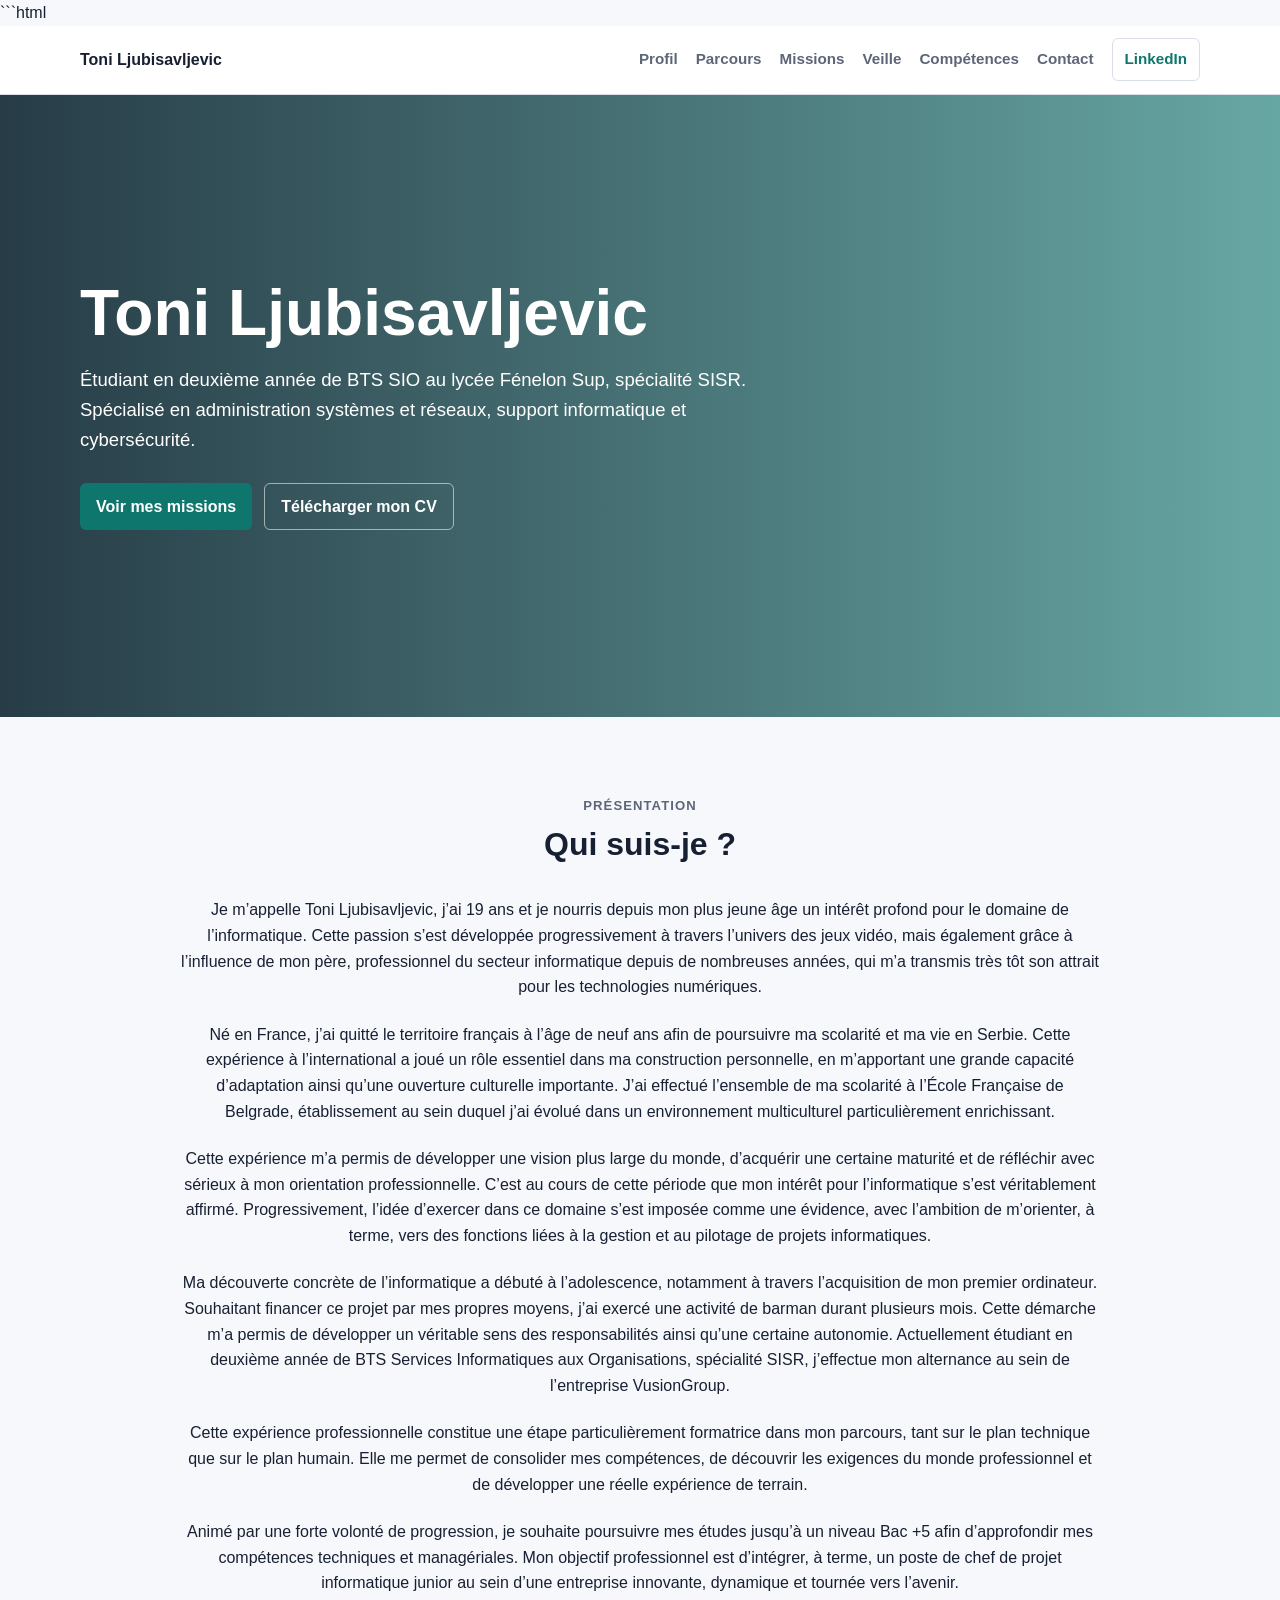
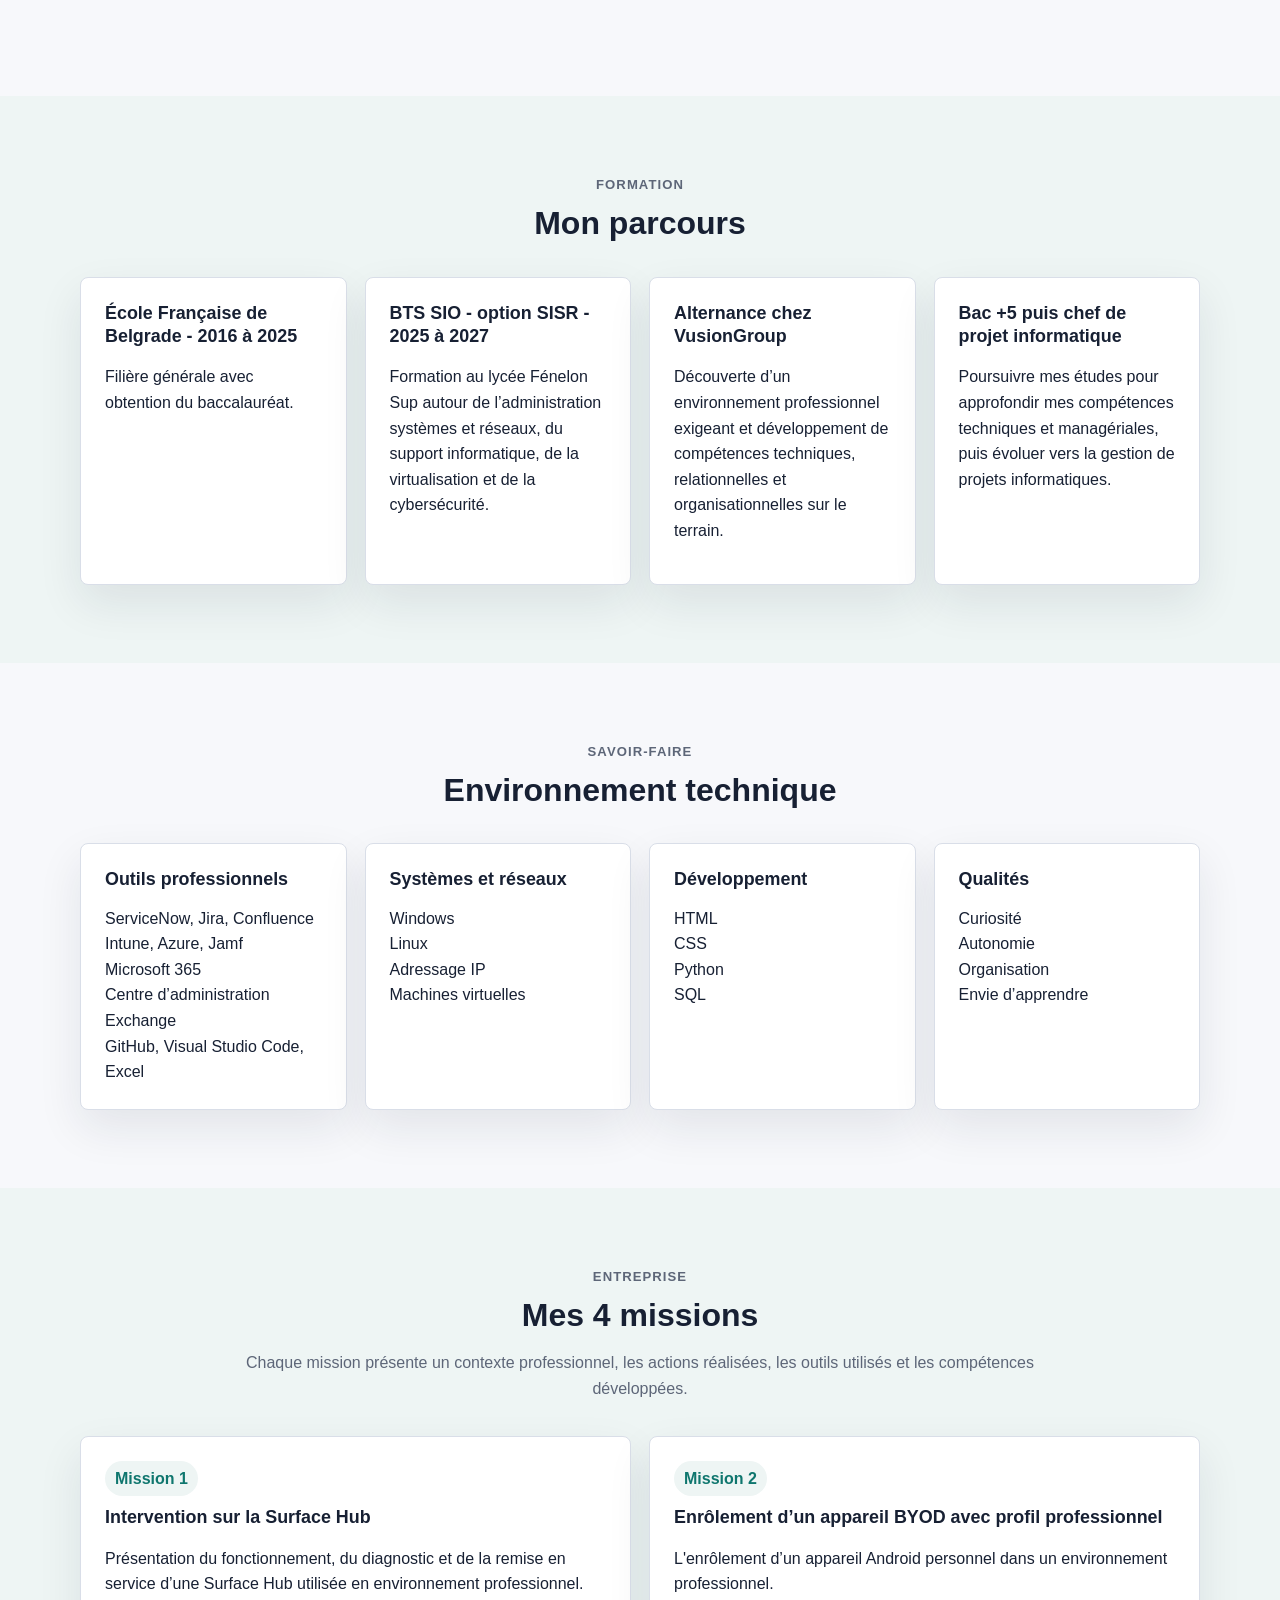
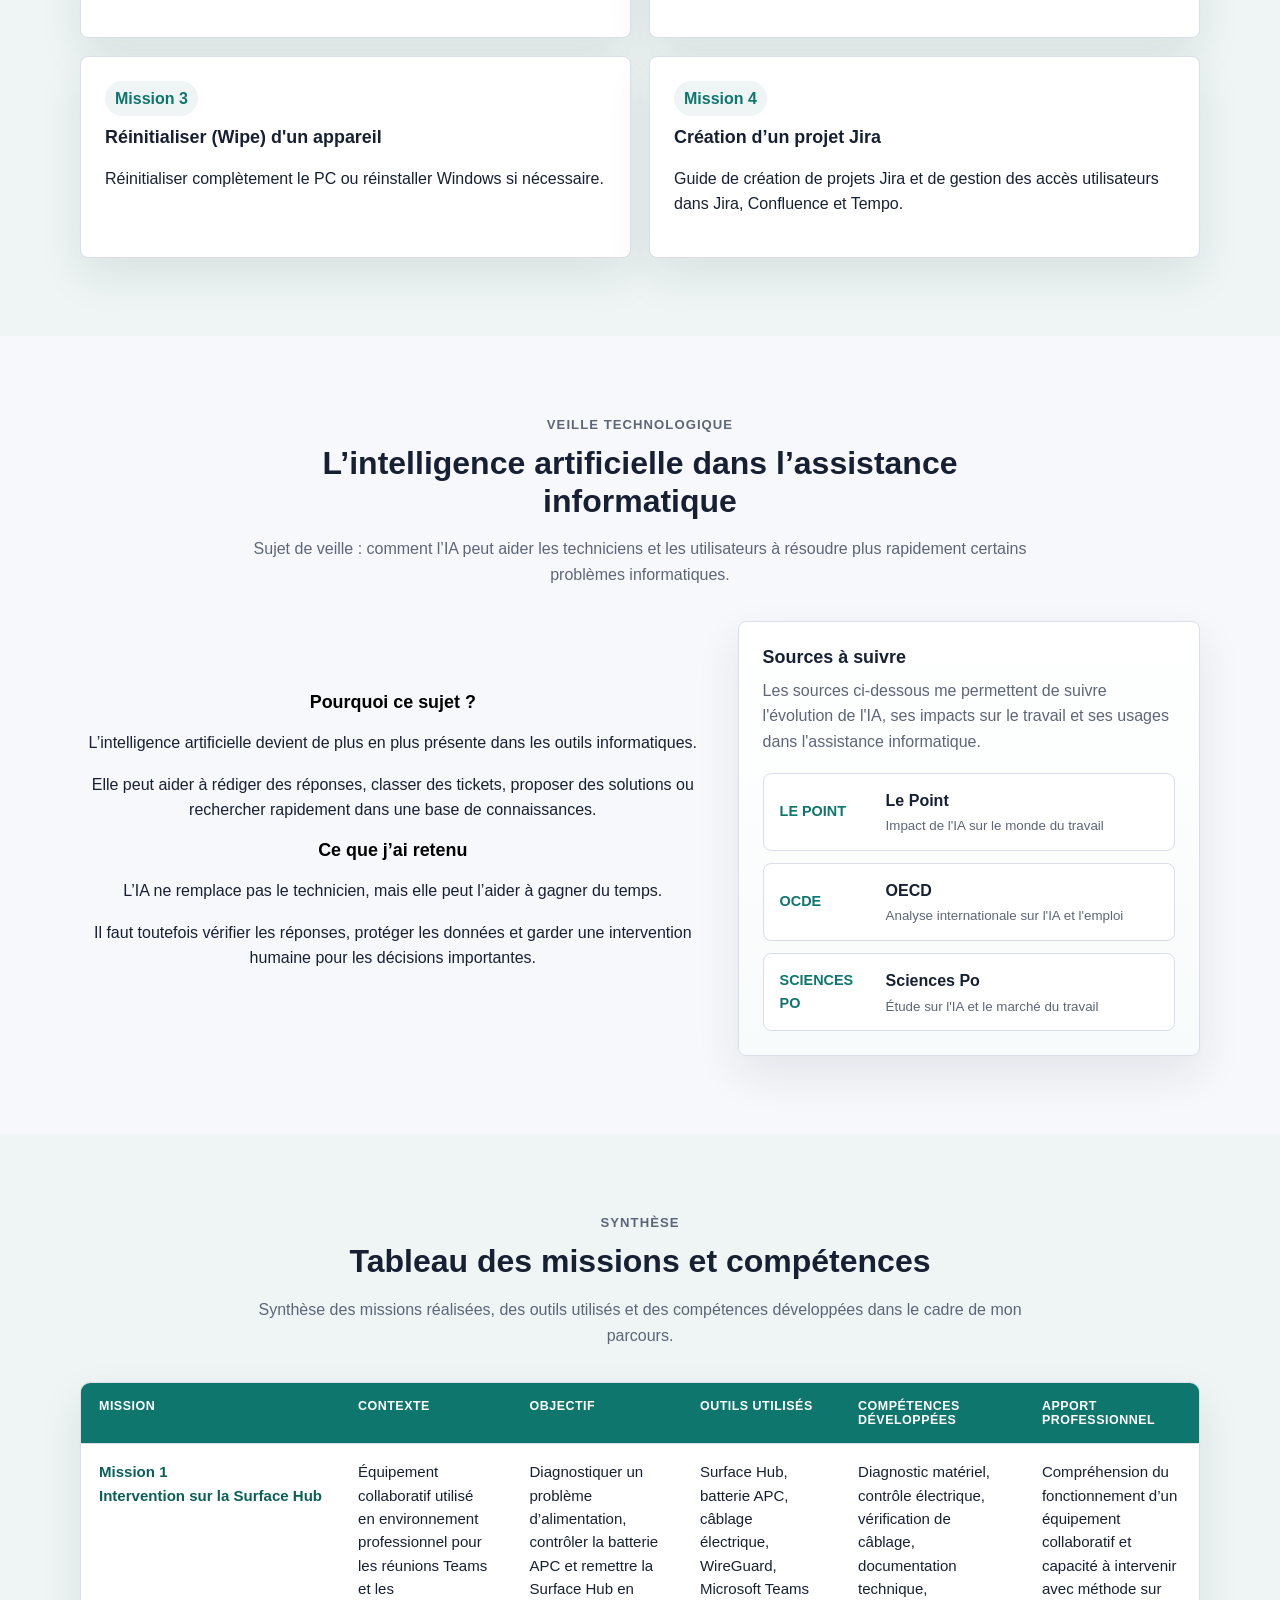
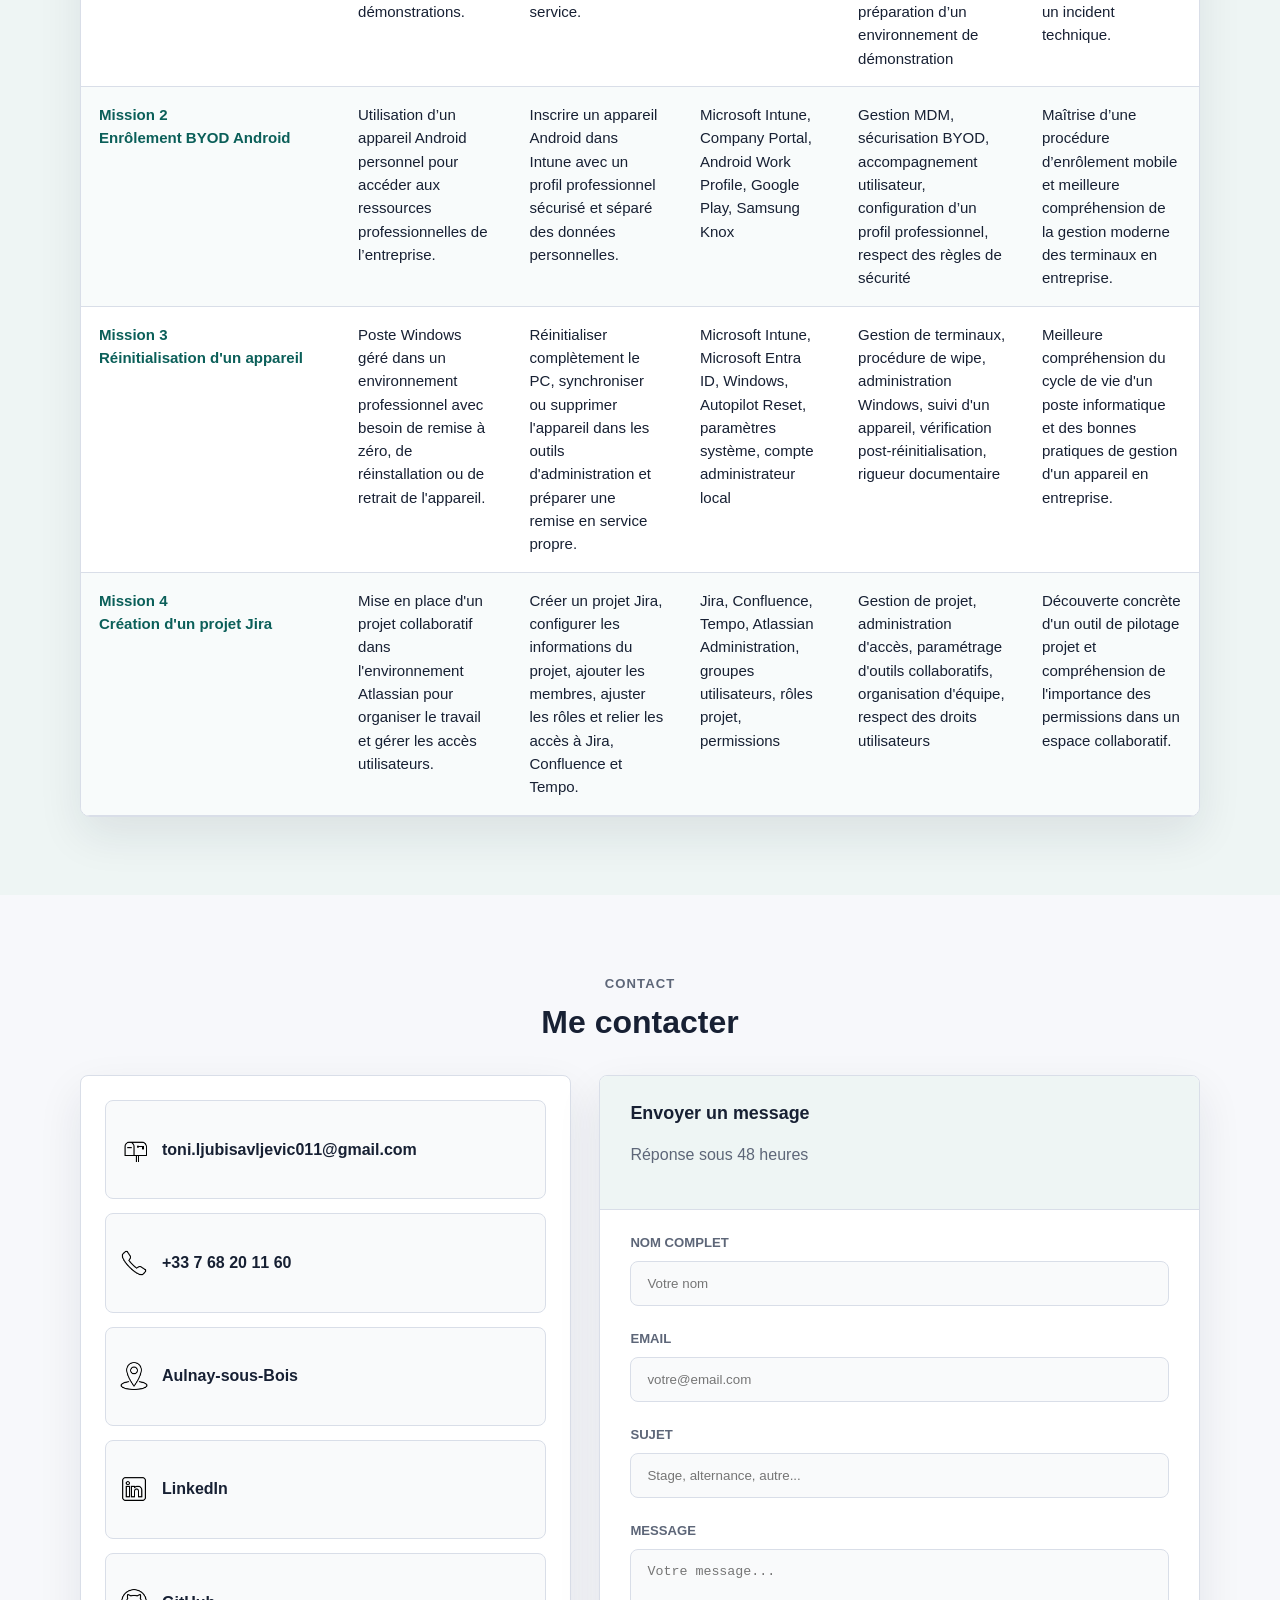
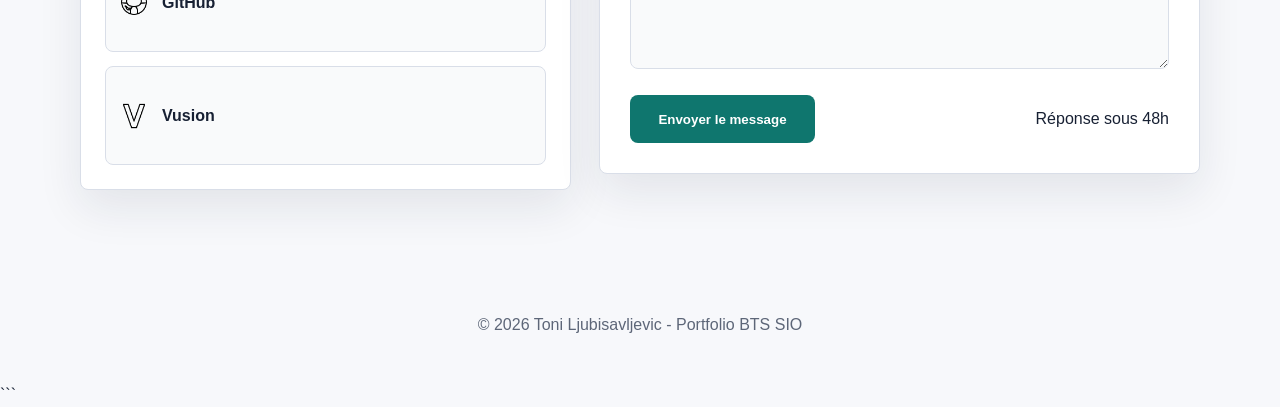
<file: index.html>
```html
<!doctype html>
<html lang="fr">
<head>
  <meta charset="utf-8" />
  <meta name="viewport" content="width=device-width, initial-scale=1" />
  <title>Portfolio BTS SIO - Toni Ljubisavljevic</title>

  <meta
    name="description"
    content="Portfolio de Toni Ljubisavljevic, étudiant en BTS SIO option SISR."
  />

  <link rel="stylesheet" href="styles.css" />
</head>

<body>

<header class="site-header">

  <nav class="nav" aria-label="Navigation principale">

    <a class="brand" href="#accueil">
      Toni Ljubisavljevic
    </a>

    <button
      class="nav-toggle"
      type="button"
      aria-expanded="false"
      aria-controls="menu"
    >
      Menu
    </button>

    <div class="nav-links" id="menu">

      <a href="#profil">Profil</a>
      <a href="#parcours">Parcours</a>
      <a href="#missions">Missions</a>
      <a href="#veille">Veille</a>
      <a href="#competences">Compétences</a>
      <a href="#contact">Contact</a>

      <a
        class="linkedin-link"
        href="https://www.linkedin.com/in/toni-ljubisavljevic-69410831a/"
        target="_blank"
        rel="noreferrer"
      >
        LinkedIn
      </a>

    </div>

  </nav>

</header>

<main>

  <section class="hero" id="accueil">

    <div class="hero-layout hero-layout-simple">

      <div class="hero-content">

        <h1>Toni Ljubisavljevic</h1>

        <p>
          Étudiant en deuxième année de BTS SIO au lycée Fénelon Sup,
          spécialité SISR.
          Spécialisé en administration systèmes et réseaux,
          support informatique et cybersécurité.
        </p>

        <div class="hero-actions">

          <a class="button primary" href="#missions">
            Voir mes missions
          </a>

          <a
            class="button secondary"
            href="assets/cv-toni-ljubisavljevic.pdf"
            download
          >
            Télécharger mon CV
          </a>

        </div>

      </div>

    </div>

  </section>

  <section class="section" id="profil">

    <div class="section-heading centered">
      <p class="kicker">Présentation</p>
      <h2>Qui suis-je ?</h2>
    </div>

    <div class="profile-text profile-text-centered">

      <p>
        Je m’appelle Toni Ljubisavljevic, j’ai 19 ans et je nourris depuis mon plus jeune âge
        un intérêt profond pour le domaine de l’informatique. Cette passion s’est développée progressivement
        à travers l’univers des jeux vidéo, mais également grâce à l’influence de mon père,
        professionnel du secteur informatique depuis de nombreuses années, qui m’a transmis très tôt
        son attrait pour les technologies numériques.
      </p>

      <p>
        Né en France, j’ai quitté le territoire français à l’âge de neuf ans afin de poursuivre
        ma scolarité et ma vie en Serbie. Cette expérience à l’international a joué un rôle essentiel
        dans ma construction personnelle, en m’apportant une grande capacité d’adaptation ainsi qu’une
        ouverture culturelle importante. J’ai effectué l’ensemble de ma scolarité à l’École Française
        de Belgrade, établissement au sein duquel j’ai évolué dans un environnement multiculturel
        particulièrement enrichissant.
      </p>

      <p>
        Cette expérience m’a permis de développer une vision plus large du monde, d’acquérir une certaine
        maturité et de réfléchir avec sérieux à mon orientation professionnelle. C’est au cours de cette
        période que mon intérêt pour l’informatique s’est véritablement affirmé. Progressivement, l’idée
        d’exercer dans ce domaine s’est imposée comme une évidence, avec l’ambition de m’orienter, à terme,
        vers des fonctions liées à la gestion et au pilotage de projets informatiques.
      </p>

      <p>
        Ma découverte concrète de l’informatique a débuté à l’adolescence, notamment à travers l’acquisition
        de mon premier ordinateur. Souhaitant financer ce projet par mes propres moyens, j’ai exercé une
        activité de barman durant plusieurs mois. Cette démarche m’a permis de développer un véritable sens
        des responsabilités ainsi qu’une certaine autonomie. Actuellement étudiant en deuxième année de BTS
        Services Informatiques aux Organisations, spécialité SISR, j’effectue mon alternance au sein de
        l’entreprise VusionGroup.
      </p>

      <p>
        Cette expérience professionnelle constitue une étape particulièrement formatrice dans mon parcours,
        tant sur le plan technique que sur le plan humain. Elle me permet de consolider mes compétences,
        de découvrir les exigences du monde professionnel et de développer une réelle expérience de terrain.
      </p>

      <p>
        Animé par une forte volonté de progression, je souhaite poursuivre mes études jusqu’à un niveau Bac +5
        afin d’approfondir mes compétences techniques et managériales. Mon objectif professionnel est d’intégrer,
        à terme, un poste de chef de projet informatique junior au sein d’une entreprise innovante, dynamique
        et tournée vers l’avenir.
      </p>

    </div>

  </section>

  <section class="section muted" id="parcours">

    <div class="section-heading centered">
      <p class="kicker">Formation</p>
      <h2>Mon parcours</h2>
    </div>

    <div class="timeline">

      <article class="animated-card">

        <h3>
          École Française de Belgrade - 2016 à 2025
        </h3>

        <p>
          Filière générale avec obtention du baccalauréat.
        </p>

      </article>

      <article class="animated-card">

        <h3>
          BTS SIO - option SISR - 2025 à 2027
        </h3>

        <p>
          Formation au lycée Fénelon Sup
          autour de l’administration systèmes et réseaux,
          du support informatique,
          de la virtualisation
          et de la cybersécurité.
        </p>

      </article>

      <article class="animated-card">

        <h3>
          Alternance chez VusionGroup
        </h3>

        <p>
          Découverte d’un environnement professionnel exigeant
          et développement de compétences techniques,
          relationnelles et organisationnelles sur le terrain.
        </p>

      </article>

      <article class="animated-card">

        <h3>
          Bac +5 puis chef de projet informatique
        </h3>

        <p>
          Poursuivre mes études pour approfondir
          mes compétences techniques et managériales,
          puis évoluer vers la gestion de projets informatiques.
        </p>

      </article>

    </div>

  </section>

  <section class="section" id="outils">

    <div class="section-heading centered">
      <p class="kicker">Savoir-faire</p>
      <h2>Environnement technique</h2>
    </div>

    <div class="tech-stack">

      <div class="tech-column animated-card">

        <h3>Outils professionnels</h3>

        <p>
          ServiceNow, Jira, Confluence<br>
          Intune, Azure, Jamf<br>
          Microsoft 365<br>
          Centre d’administration Exchange<br>
          GitHub, Visual Studio Code, Excel
        </p>

      </div>

      <div class="tech-column animated-card">

        <h3>Systèmes et réseaux</h3>

        <p>
          Windows<br>
          Linux<br>
          Adressage IP<br>
          Machines virtuelles
        </p>

      </div>

      <div class="tech-column animated-card">

        <h3>Développement</h3>

        <p>
          HTML<br>
          CSS<br>
          Python<br>
          SQL
        </p>

      </div>

      <div class="tech-column animated-card">

        <h3>Qualités</h3>

        <p>
          Curiosité<br>
          Autonomie<br>
          Organisation<br>
          Envie d’apprendre
        </p>

      </div>

    </div>

  </section>

  <section class="section muted" id="missions">

    <div class="section-heading centered">

      <p class="kicker">Entreprise</p>

      <h2>Mes 4 missions</h2>

      <p>
        Chaque mission présente un contexte professionnel,
        les actions réalisées,
        les outils utilisés
        et les compétences développées.
      </p>

    </div>

    <div class="missions-grid">

      <a
        class="mission-card clickable-card animated-card"
        href="mission-1.html"
      >

        <span>Mission 1</span>

        <h3>
          Intervention sur la Surface Hub
        </h3>

        <p>
          Présentation du fonctionnement, du diagnostic et de la remise en service
          d’une Surface Hub utilisée en environnement professionnel.
        </p>

      </a>

      <a
        class="mission-card clickable-card animated-card"
        href="mission-2.html"
      >

        <span>Mission 2</span>

        <h3>
          Enrôlement d’un appareil BYOD avec profil professionnel
        </h3>

        <p>
          L'enrôlement d’un appareil Android personnel
          dans un environnement professionnel.
        </p>

      </a>

      <a
        class="mission-card clickable-card animated-card"
        href="mission-3.html"
      >

        <span>Mission 3</span>

        <h3>
          Réinitialiser (Wipe) d'un appareil
        </h3>

        <p>
          Réinitialiser complètement le PC
          ou réinstaller Windows si nécessaire.
        </p>

      </a>

      <a
        class="mission-card clickable-card animated-card"
        href="mission-4.html"
      >

        <span>Mission 4</span>

        <h3>
          Création d’un projet Jira
        </h3>

        <p>
          Guide de création de projets Jira et de gestion des 
          accès utilisateurs dans Jira, Confluence et Tempo.
        </p>

      </a>

    </div>

  </section>

  <section class="section" id="veille">

    <div class="section-heading centered">

      <p class="kicker">Veille technologique</p>

      <h2>
        L’intelligence artificielle
        dans l’assistance informatique
      </h2>

      <p>
        Sujet de veille :
        comment l’IA peut aider les techniciens
        et les utilisateurs
        à résoudre plus rapidement
        certains problèmes informatiques.
      </p>

    </div>

    <div class="two-columns">

      <div class="veille-text-centered">

        <h3 style="color: #000;">Pourquoi ce sujet ?</h3>

        <p>
          L’intelligence artificielle devient de plus en plus présente
          dans les outils informatiques.
        </p>

        <p>
          Elle peut aider à rédiger des réponses,
          classer des tickets,
          proposer des solutions
          ou rechercher rapidement
          dans une base de connaissances.
        </p>

        <h3 style="color: #000;">Ce que j’ai retenu</h3>

        <p>
          L’IA ne remplace pas le technicien,
          mais elle peut l’aider à gagner du temps.
        </p>

        <p>
          Il faut toutefois vérifier les réponses,
          protéger les données
          et garder une intervention humaine
          pour les décisions importantes.
        </p>

      </div>

      <div class="veille-links-panel">

        <h3>Sources à suivre</h3>
        <p>
          Les sources ci-dessous me permettent de suivre l'évolution de l'IA,
          ses impacts sur le travail et ses usages dans l'assistance informatique.
        </p>

        <div class="veille-sources-grid">

          <a
            class="veille-source-card"
            href="https://www.lepoint.fr/economie/lia-bientot-a-lorigine-dune-vague-de-burn-out-sans-precedent-VHYWG57EQZEBVNVTMHUCAUZBCI/"
            target="_blank"
            rel="noreferrer"
          >
            <strong>Le Point</strong>
            <span>Le Point</span>
            <small>Impact de l'IA sur le monde du travail</small>
          </a>

          <a
            class="veille-source-card"
            href="https://www.oecd.org/fr/topics/sub-issues/ai-and-work.html"
            target="_blank"
            rel="noreferrer"
          >
            <strong>OCDE</strong>
            <span>OECD</span>
            <small>Analyse internationale sur l'IA et l'emploi</small>
          </a>

          <a
            class="veille-source-card"
            href="https://www.sciencespo.fr/women-in-business/fr/actualites/article-artificial-intelligence-and-the-labor-market/"
            target="_blank"
            rel="noreferrer"
          >
            <strong>Sciences Po</strong>
            <span>Sciences Po</span>
            <small>Étude sur l'IA et le marché du travail</small>
          </a>

        </div>

      </div>

    </div>

  </section>

  <section class="section muted" id="competences">

    <div class="section-heading centered">

      <p class="kicker">Synthèse</p>

      <h2>Tableau des missions et compétences</h2>

      <p>
        Synthèse des missions réalisées, des outils utilisés
        et des compétences développées dans le cadre de mon parcours.
      </p>

    </div>

    <div class="table-wrap">

      <table>

        <thead>

          <tr>
            <th>Mission</th>
            <th>Contexte</th>
            <th>Objectif</th>
            <th>Outils utilisés</th>
            <th>Compétences développées</th>
            <th>Apport professionnel</th>
          </tr>

        </thead>

        <tbody>

          <tr>
            <td>Mission 1<br>Intervention sur la Surface Hub</td>
            <td>Équipement collaboratif utilisé en environnement professionnel pour les réunions Teams et les démonstrations.</td>
            <td>Diagnostiquer un problème d’alimentation, contrôler la batterie APC et remettre la Surface Hub en service.</td>
            <td>Surface Hub, batterie APC, câblage électrique, WireGuard, Microsoft Teams</td>
            <td>Diagnostic matériel, contrôle électrique, vérification de câblage, documentation technique, préparation d’un environnement de démonstration</td>
            <td>Compréhension du fonctionnement d’un équipement collaboratif et capacité à intervenir avec méthode sur un incident technique.</td>
          </tr>

          <tr>
            <td>Mission 2<br>Enrôlement BYOD Android</td>
            <td>Utilisation d’un appareil Android personnel pour accéder aux ressources professionnelles de l’entreprise.</td>
            <td>Inscrire un appareil Android dans Intune avec un profil professionnel sécurisé et séparé des données personnelles.</td>
            <td>Microsoft Intune, Company Portal, Android Work Profile, Google Play, Samsung Knox</td>
            <td>Gestion MDM, sécurisation BYOD, accompagnement utilisateur, configuration d’un profil professionnel, respect des règles de sécurité</td>
            <td>Maîtrise d’une procédure d’enrôlement mobile et meilleure compréhension de la gestion moderne des terminaux en entreprise.</td>
          </tr>

          <tr>
            <td>Mission 3<br>Réinitialisation d'un appareil</td>
            <td>Poste Windows géré dans un environnement professionnel avec besoin de remise à zéro, de réinstallation ou de retrait de l'appareil.</td>
            <td>Réinitialiser complètement le PC, synchroniser ou supprimer l'appareil dans les outils d'administration et préparer une remise en service propre.</td>
            <td>Microsoft Intune, Microsoft Entra ID, Windows, Autopilot Reset, paramètres système, compte administrateur local</td>
            <td>Gestion de terminaux, procédure de wipe, administration Windows, suivi d'un appareil, vérification post-réinitialisation, rigueur documentaire</td>
            <td>Meilleure compréhension du cycle de vie d'un poste informatique et des bonnes pratiques de gestion d'un appareil en entreprise.</td>
          </tr>

          <tr>
            <td>Mission 4<br>Création d'un projet Jira</td>
            <td>Mise en place d'un projet collaboratif dans l'environnement Atlassian pour organiser le travail et gérer les accès utilisateurs.</td>
            <td>Créer un projet Jira, configurer les informations du projet, ajouter les membres, ajuster les rôles et relier les accès à Jira, Confluence et Tempo.</td>
            <td>Jira, Confluence, Tempo, Atlassian Administration, groupes utilisateurs, rôles projet, permissions</td>
            <td>Gestion de projet, administration d'accès, paramétrage d'outils collaboratifs, organisation d'équipe, respect des droits utilisateurs</td>
            <td>Découverte concrète d'un outil de pilotage projet et compréhension de l'importance des permissions dans un espace collaboratif.</td>
          </tr>

        </tbody>

      </table>

    </div>

  </section>

  <section class="section" id="contact">

    <div class="section-heading centered">
      <p class="kicker">Contact</p>
      <h2>Me contacter</h2>
    </div>

    <div class="contact-layout">

      <div class="contact-panel contact-info">

        <div class="contact-item">
          <img src="assets/icons8-mailbox-50.png" alt="Email" />

          <a href="mailto:toni.ljubisavljevic011@gmail.com">
            toni.ljubisavljevic011@gmail.com
          </a>
        </div>

        <div class="contact-item">
          <img src="assets/icons8-telephone-50.png" alt="Téléphone" />

          <a href="tel:+33768201160">
            +33 7 68 20 11 60
          </a>
        </div>

        <div class="contact-item">
          <img src="assets/icons8-place-50.png" alt="Localisation" />

          <span>Aulnay-sous-Bois</span>
        </div>

        <div class="contact-item">
          <img src="assets/icons8-linkedin-50.png" alt="LinkedIn" />

          <a
            href="https://www.linkedin.com/in/toni-ljubisavljevic-69410831a/"
            target="_blank"
            rel="noreferrer"
          >
            LinkedIn
          </a>
        </div>

        <div class="contact-item">
          <img src="assets/icons8-github-50.png" alt="GitHub" />

          <a
            href="https://github.com/bigtoyolo"
            target="_blank"
            rel="noreferrer"
          >
            GitHub
          </a>
        </div>

        <div class="contact-item">
          <img src="assets/icons8-v-50.png" alt="Entreprise" />

          <a
            href="https://www.vusion.com/fr/"
            target="_blank"
            rel="noreferrer"
          >
            Vusion
          </a>
        </div>

      </div>

      <form
        class="contact-form"
        action="https://formspree.io/f/xpqnkrnl"
        method="POST"
      >

        <div class="form-header">
          <h3>Envoyer un message</h3>
          <p>Réponse sous 48 heures</p>
        </div>

        <label for="name">Nom complet</label>

        <input
          id="name"
          name="name"
          type="text"
          placeholder="Votre nom"
          required
        />

        <label for="email">Email</label>

        <input
          id="email"
          name="email"
          type="email"
          placeholder="votre@email.com"
          required
        />

        <label for="subject">Sujet</label>

        <input
          id="subject"
          name="subject"
          type="text"
          placeholder="Stage, alternance, autre..."
          required
        />

        <label for="message">Message</label>

        <textarea
          id="message"
          name="message"
          rows="6"
          placeholder="Votre message..."
          required
        ></textarea>

        <div class="form-footer">

          <button type="submit">
            Envoyer le message
          </button>

          <span>
            Réponse sous 48h
          </span>

        </div>

      </form>

    </div>

  </section>

</main>

<footer class="footer">
  <p>© 2026 Toni Ljubisavljevic - Portfolio BTS SIO</p>
</footer>

<script src="script.js"></script>

</body>
</html>
```
</file>
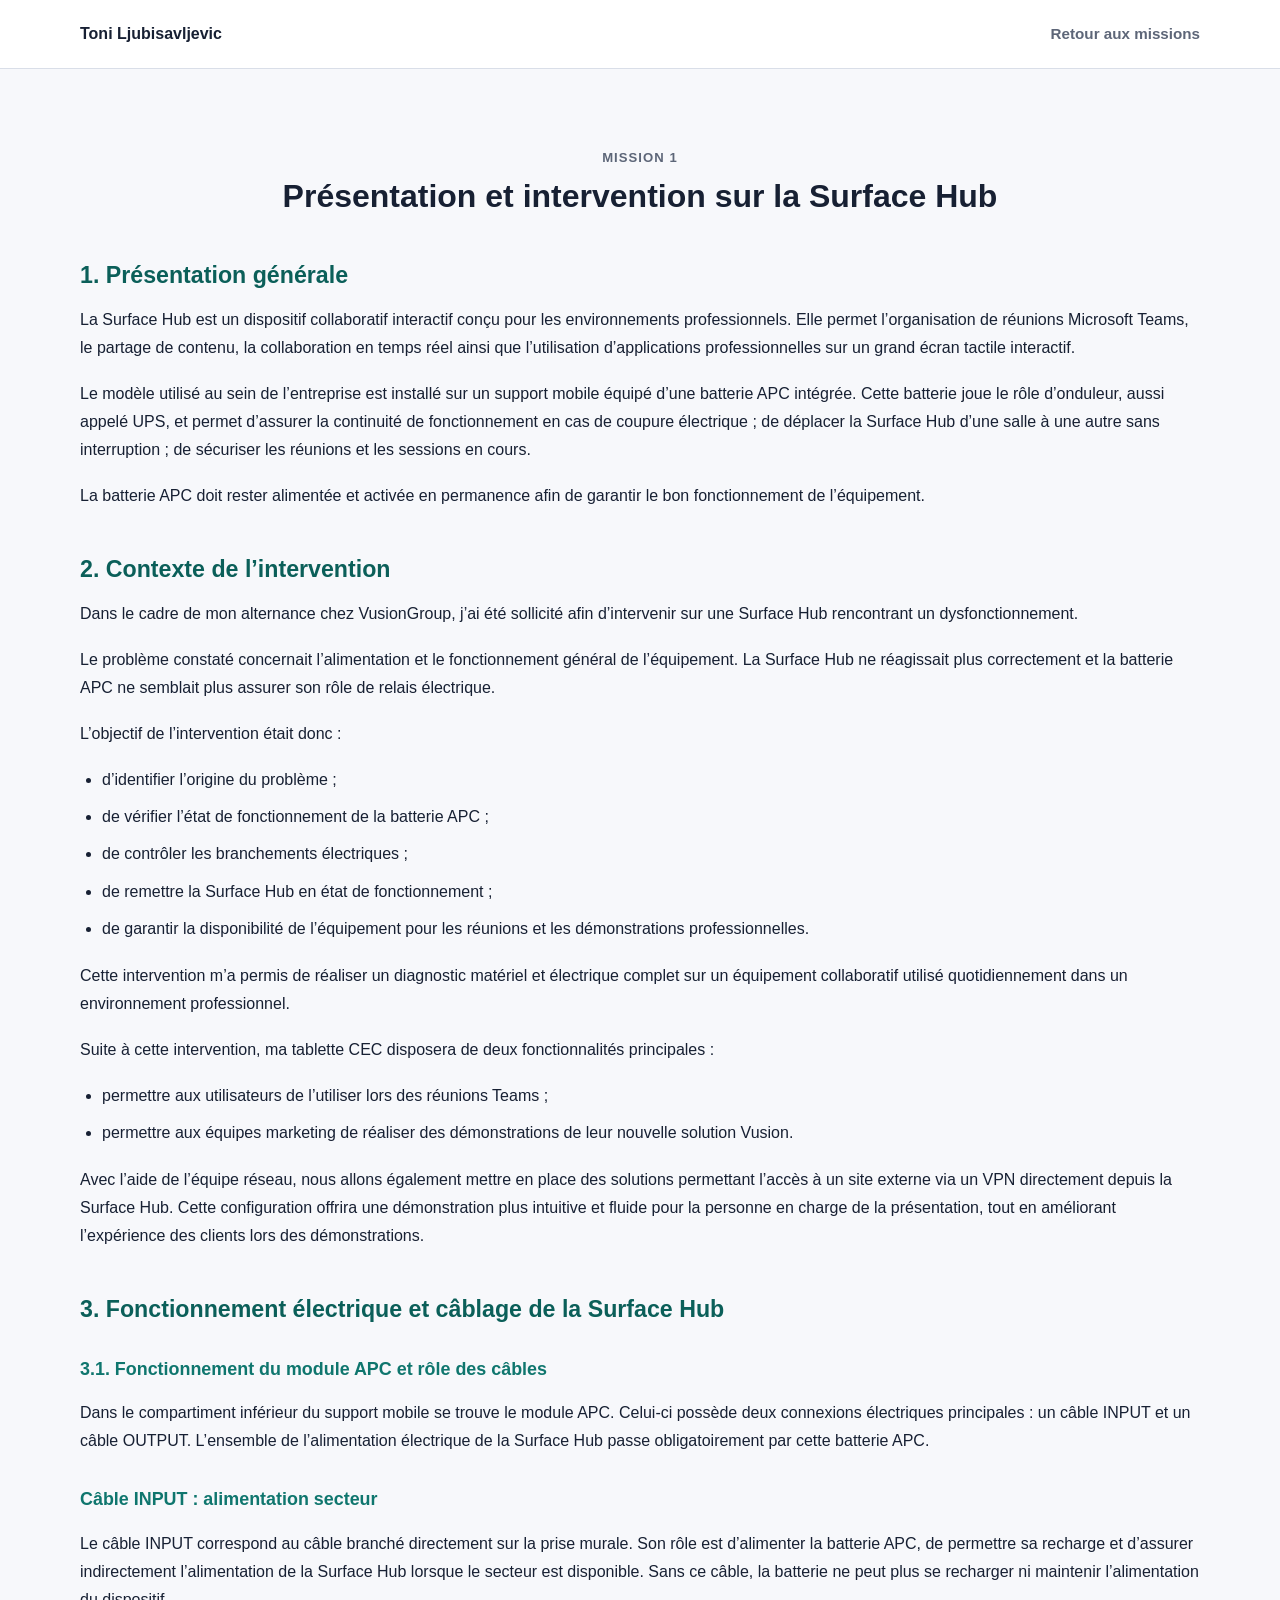
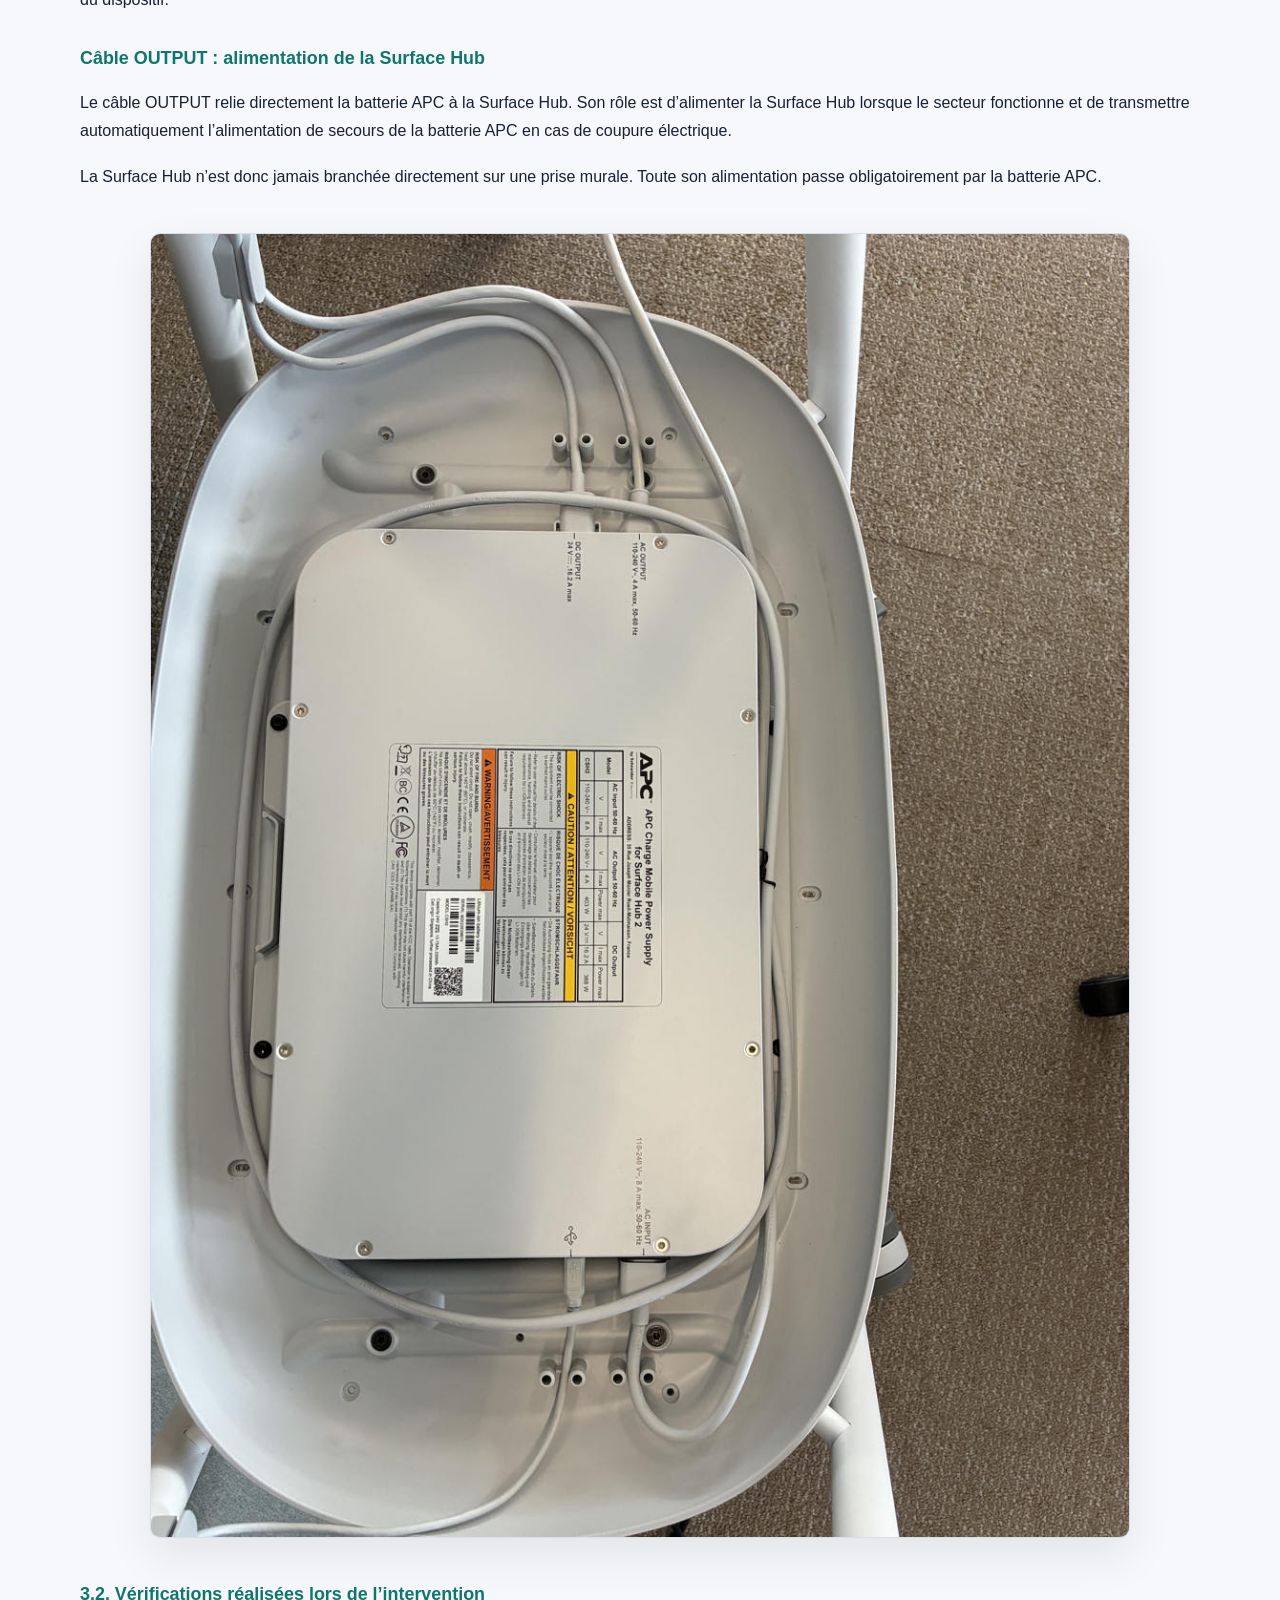
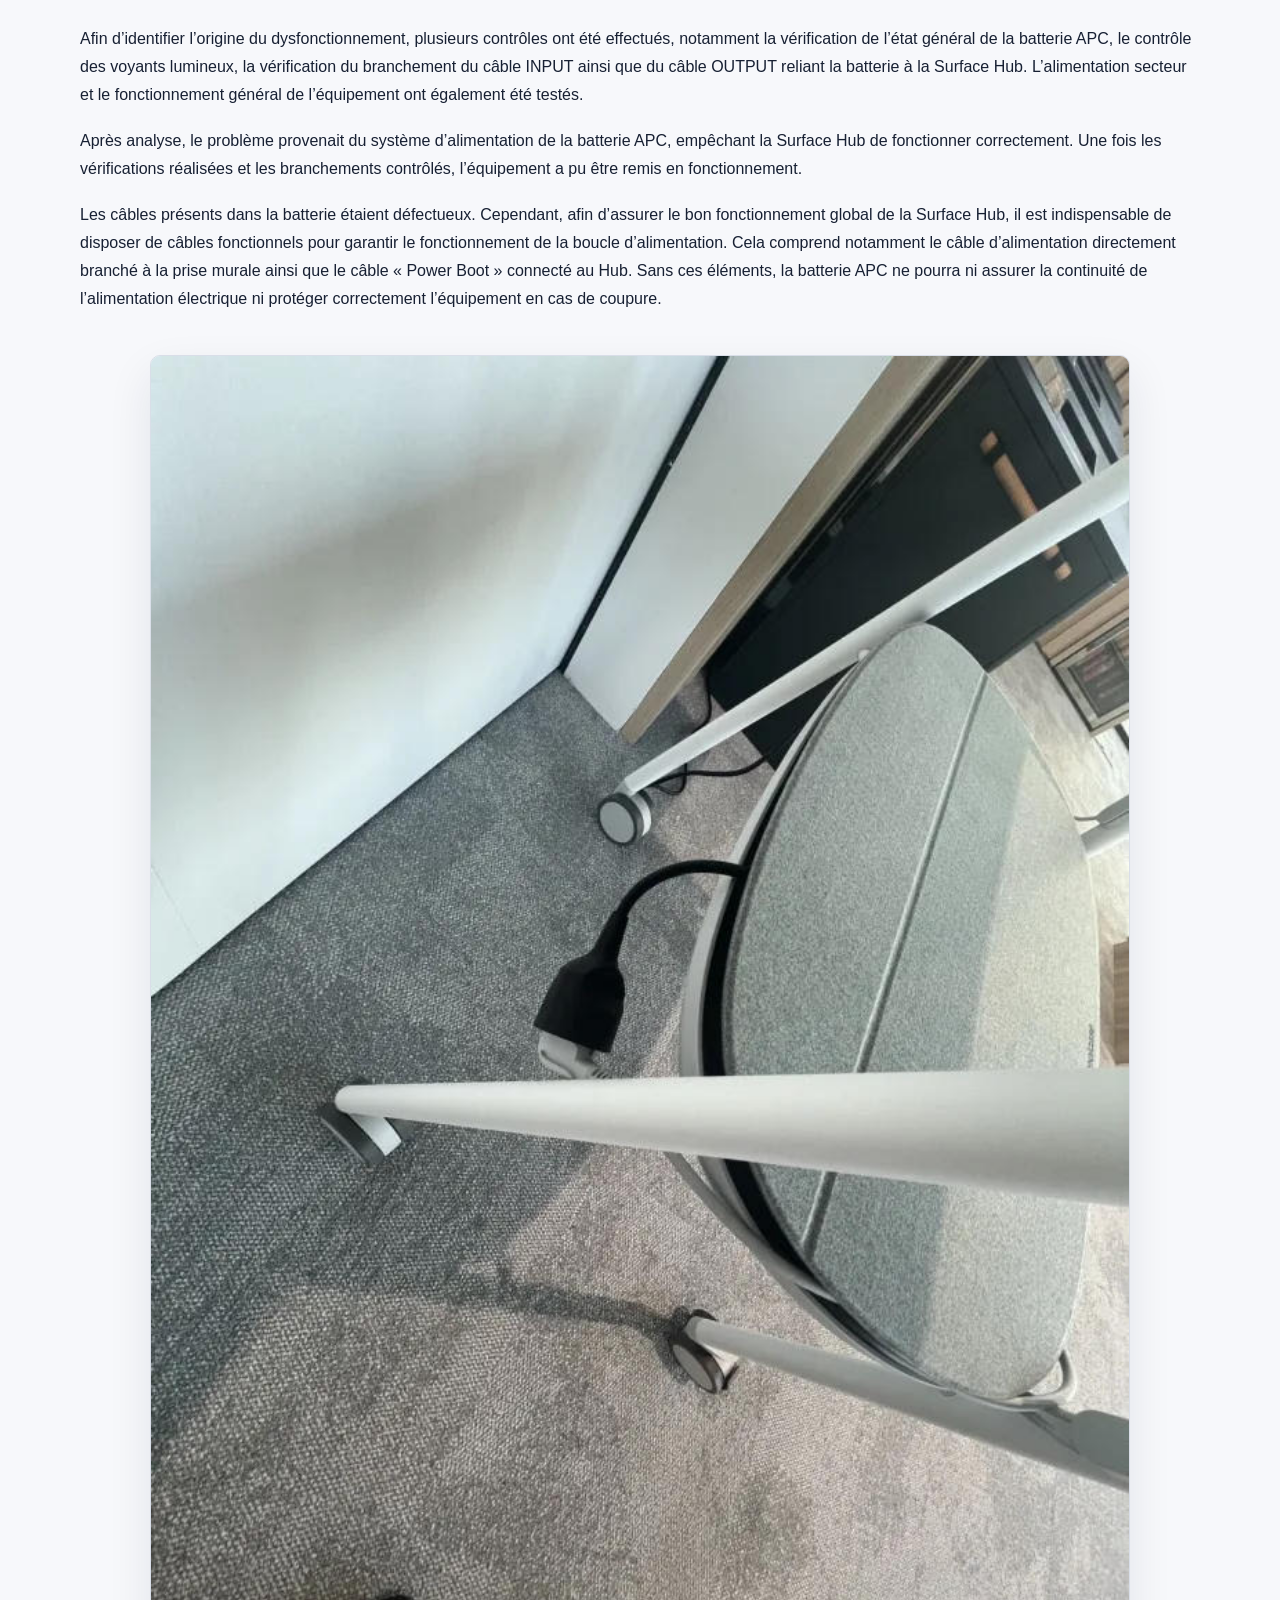
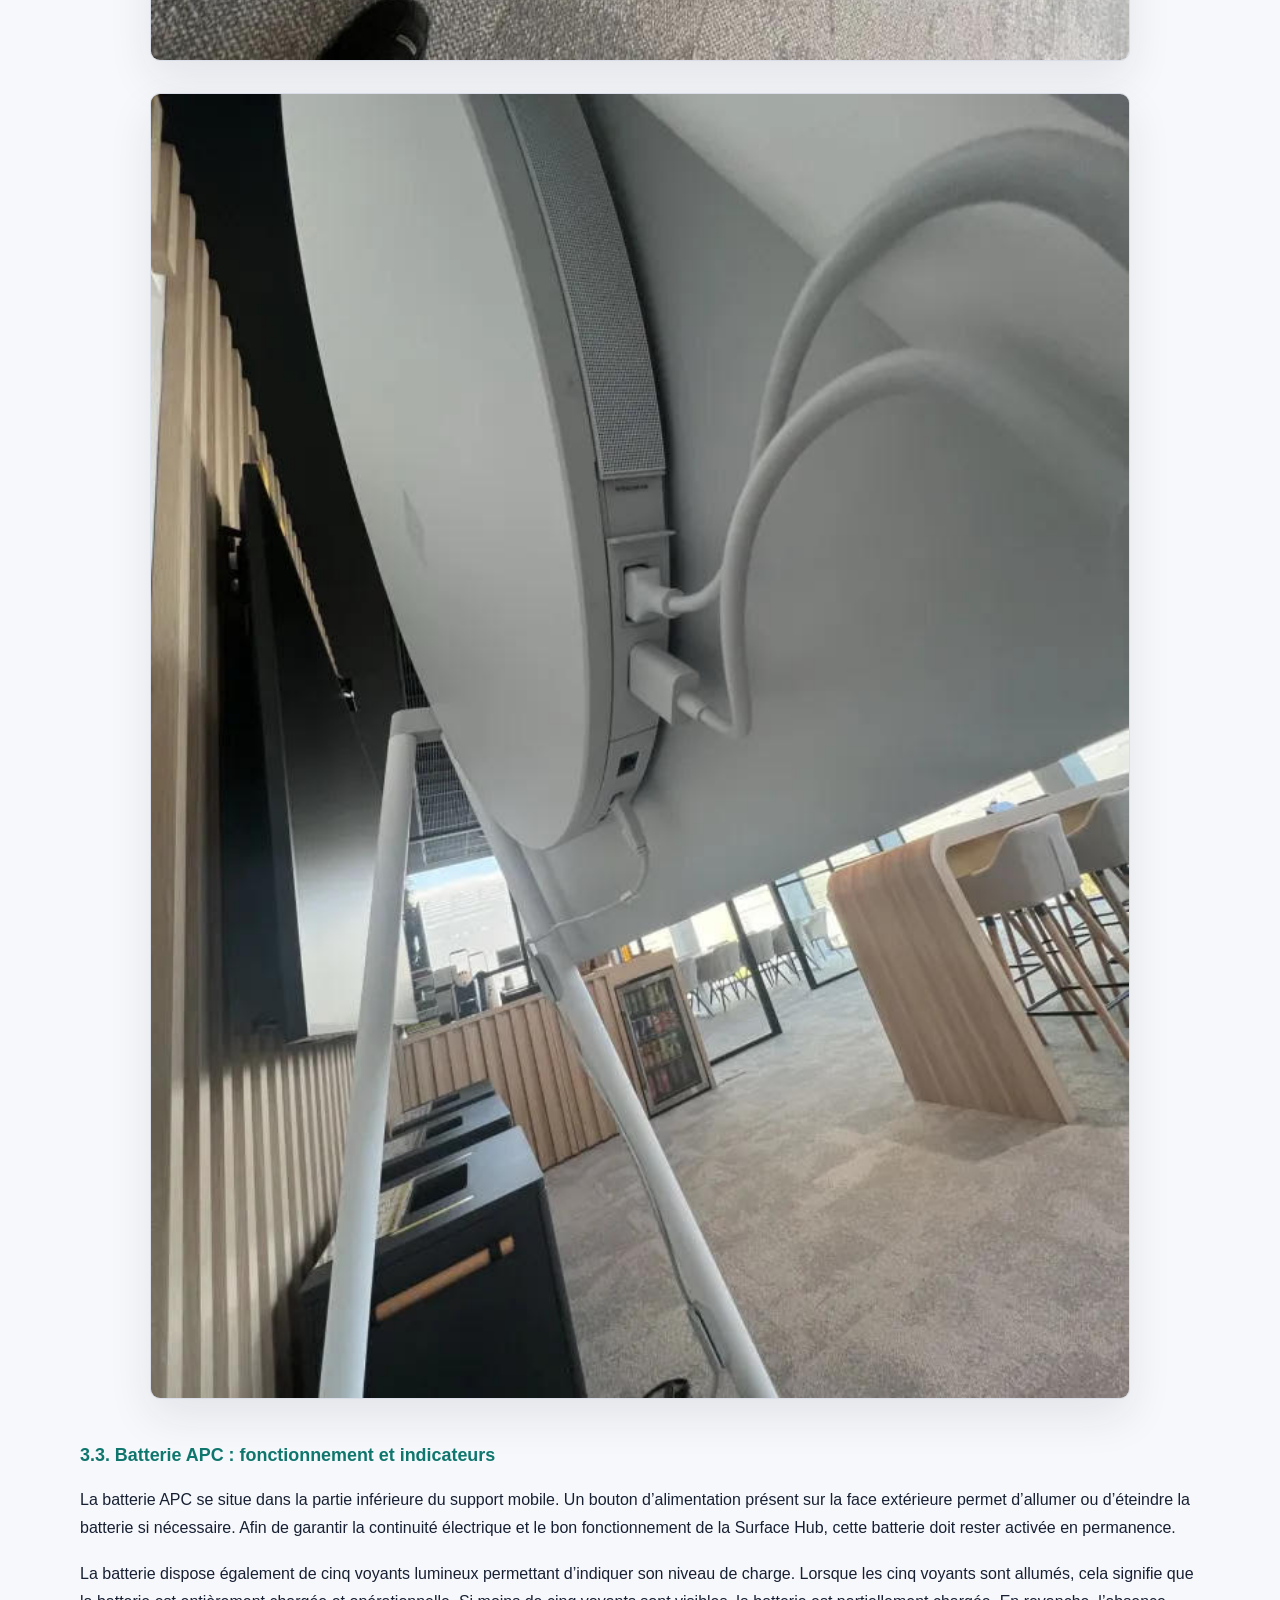
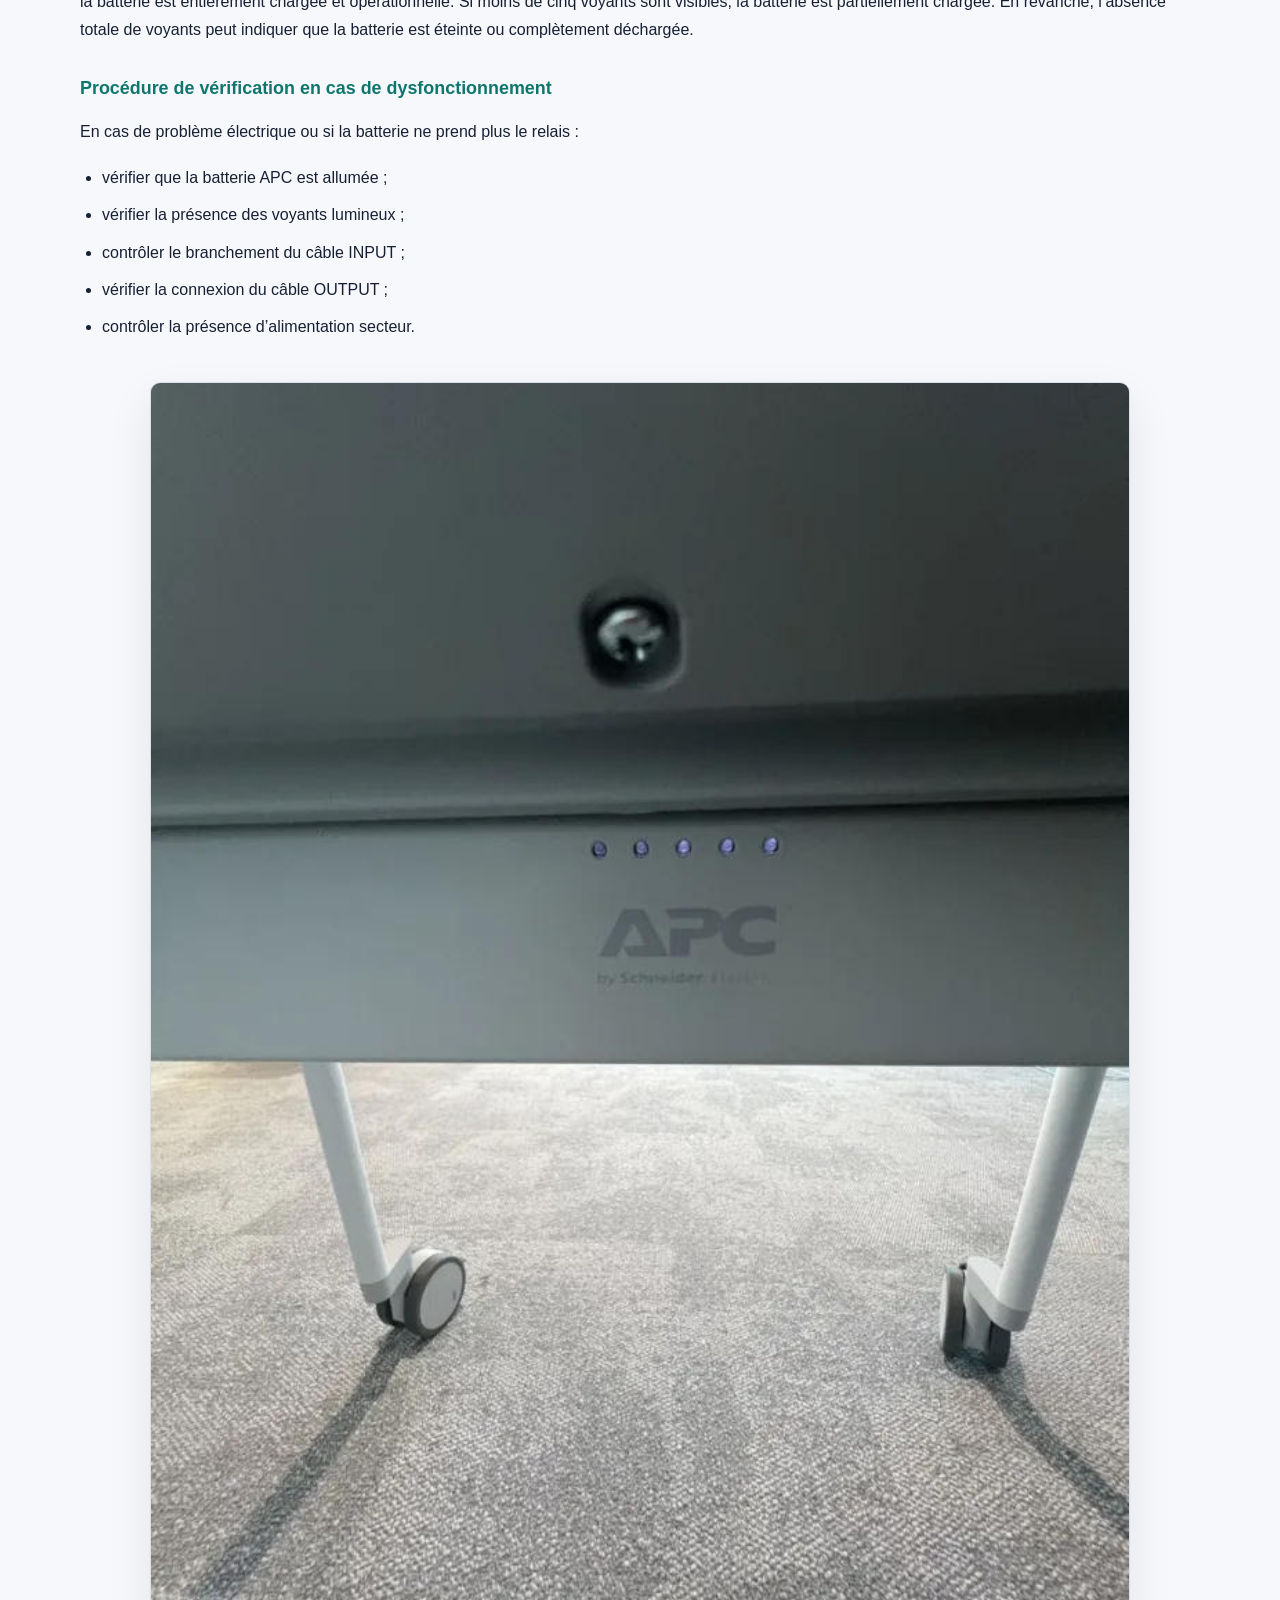
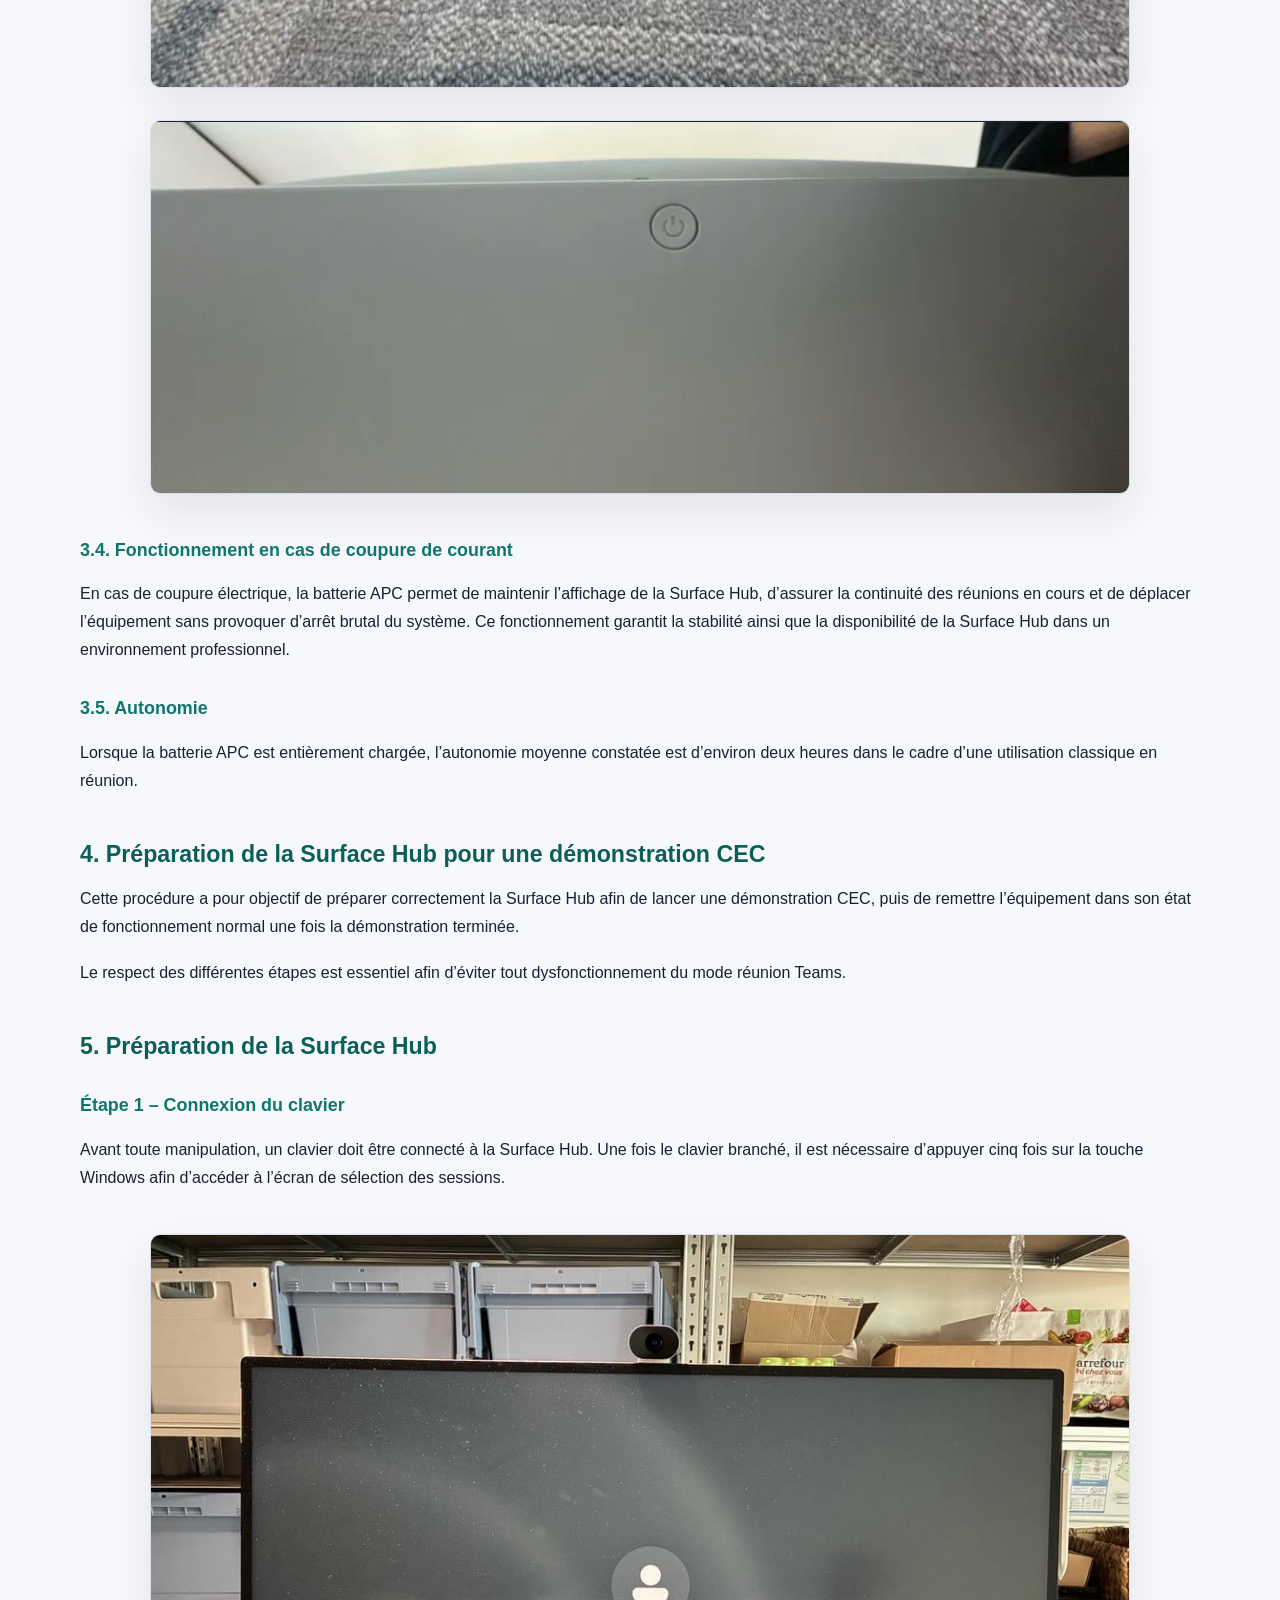
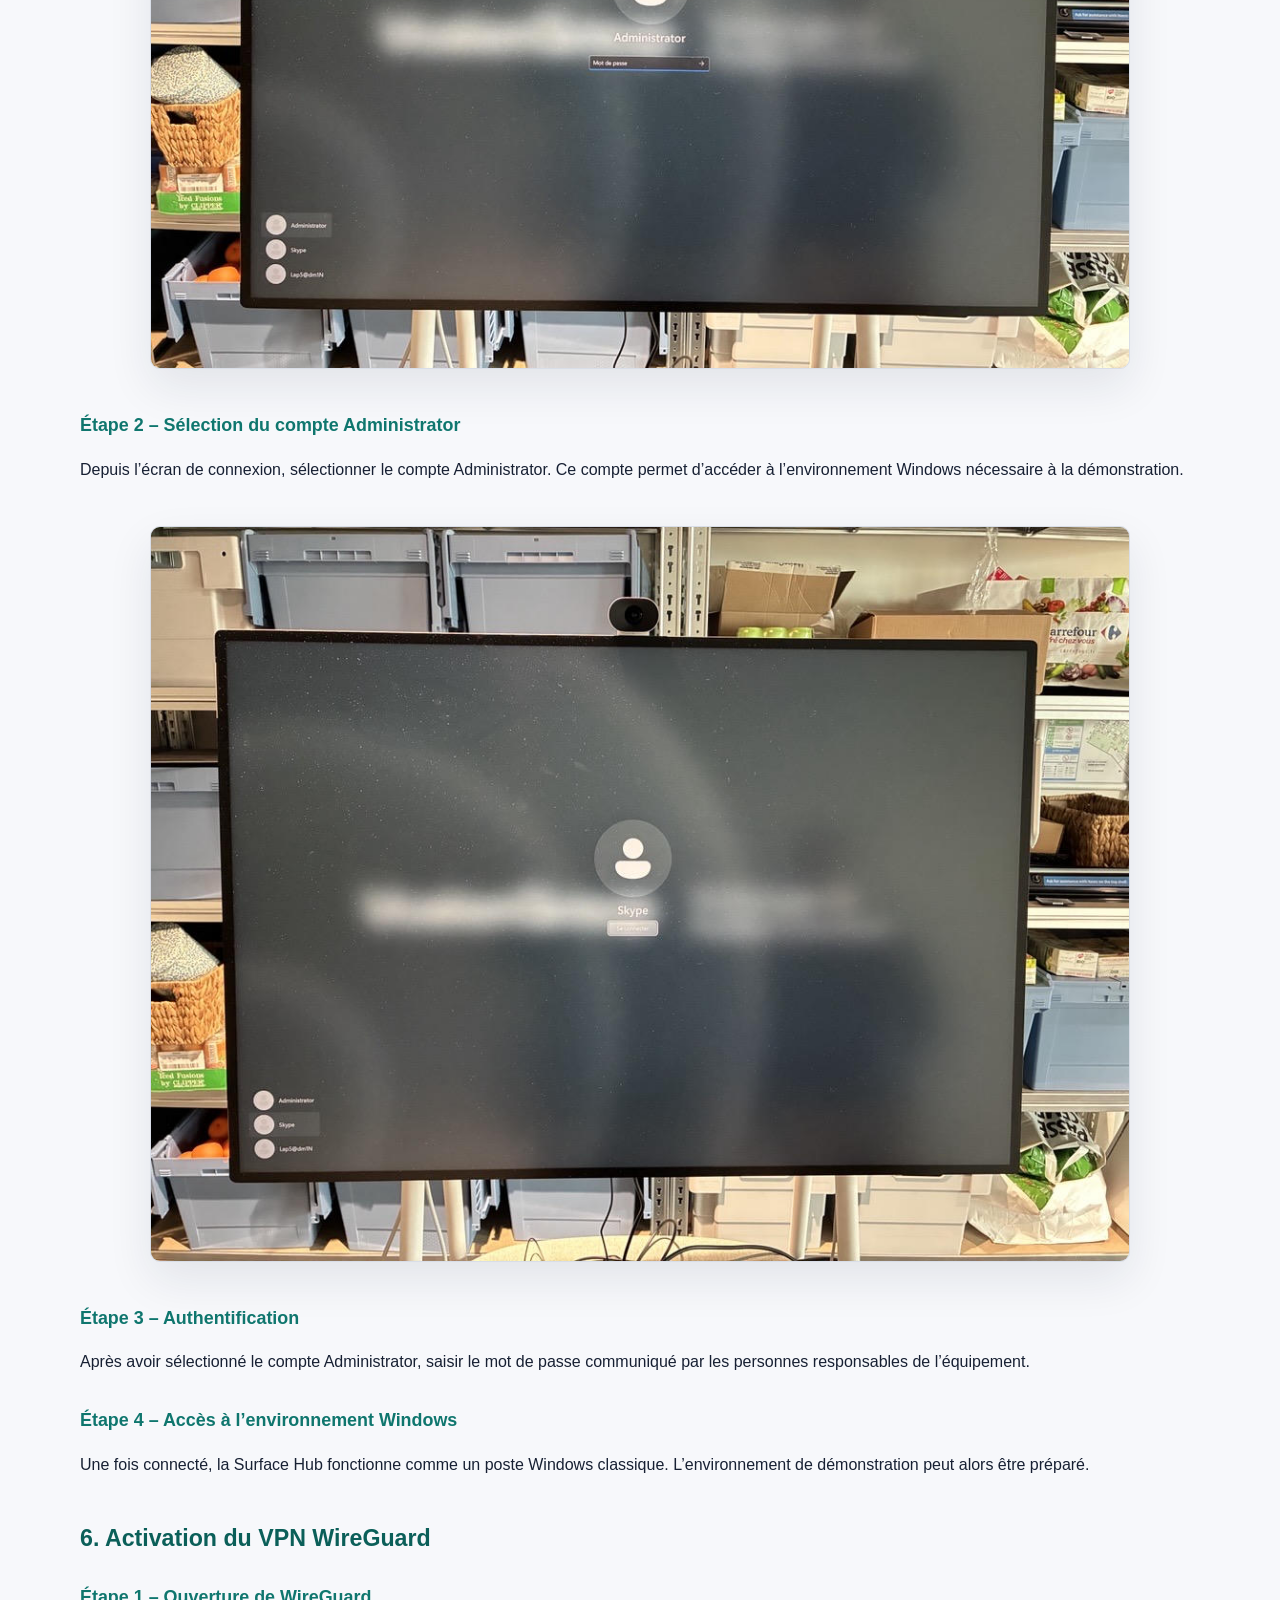
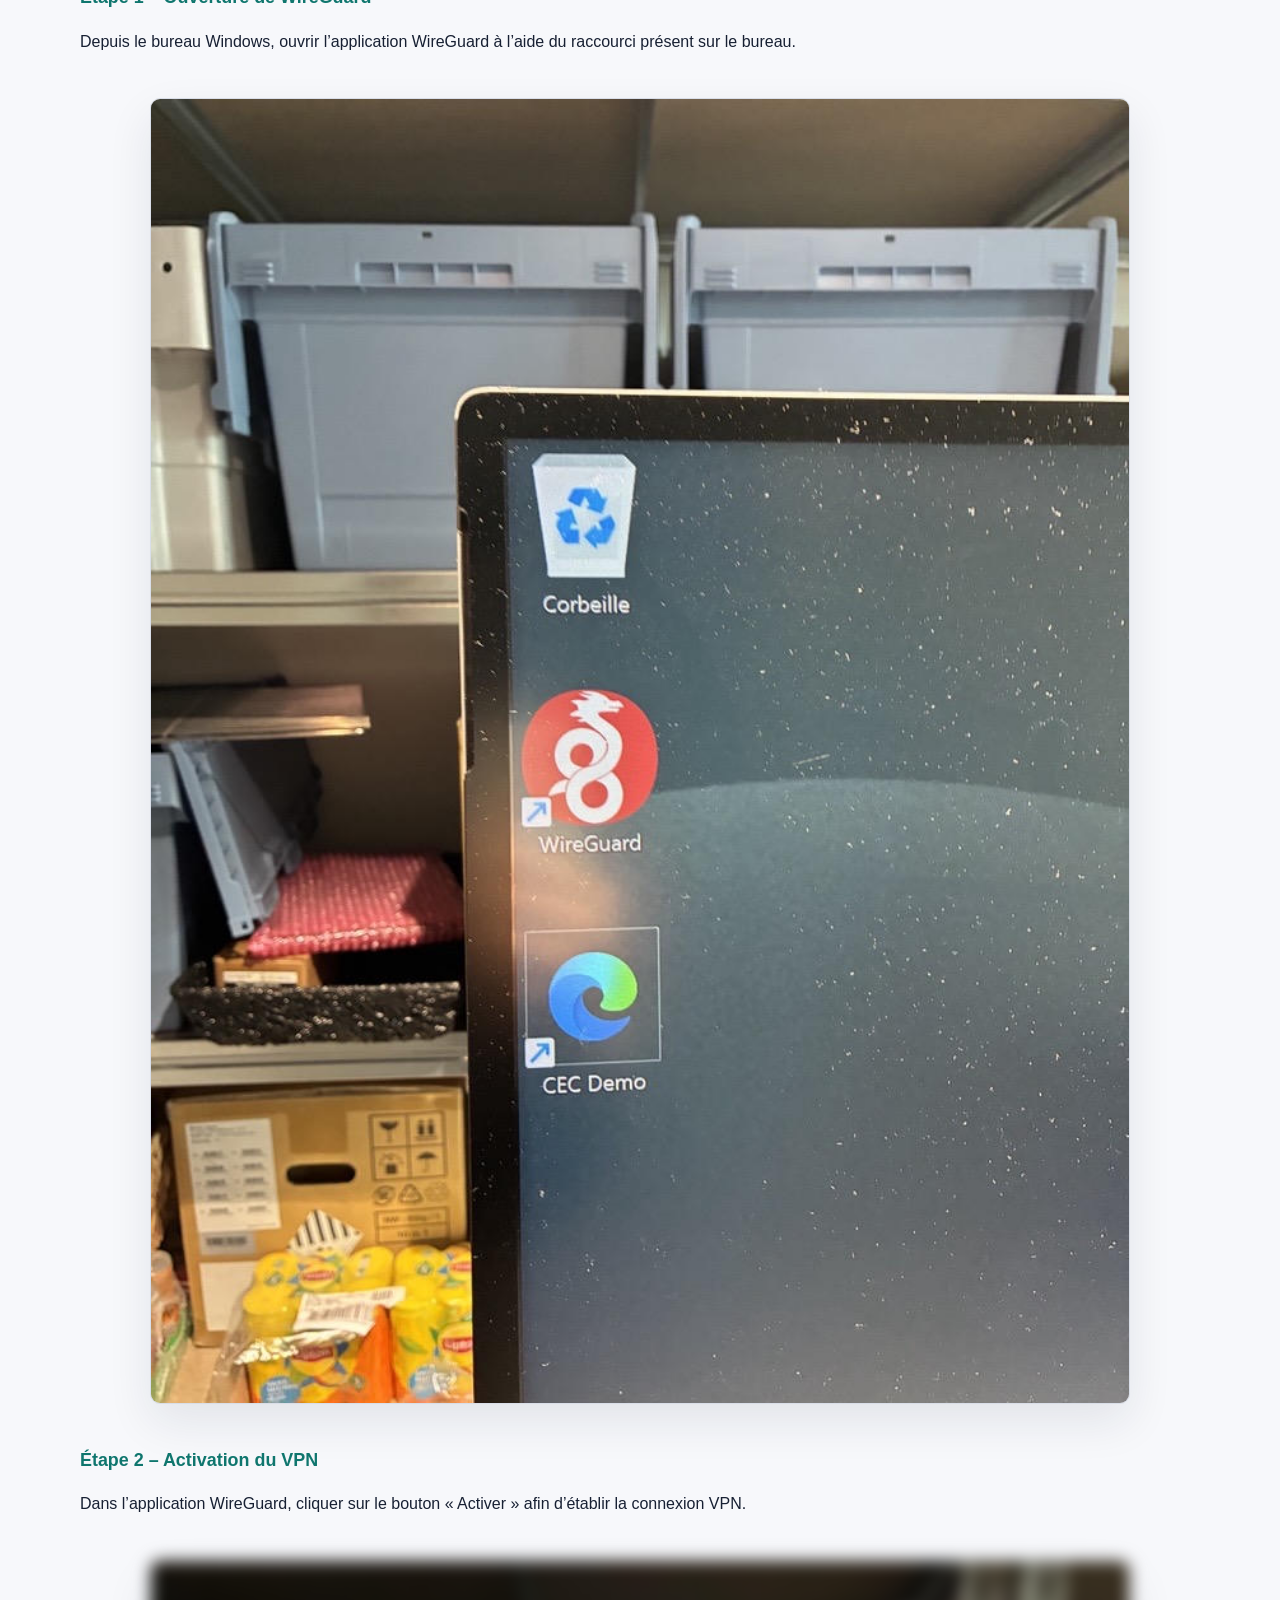
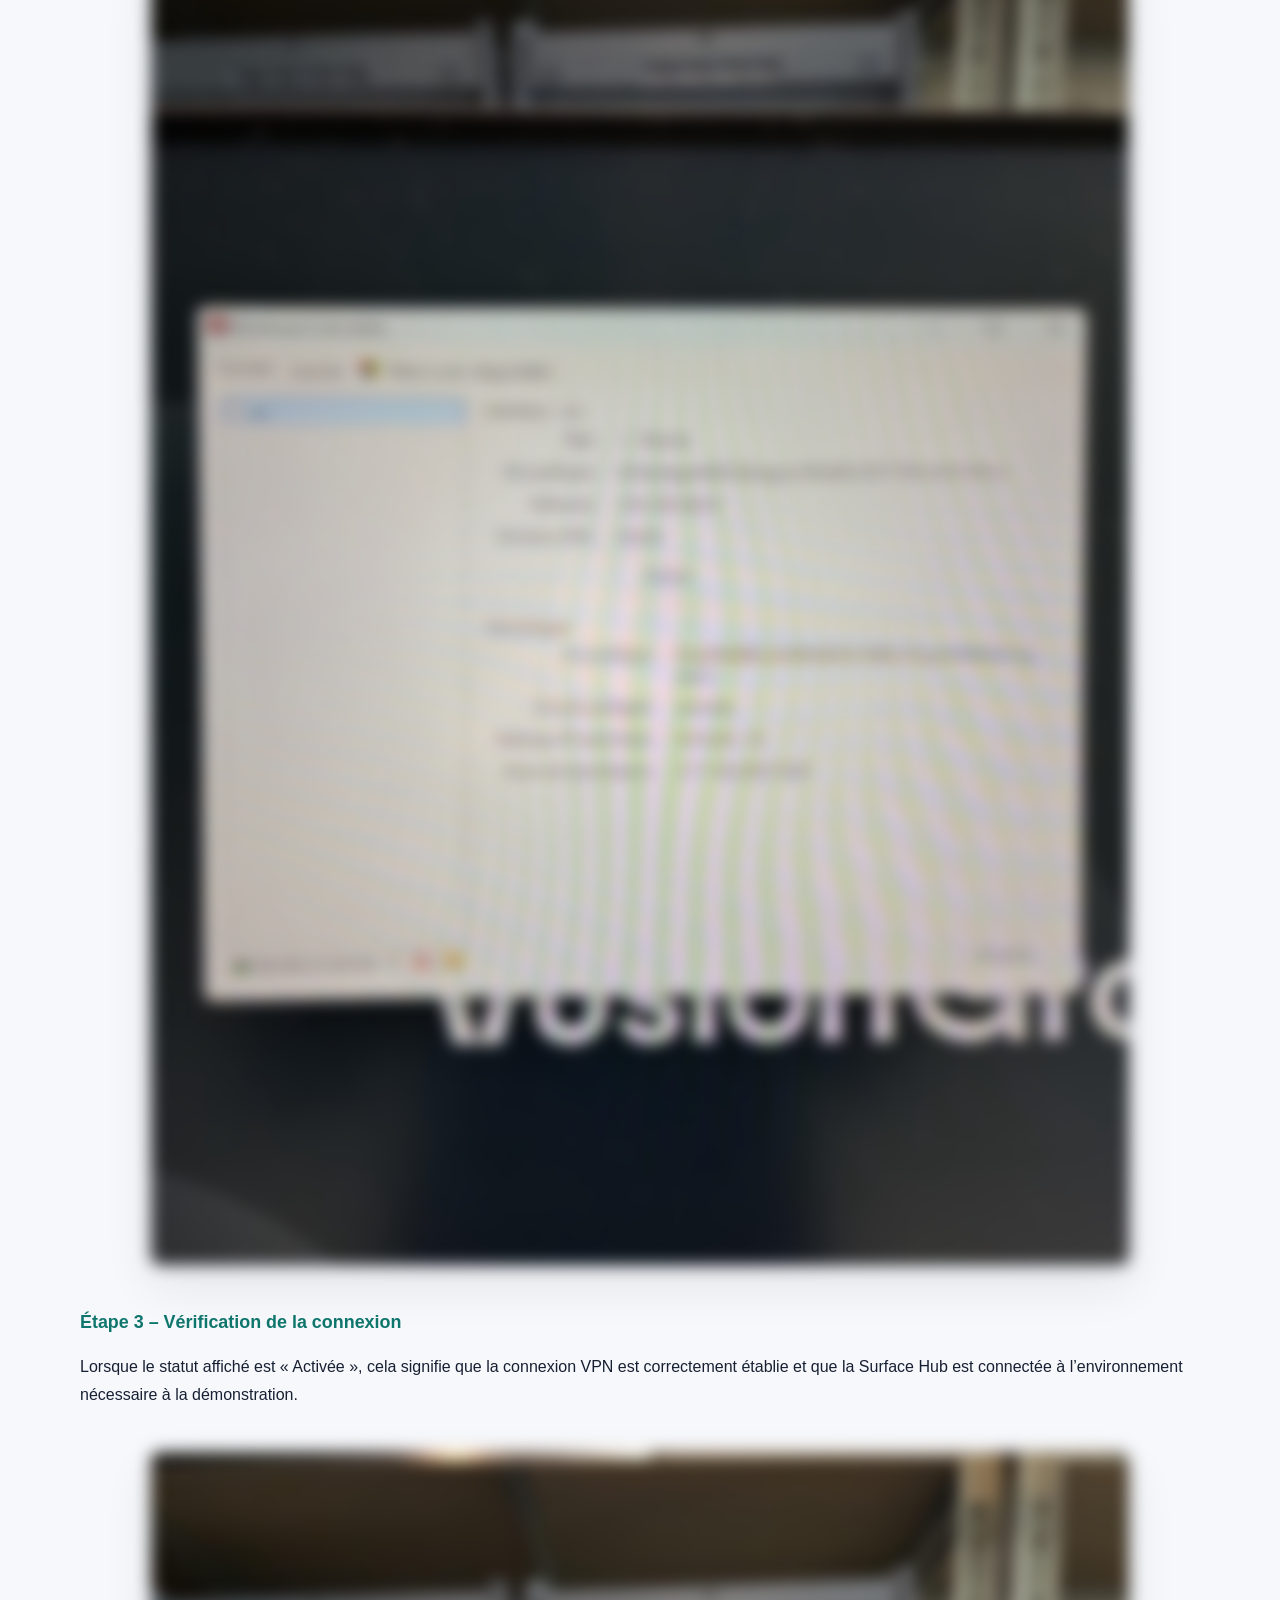
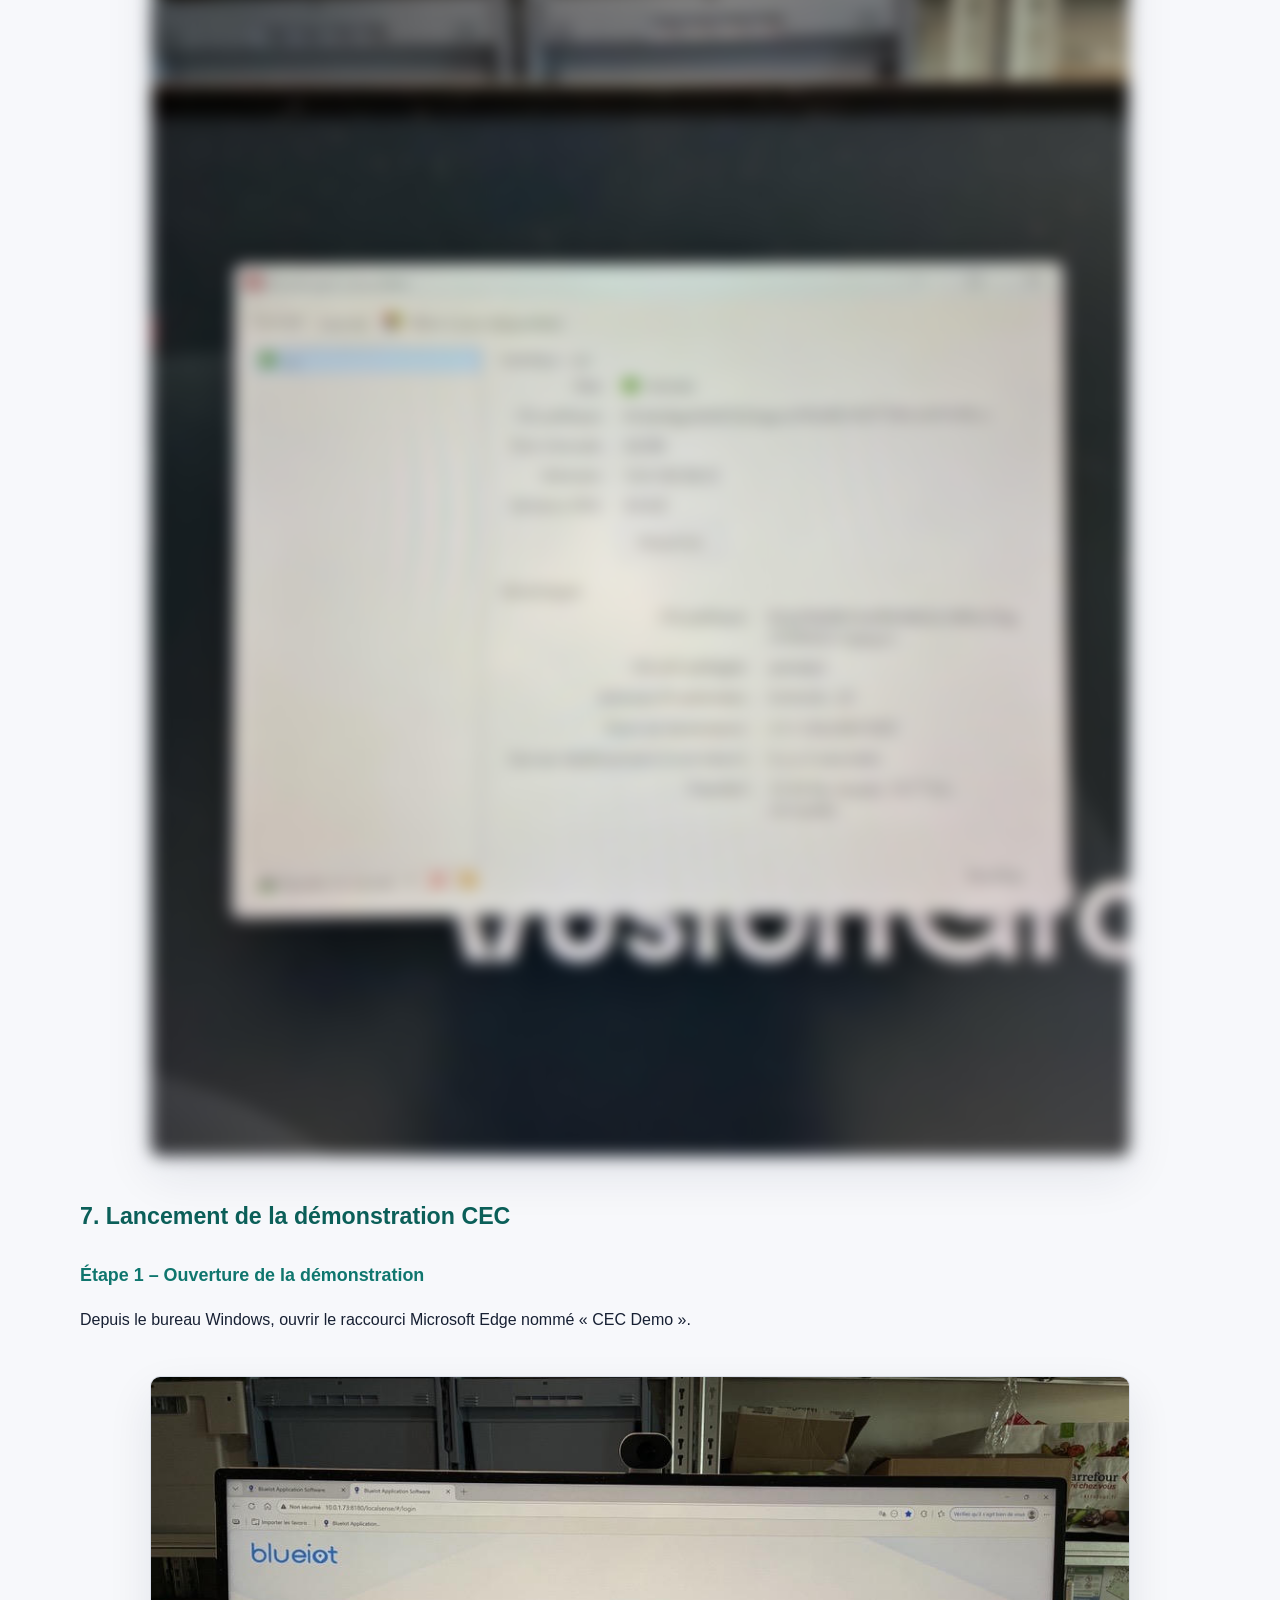
<file: mission-1.html>
<!doctype html>
<html lang="fr">
<head>
  <meta charset="utf-8" />
  <meta name="viewport" content="width=device-width, initial-scale=1" />
  <title>Mission 1 - Surface Hub</title>
  <link rel="stylesheet" href="styles.css" />
</head>

<body>

<header class="site-header">
  <nav class="nav">
    <a class="brand" href="index.html">Toni Ljubisavljevic</a>
    <div class="nav-links">
      <a href="index.html#missions">Retour aux missions</a>
    </div>
  </nav>
</header>

<main>

<section class="section">
  <div class="section-heading centered">
    <p class="kicker">Mission 1</p>
    <h2>Présentation et intervention sur la Surface Hub</h2>
  </div>

  <div class="mission-content">

    <h3>1. Présentation générale</h3>

    <p>
      La Surface Hub est un dispositif collaboratif interactif conçu pour les environnements professionnels.
      Elle permet l’organisation de réunions Microsoft Teams, le partage de contenu, la collaboration en temps réel
      ainsi que l’utilisation d’applications professionnelles sur un grand écran tactile interactif.
    </p>

    <p>
      Le modèle utilisé au sein de l’entreprise est installé sur un support mobile équipé d’une batterie APC intégrée.
      Cette batterie joue le rôle d’onduleur, aussi appelé UPS, et permet d’assurer la continuité de fonctionnement
      en cas de coupure électrique ; de déplacer la Surface Hub d’une salle à une autre sans interruption ;
      de sécuriser les réunions et les sessions en cours.
    </p>

    <p>
      La batterie APC doit rester alimentée et activée en permanence afin de garantir le bon fonctionnement de l’équipement.
    </p>

    <h3>2. Contexte de l’intervention</h3>

    <p>
      Dans le cadre de mon alternance chez VusionGroup, j’ai été sollicité afin d’intervenir sur une Surface Hub
      rencontrant un dysfonctionnement.
    </p>

    <p>
      Le problème constaté concernait l’alimentation et le fonctionnement général de l’équipement.
      La Surface Hub ne réagissait plus correctement et la batterie APC ne semblait plus assurer son rôle de relais électrique.
    </p>

    <p>L’objectif de l’intervention était donc :</p>

    <ul>
      <li>d’identifier l’origine du problème ;</li>
      <li>de vérifier l’état de fonctionnement de la batterie APC ;</li>
      <li>de contrôler les branchements électriques ;</li>
      <li>de remettre la Surface Hub en état de fonctionnement ;</li>
      <li>de garantir la disponibilité de l’équipement pour les réunions et les démonstrations professionnelles.</li>
    </ul>

    <p>
      Cette intervention m’a permis de réaliser un diagnostic matériel et électrique complet sur un équipement collaboratif
      utilisé quotidiennement dans un environnement professionnel.
    </p>

    <p>
      Suite à cette intervention, ma tablette CEC disposera de deux fonctionnalités principales :
    </p>

    <ul>
      <li>permettre aux utilisateurs de l’utiliser lors des réunions Teams ;</li>
      <li>permettre aux équipes marketing de réaliser des démonstrations de leur nouvelle solution Vusion.</li>
    </ul>

    <p>
      Avec l’aide de l’équipe réseau, nous allons également mettre en place des solutions permettant l’accès à un site externe
      via un VPN directement depuis la Surface Hub. Cette configuration offrira une démonstration plus intuitive et fluide
      pour la personne en charge de la présentation, tout en améliorant l’expérience des clients lors des démonstrations.
    </p>

    <h3>3. Fonctionnement électrique et câblage de la Surface Hub</h3>

    <h4>3.1. Fonctionnement du module APC et rôle des câbles</h4>

    <p>
      Dans le compartiment inférieur du support mobile se trouve le module APC. Celui-ci possède deux connexions électriques principales :
      un câble INPUT et un câble OUTPUT. L’ensemble de l’alimentation électrique de la Surface Hub passe obligatoirement par cette batterie APC.
    </p>

    <h4>Câble INPUT : alimentation secteur</h4>

    <p>
      Le câble INPUT correspond au câble branché directement sur la prise murale. Son rôle est d’alimenter la batterie APC,
      de permettre sa recharge et d’assurer indirectement l’alimentation de la Surface Hub lorsque le secteur est disponible.
      Sans ce câble, la batterie ne peut plus se recharger ni maintenir l’alimentation du dispositif.
    </p>

    <h4>Câble OUTPUT : alimentation de la Surface Hub</h4>

    <p>
      Le câble OUTPUT relie directement la batterie APC à la Surface Hub. Son rôle est d’alimenter la Surface Hub lorsque le secteur fonctionne
      et de transmettre automatiquement l’alimentation de secours de la batterie APC en cas de coupure électrique.
    </p>

    <p>
      La Surface Hub n’est donc jamais branchée directement sur une prise murale. Toute son alimentation passe obligatoirement par la batterie APC.
    </p>

    <div class="mission-images">
      <img src="assets/surfacehub-apc-module.jpg" alt="Module APC situé sous le support de la Surface Hub" class="mission-image" />
    </div>

    <h4>3.2. Vérifications réalisées lors de l’intervention</h4>

    <p>
      Afin d’identifier l’origine du dysfonctionnement, plusieurs contrôles ont été effectués, notamment la vérification de l’état général
      de la batterie APC, le contrôle des voyants lumineux, la vérification du branchement du câble INPUT ainsi que du câble OUTPUT reliant
      la batterie à la Surface Hub. L’alimentation secteur et le fonctionnement général de l’équipement ont également été testés.
    </p>

    <p>
      Après analyse, le problème provenait du système d’alimentation de la batterie APC, empêchant la Surface Hub de fonctionner correctement.
      Une fois les vérifications réalisées et les branchements contrôlés, l’équipement a pu être remis en fonctionnement.
    </p>

    <p>
      Les câbles présents dans la batterie étaient défectueux. Cependant, afin d’assurer le bon fonctionnement global de la Surface Hub,
      il est indispensable de disposer de câbles fonctionnels pour garantir le fonctionnement de la boucle d’alimentation.
      Cela comprend notamment le câble d’alimentation directement branché à la prise murale ainsi que le câble « Power Boot » connecté au Hub.
      Sans ces éléments, la batterie APC ne pourra ni assurer la continuité de l’alimentation électrique ni protéger correctement l’équipement
      en cas de coupure.
    </p>

    <div class="mission-images">
      <img src="assets/surfacehub-cable-sol.jpg" alt="Câble d’alimentation relié au support mobile" class="mission-image" />
      <img src="assets/surfacehub-connectique.jpg" alt="Connexion arrière de la Surface Hub" class="mission-image" />
    </div>

    <h4>3.3. Batterie APC : fonctionnement et indicateurs</h4>

    <p>
      La batterie APC se situe dans la partie inférieure du support mobile. Un bouton d’alimentation présent sur la face extérieure permet
      d’allumer ou d’éteindre la batterie si nécessaire. Afin de garantir la continuité électrique et le bon fonctionnement de la Surface Hub,
      cette batterie doit rester activée en permanence.
    </p>

    <p>
      La batterie dispose également de cinq voyants lumineux permettant d’indiquer son niveau de charge. Lorsque les cinq voyants sont allumés,
      cela signifie que la batterie est entièrement chargée et opérationnelle. Si moins de cinq voyants sont visibles, la batterie est partiellement
      chargée. En revanche, l’absence totale de voyants peut indiquer que la batterie est éteinte ou complètement déchargée.
    </p>

    <h4>Procédure de vérification en cas de dysfonctionnement</h4>

    <p>En cas de problème électrique ou si la batterie ne prend plus le relais :</p>

    <ul>
      <li>vérifier que la batterie APC est allumée ;</li>
      <li>vérifier la présence des voyants lumineux ;</li>
      <li>contrôler le branchement du câble INPUT ;</li>
      <li>vérifier la connexion du câble OUTPUT ;</li>
      <li>contrôler la présence d’alimentation secteur.</li>
    </ul>

    <div class="mission-images">
      <img src="assets/surfacehub-voyants-apc.jpg" alt="Voyants lumineux de la batterie APC" class="mission-image" />
      <img src="assets/surfacehub-bouton-apc.jpg" alt="Bouton d’alimentation de la batterie APC" class="mission-image" />
    </div>

    <h4>3.4. Fonctionnement en cas de coupure de courant</h4>

    <p>
      En cas de coupure électrique, la batterie APC permet de maintenir l’affichage de la Surface Hub, d’assurer la continuité des réunions
      en cours et de déplacer l’équipement sans provoquer d’arrêt brutal du système. Ce fonctionnement garantit la stabilité ainsi que la disponibilité
      de la Surface Hub dans un environnement professionnel.
    </p>

    <h4>3.5. Autonomie</h4>

    <p>
      Lorsque la batterie APC est entièrement chargée, l’autonomie moyenne constatée est d’environ deux heures dans le cadre d’une utilisation
      classique en réunion.
    </p>

    <h3>4. Préparation de la Surface Hub pour une démonstration CEC</h3>

    <p>
      Cette procédure a pour objectif de préparer correctement la Surface Hub afin de lancer une démonstration CEC,
      puis de remettre l’équipement dans son état de fonctionnement normal une fois la démonstration terminée.
    </p>

    <p>
      Le respect des différentes étapes est essentiel afin d’éviter tout dysfonctionnement du mode réunion Teams.
    </p>

    <h3>5. Préparation de la Surface Hub</h3>

    <h4>Étape 1 – Connexion du clavier</h4>

    <p>
      Avant toute manipulation, un clavier doit être connecté à la Surface Hub. Une fois le clavier branché,
      il est nécessaire d’appuyer cinq fois sur la touche Windows afin d’accéder à l’écran de sélection des sessions.
    </p>

    <div class="mission-images">
      <img src="assets/1d58b784-8e01-43cd-bc68-70bdb2a1615d.jpg" alt="Écran de sélection des sessions Surface Hub" class="mission-image" />
    </div>

    <h4>Étape 2 – Sélection du compte Administrator</h4>

    <p>
      Depuis l’écran de connexion, sélectionner le compte Administrator. Ce compte permet d’accéder à l’environnement Windows nécessaire
      à la démonstration.
    </p>

    <div class="mission-images">
      <img src="assets/79a20be0-f983-4671-a1e8-a0a92431a6a8.jpg" alt="Sélection du compte Administrator" class="mission-image" />
    </div>

    <h4>Étape 3 – Authentification</h4>

    <p>
      Après avoir sélectionné le compte Administrator, saisir le mot de passe communiqué par les personnes responsables de l’équipement.
    </p>

    <h4>Étape 4 – Accès à l’environnement Windows</h4>

    <p>
      Une fois connecté, la Surface Hub fonctionne comme un poste Windows classique. L’environnement de démonstration peut alors être préparé.
    </p>

    <h3>6. Activation du VPN WireGuard</h3>

    <h4>Étape 1 – Ouverture de WireGuard</h4>

    <p>
      Depuis le bureau Windows, ouvrir l’application WireGuard à l’aide du raccourci présent sur le bureau.
    </p>

    <div class="mission-images">
      <img src="assets/86a02d04-969c-4f25-8dfe-79b47b0131b2.jpg" alt="Raccourcis WireGuard et CEC Demo sur le bureau" class="mission-image" />
    </div>

    <h4>Étape 2 – Activation du VPN</h4>

    <p>
      Dans l’application WireGuard, cliquer sur le bouton « Activer » afin d’établir la connexion VPN.
    </p>

    <div class="mission-images">
      <img src="assets/8184e0dc-2e64-4760-974b-d174fa89443f.jpg" alt="Activation du VPN WireGuard" class="mission-image image-blur-sensitive" />
    </div>

    <h4>Étape 3 – Vérification de la connexion</h4>

    <p>
      Lorsque le statut affiché est « Activée », cela signifie que la connexion VPN est correctement établie et que la Surface Hub est connectée
      à l’environnement nécessaire à la démonstration.
    </p>

    <div class="mission-images">
      <img src="assets/d39d3331-30e5-410c-9c71-07cc252c7d0c.jpg" alt="Connexion VPN WireGuard activée" class="mission-image image-blur-sensitive" />
    </div>

    <h3>7. Lancement de la démonstration CEC</h3>

    <h4>Étape 1 – Ouverture de la démonstration</h4>

    <p>
      Depuis le bureau Windows, ouvrir le raccourci Microsoft Edge nommé « CEC Demo ».
    </p>

    <div class="mission-images">
      <img src="assets/2d04530b-a3c4-4a81-a405-b2cf44764dab.jpg" alt="Ouverture de la démonstration CEC" class="mission-image" />
    </div>

    <h4>Étape 2 – Connexion à l’application</h4>

    <p>
      Une page de connexion apparaît à l’écran. Il convient de renseigner les identifiants nécessaires puis de se connecter à l’application.
      Dans certains cas, les informations d’authentification peuvent déjà être enregistrées automatiquement.
    </p>

    <h4>Étape 3 – Vérification de la démonstration</h4>

    <p>
      Une fois connecté, vérifier que l’interface de démonstration s’affiche correctement et que l’environnement est prêt à être utilisé.
    </p>

    <div class="mission-images">
      <img src="assets/2e660c91-bc1b-481e-92f6-ecfa126317d5.jpg" alt="Interface de démonstration CEC affichée" class="mission-image image-blur-full" />
    </div>

    <h3>8. Fin de démonstration – Retour au mode Teams</h3>

    <h4>Attention : étape obligatoire</h4>

    <p>
      À la fin de la démonstration, la Surface Hub doit impérativement être remise dans son état de fonctionnement normal.
    </p>

    <p>
      Sans cette procédure, l’équipement peut devenir indisponible pour les réunions Teams.
    </p>

    <h4>Étape 1 – Fermer la démonstration</h4>

    <p>
      Fermer ou réduire la fenêtre de démonstration afin de revenir sur le bureau Windows.
    </p>

    <h4>Étape 2 – Désactivation du VPN</h4>

    <p>
      Ouvrir WireGuard puis cliquer sur : Désactiver.
      Vérifier que le statut n’est plus affiché comme « Activée ».
    </p>

    <h4>Étape 3 – Retour à la session Skype / Teams</h4>

    <p>Effectuer ensuite les actions suivantes :</p>

    <p>
      cliquer sur l’icône Windows ;<br>
      sélectionner le compte Administrator ;<br>
      choisir la session Skype / Teams.
    </p>

    <p>
      La Surface Hub revient alors dans son mode de fonctionnement normal.
    </p>

    <p>
      <a class="button primary" href="index.html#missions">Retour aux missions</a>
    </p>

  </div>
</section>

</main>

</body>
</html>
</file>
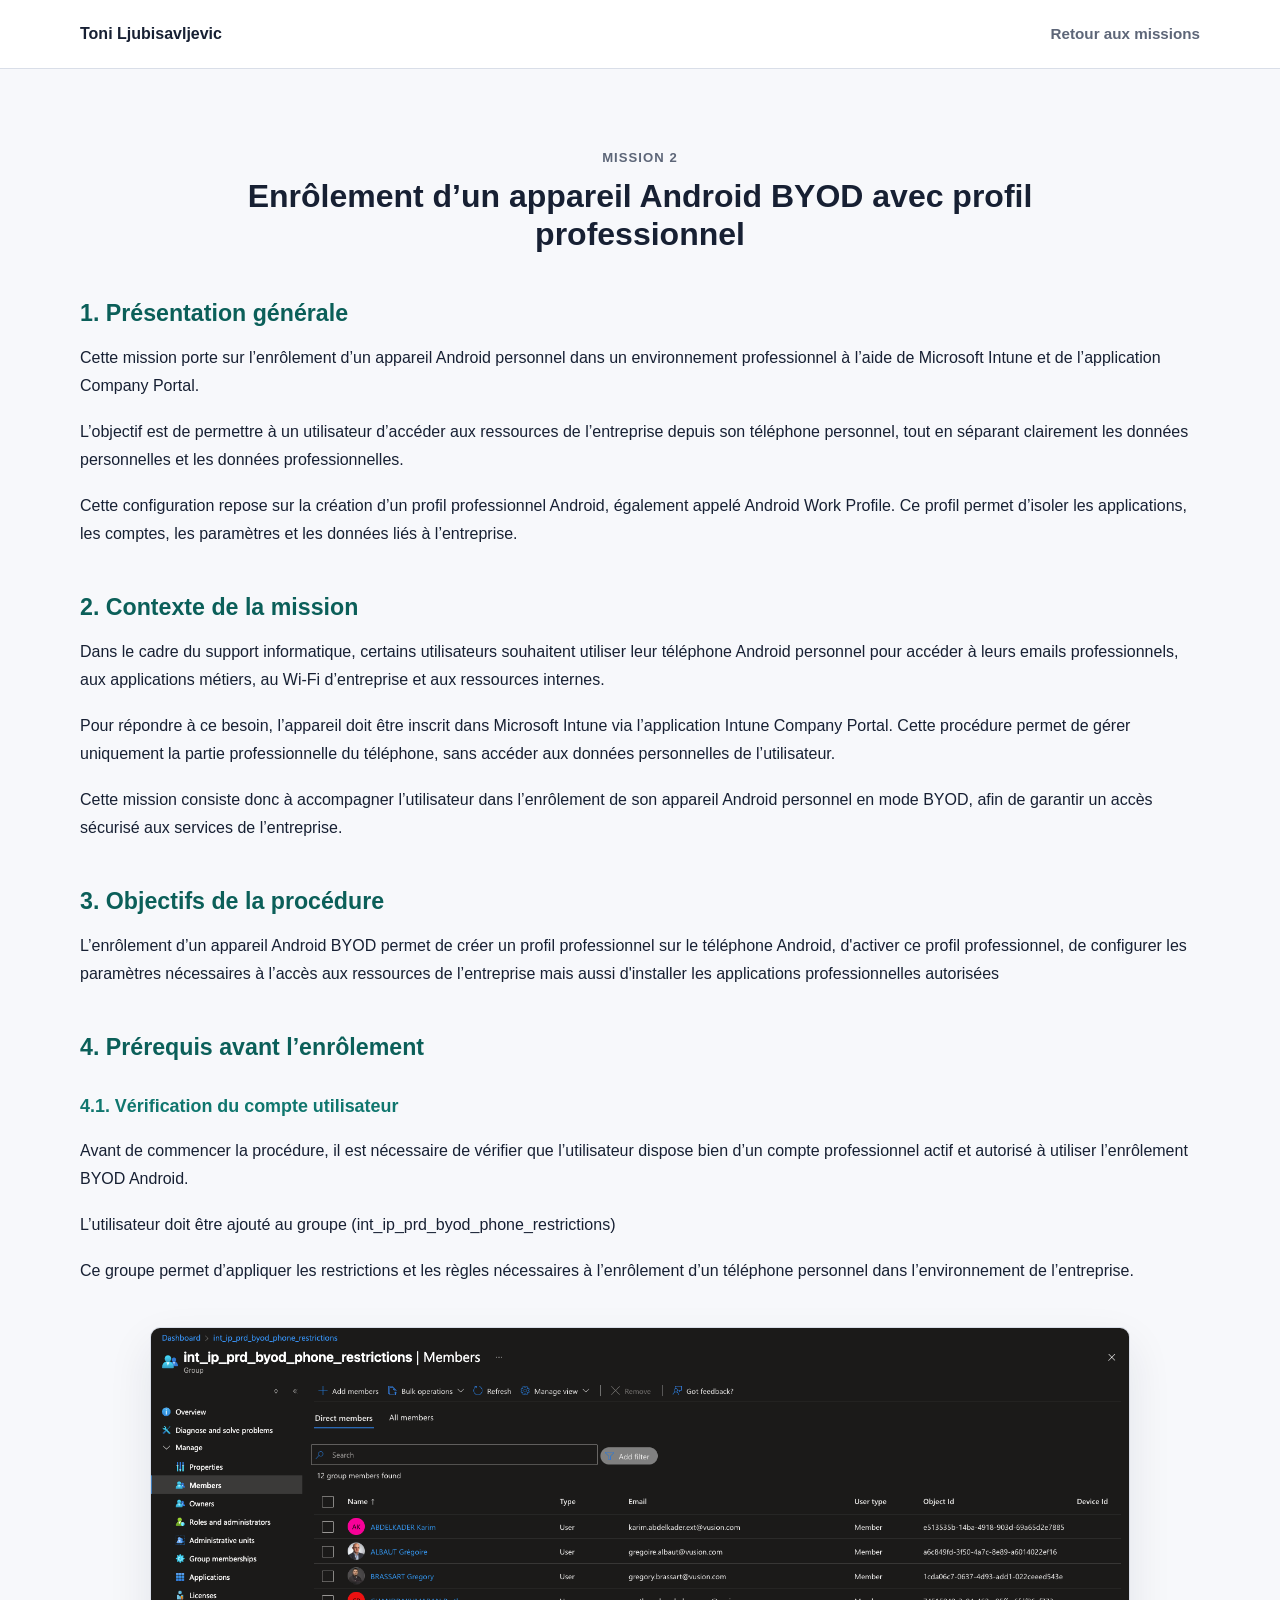
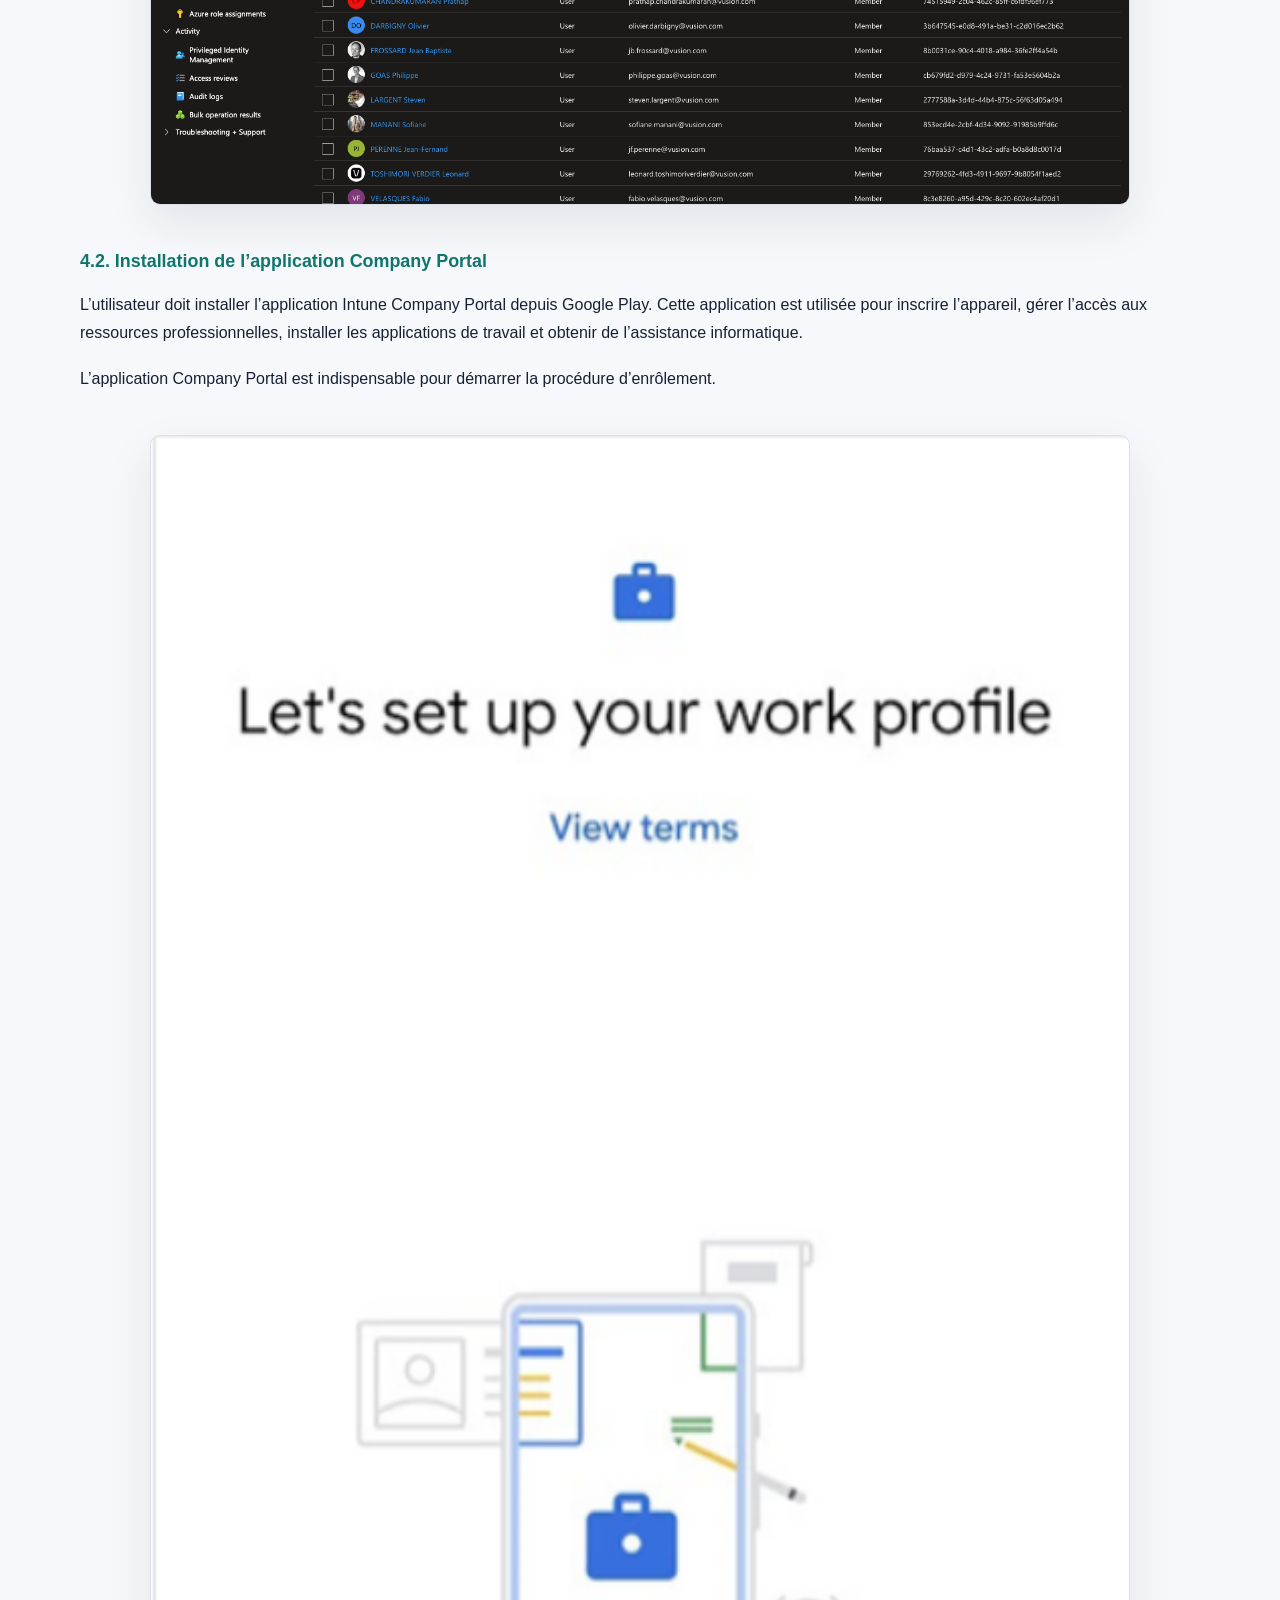
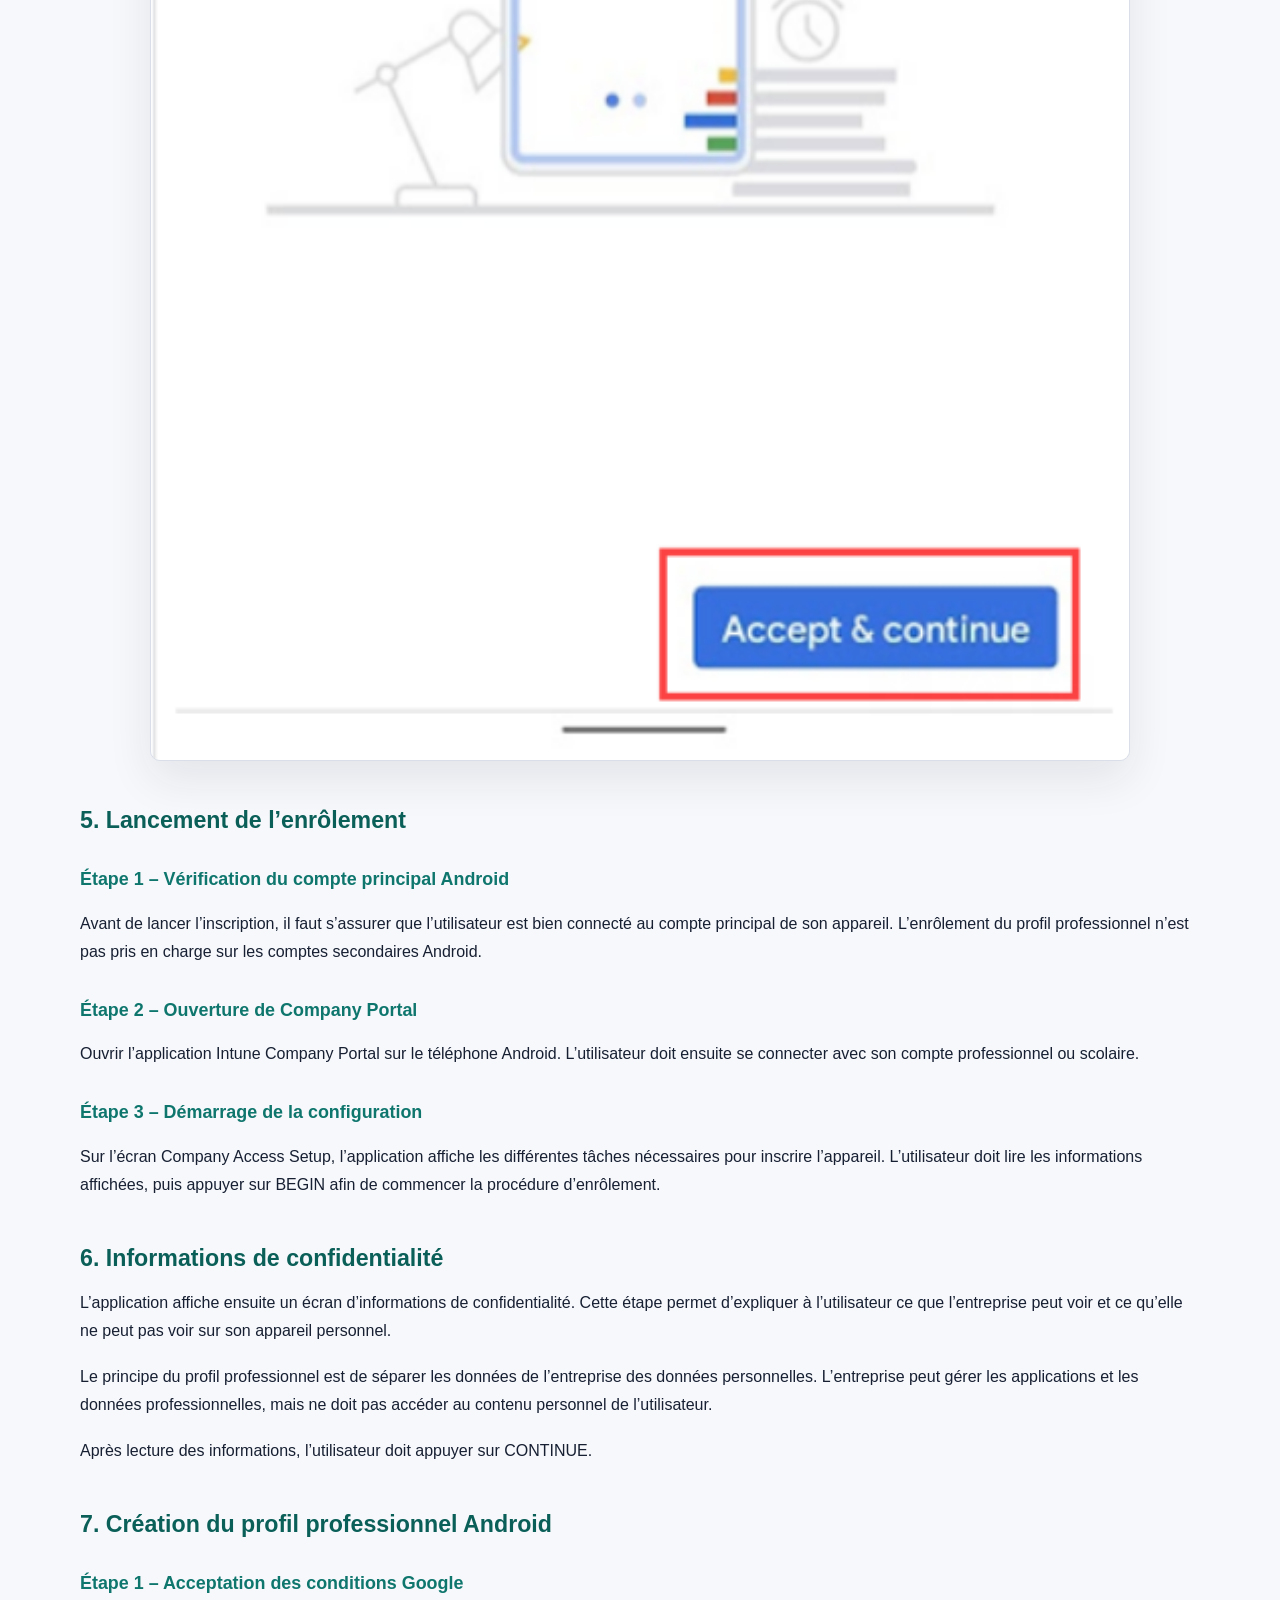
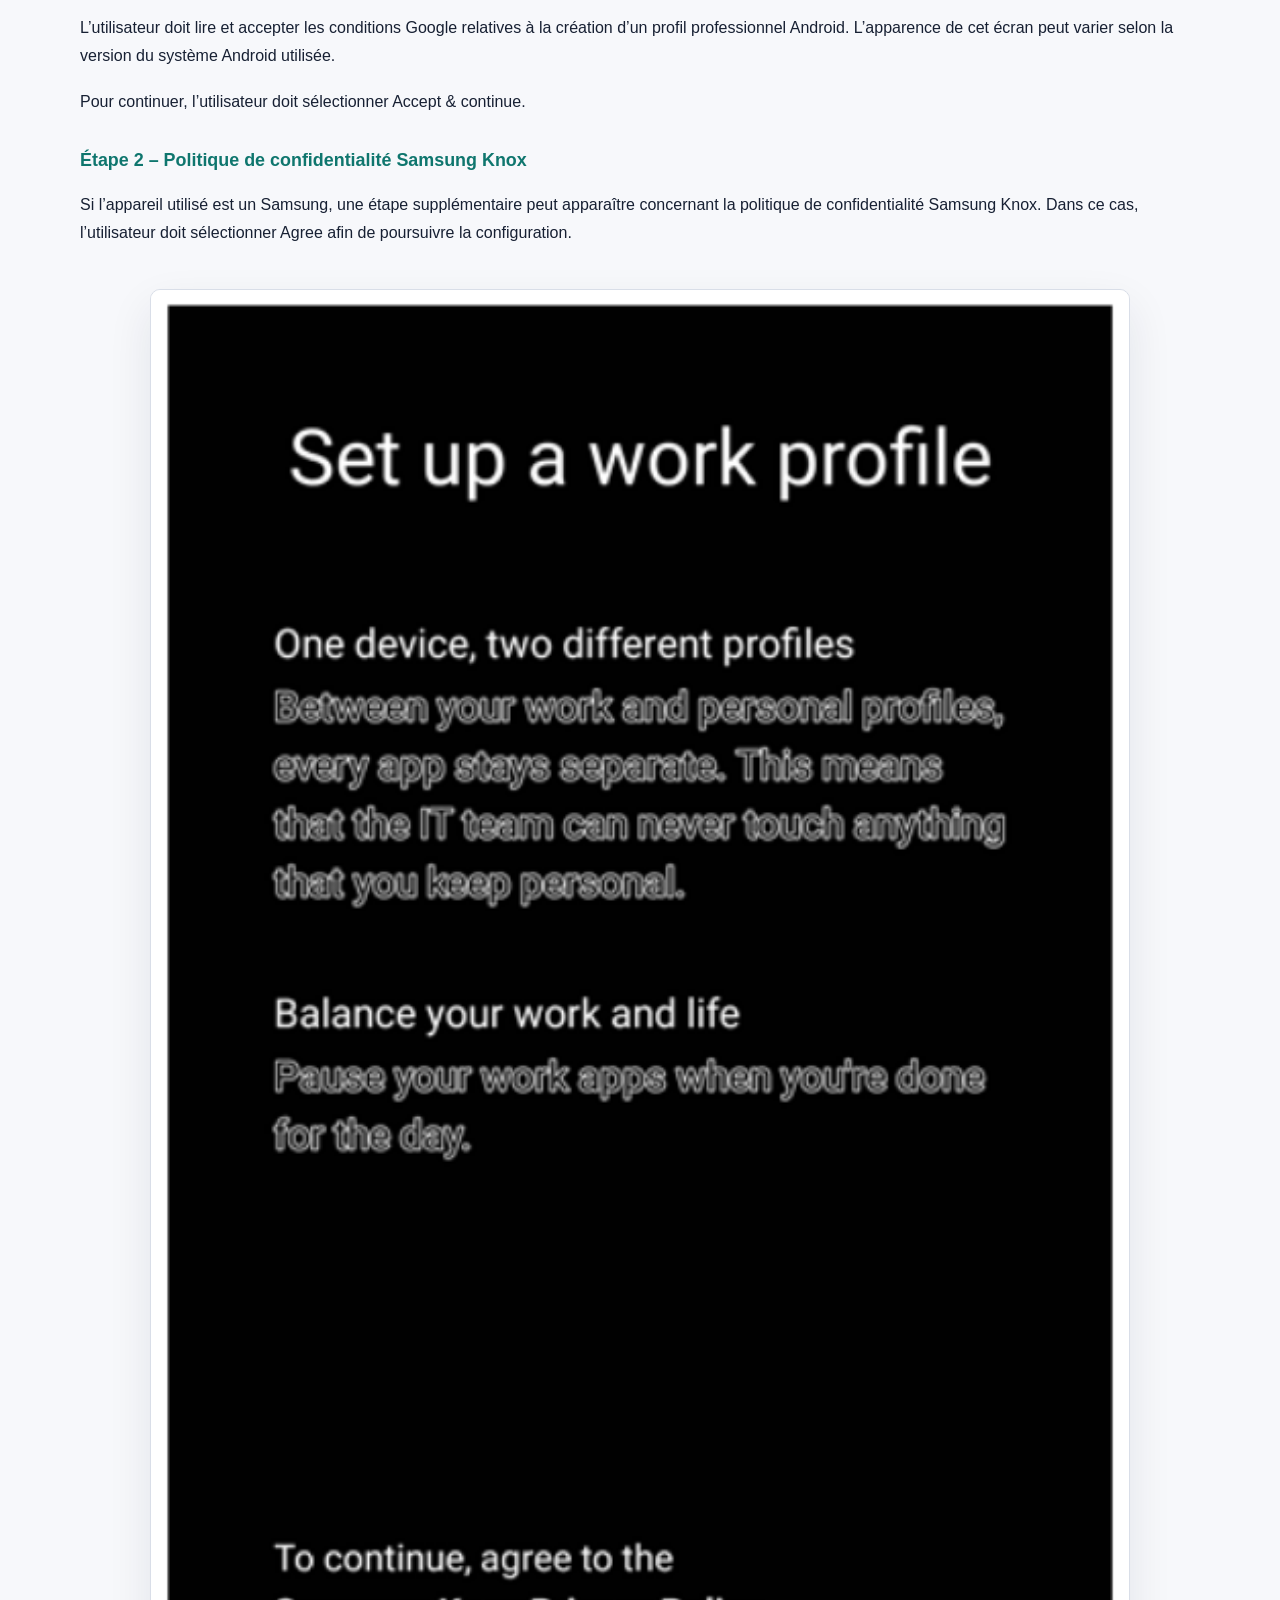
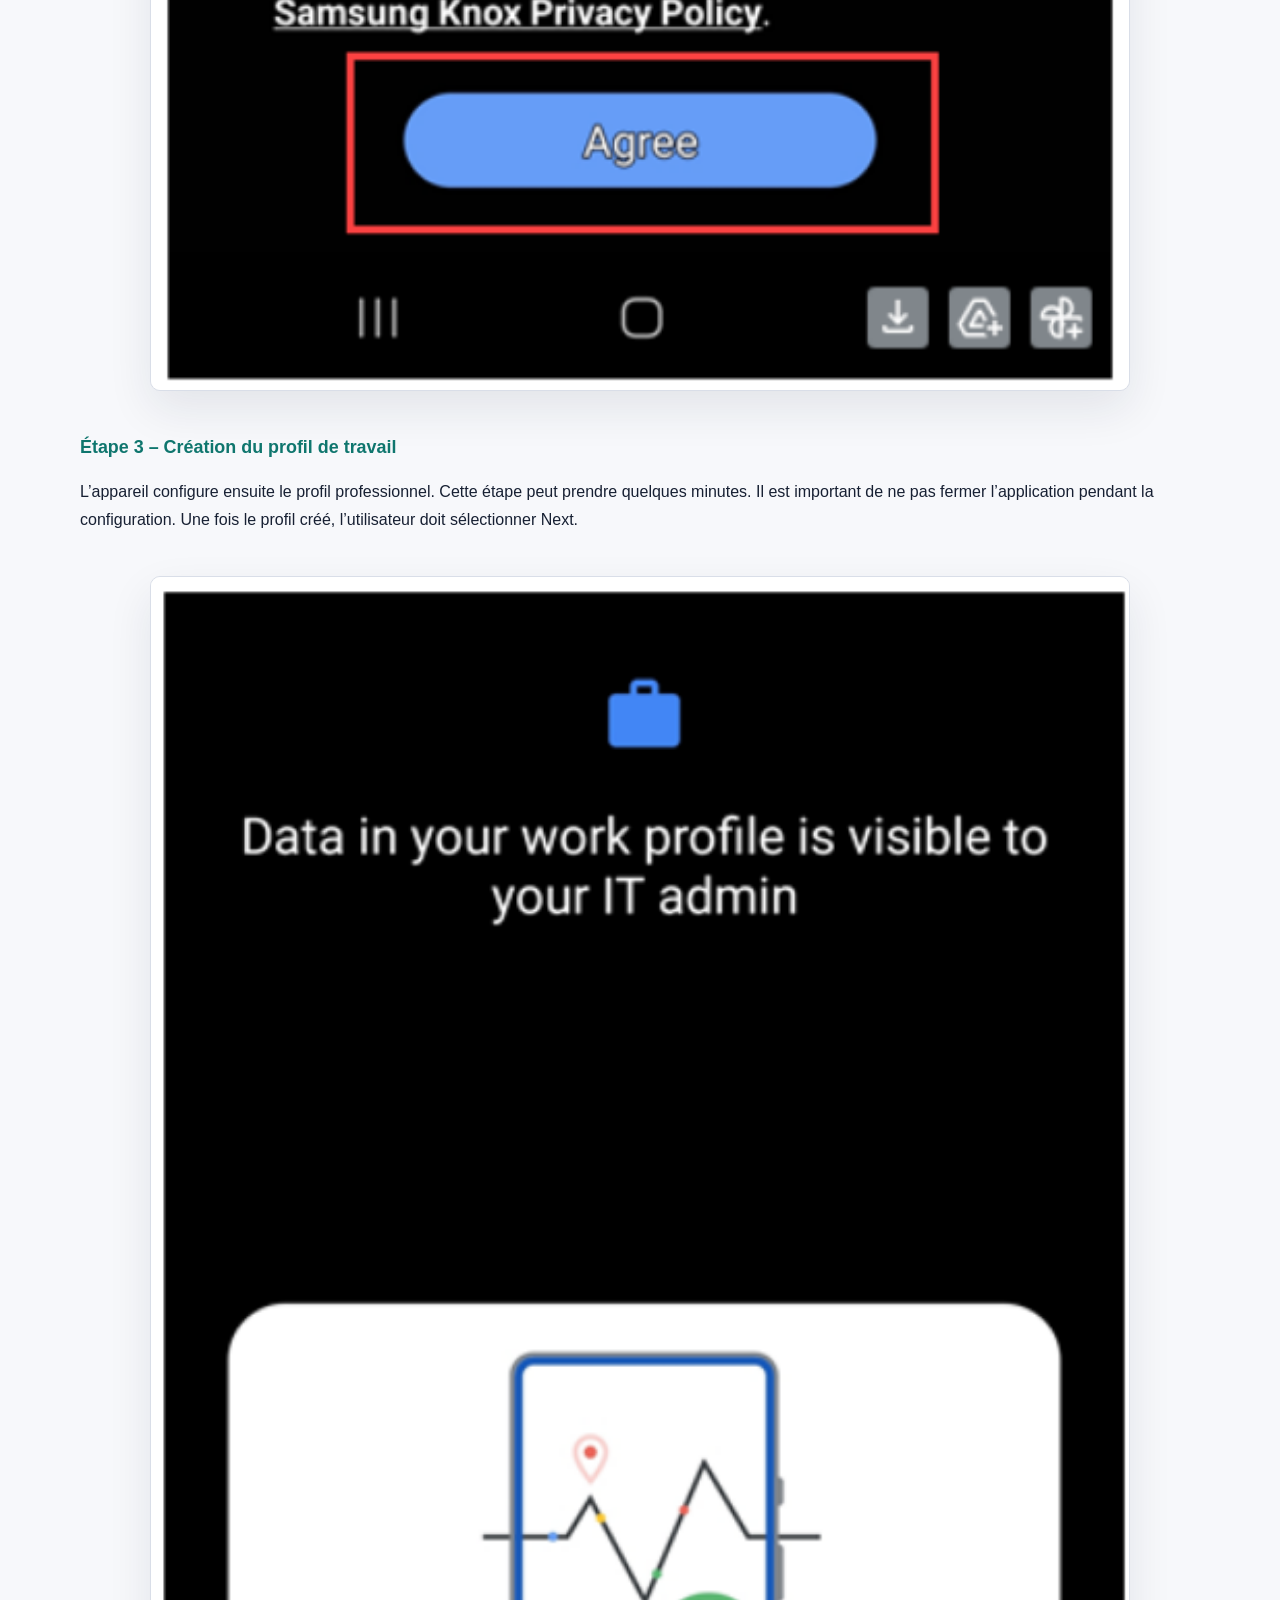
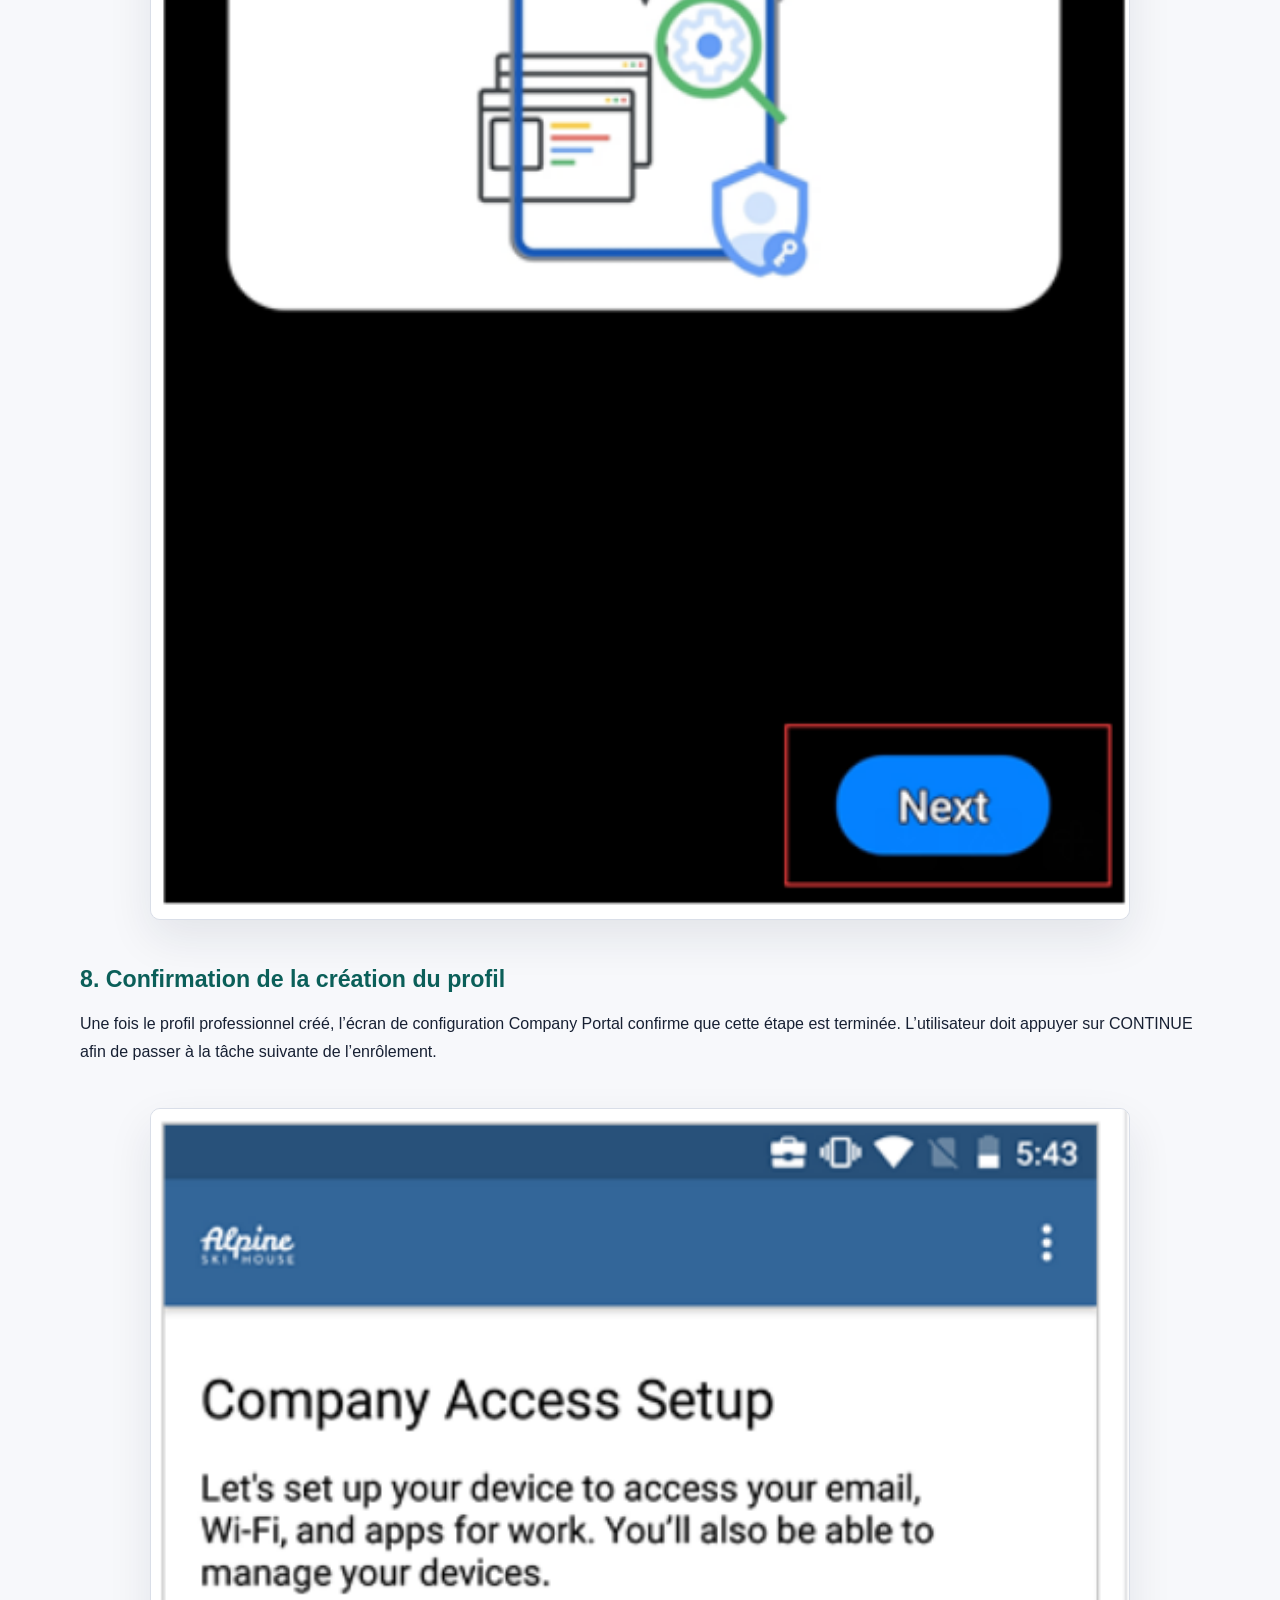
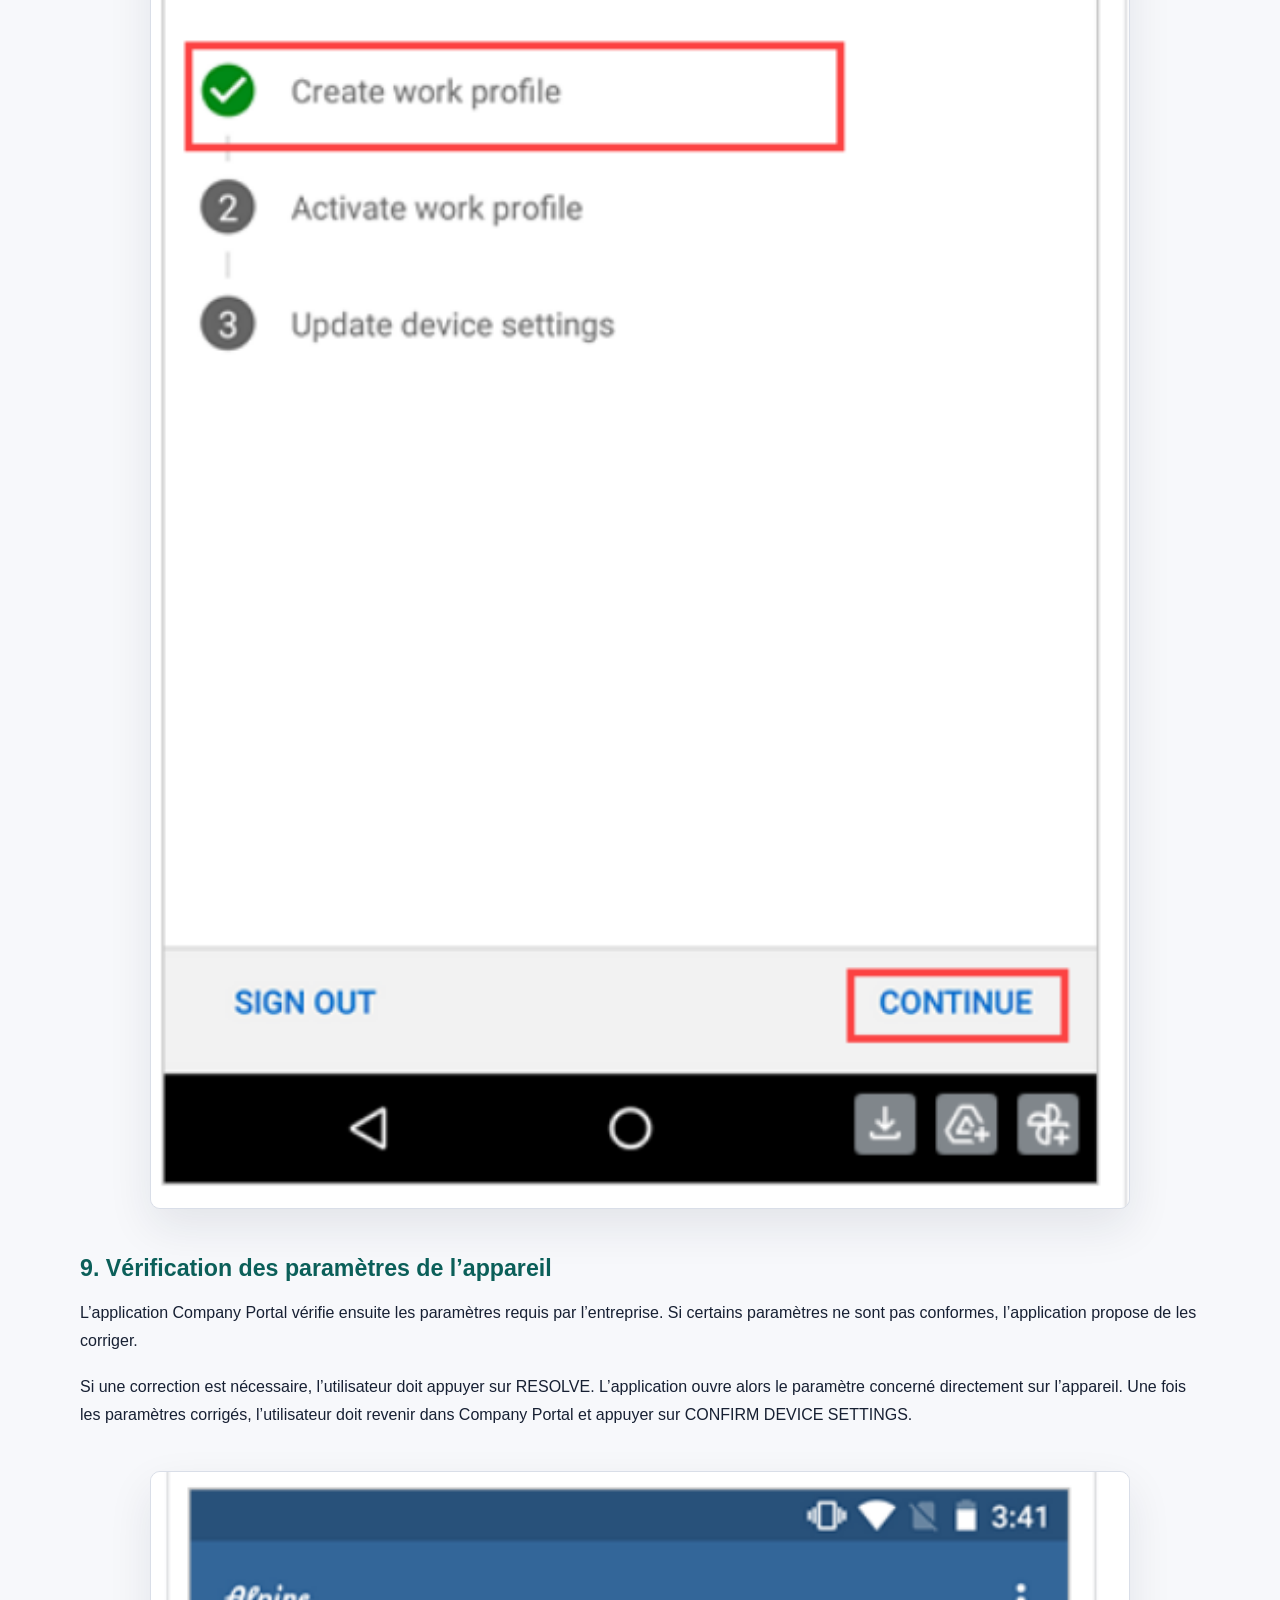
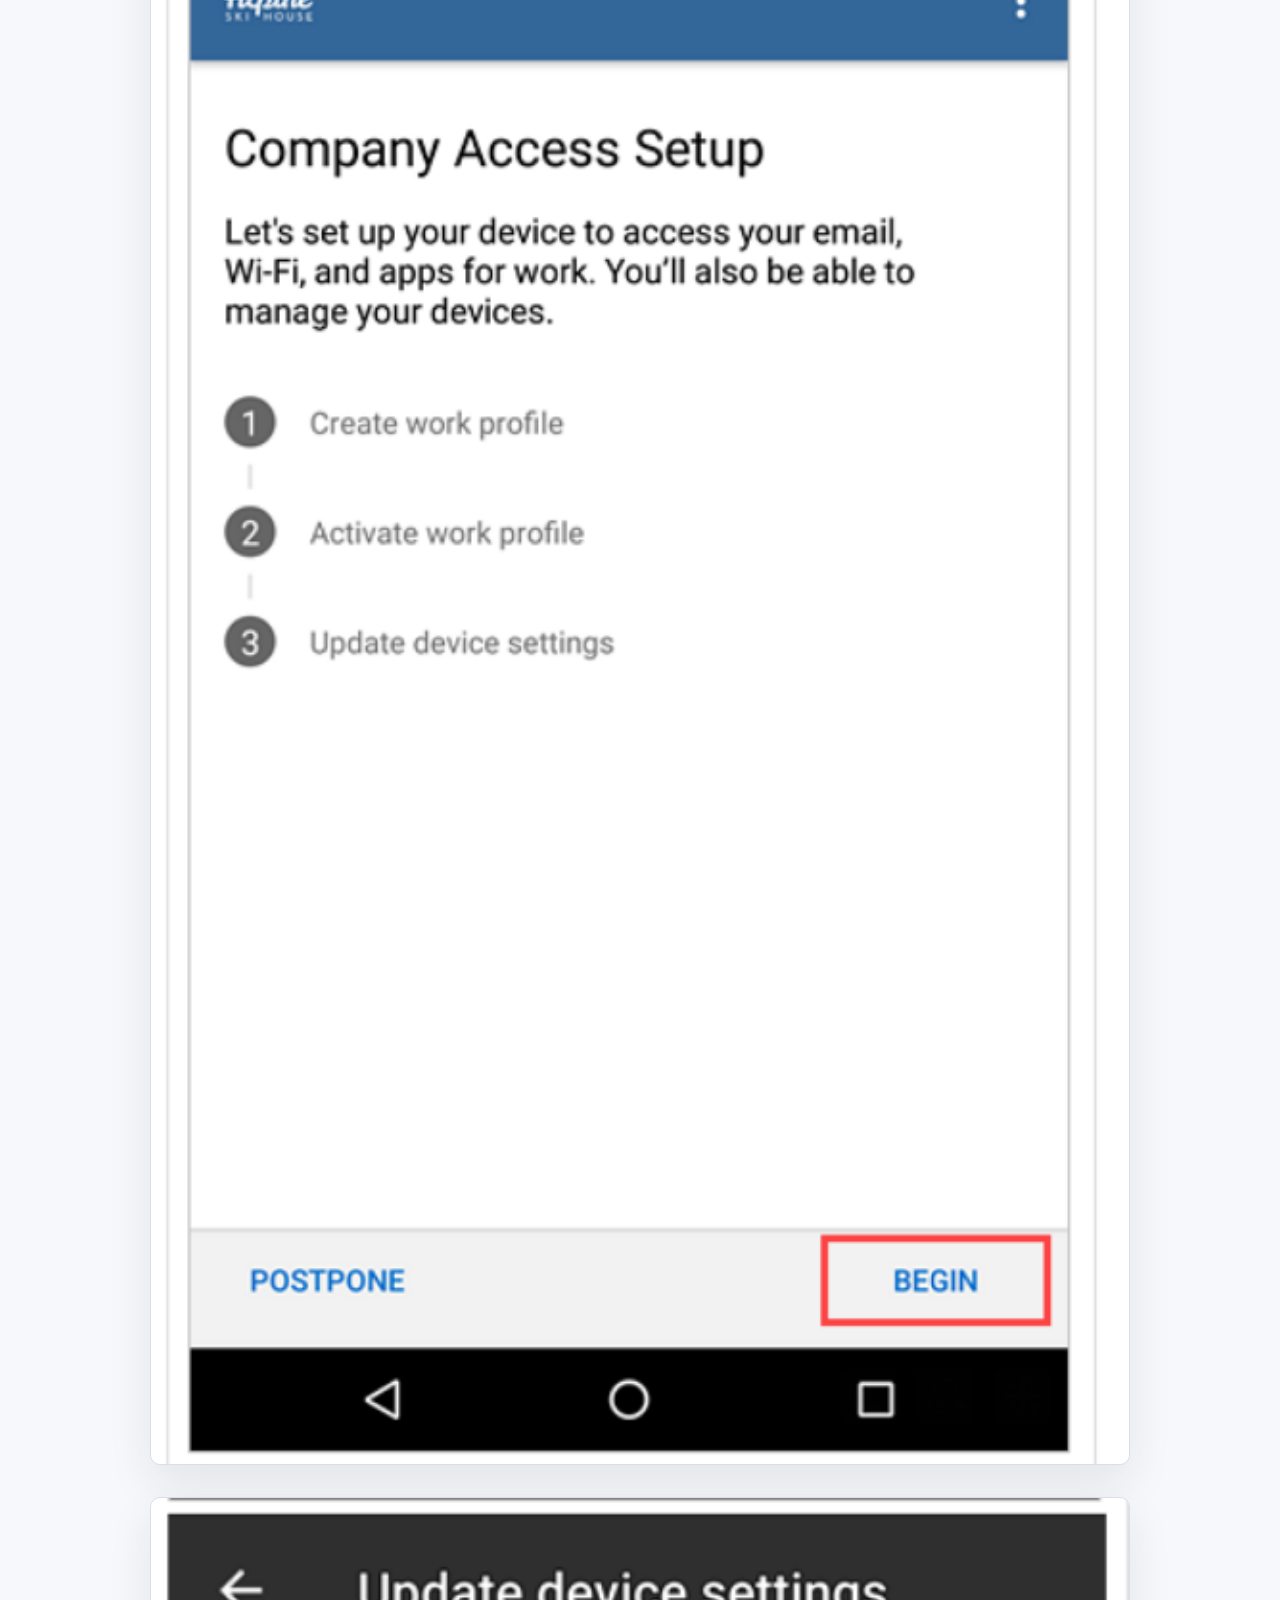
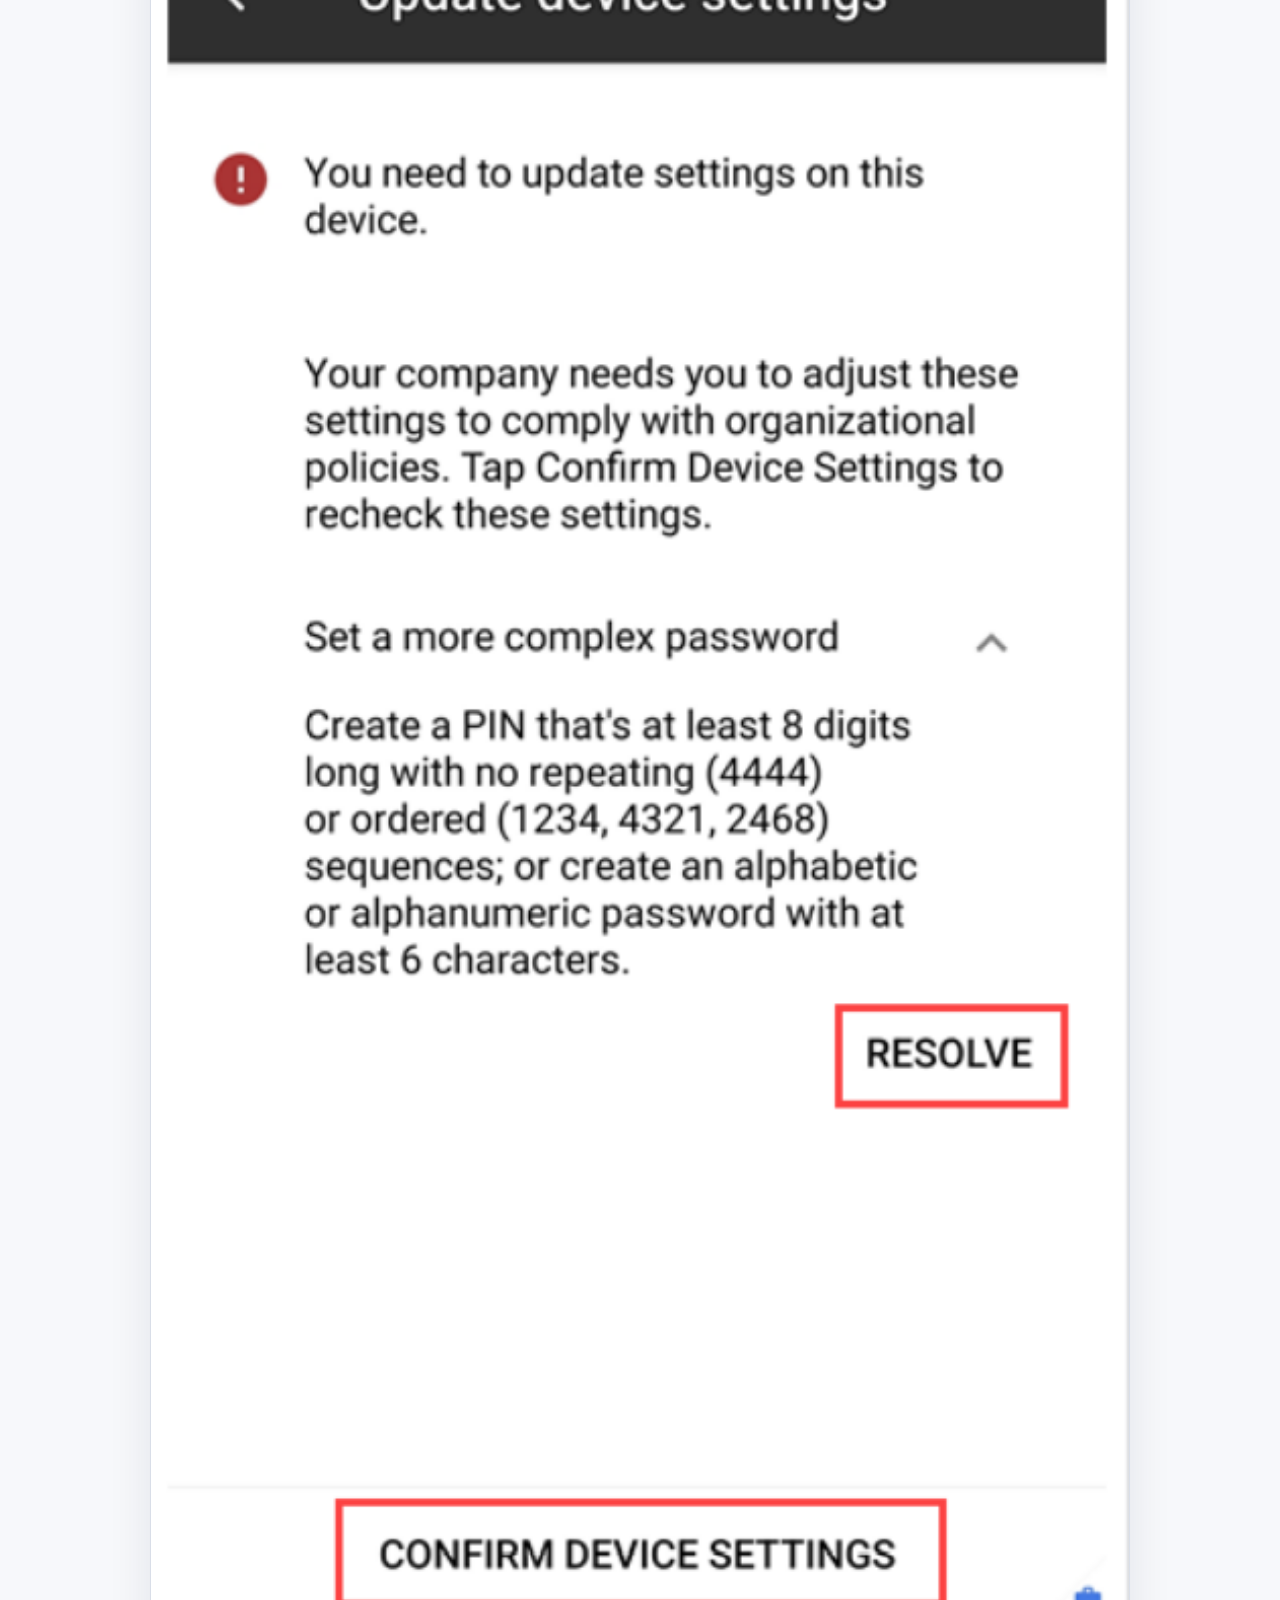
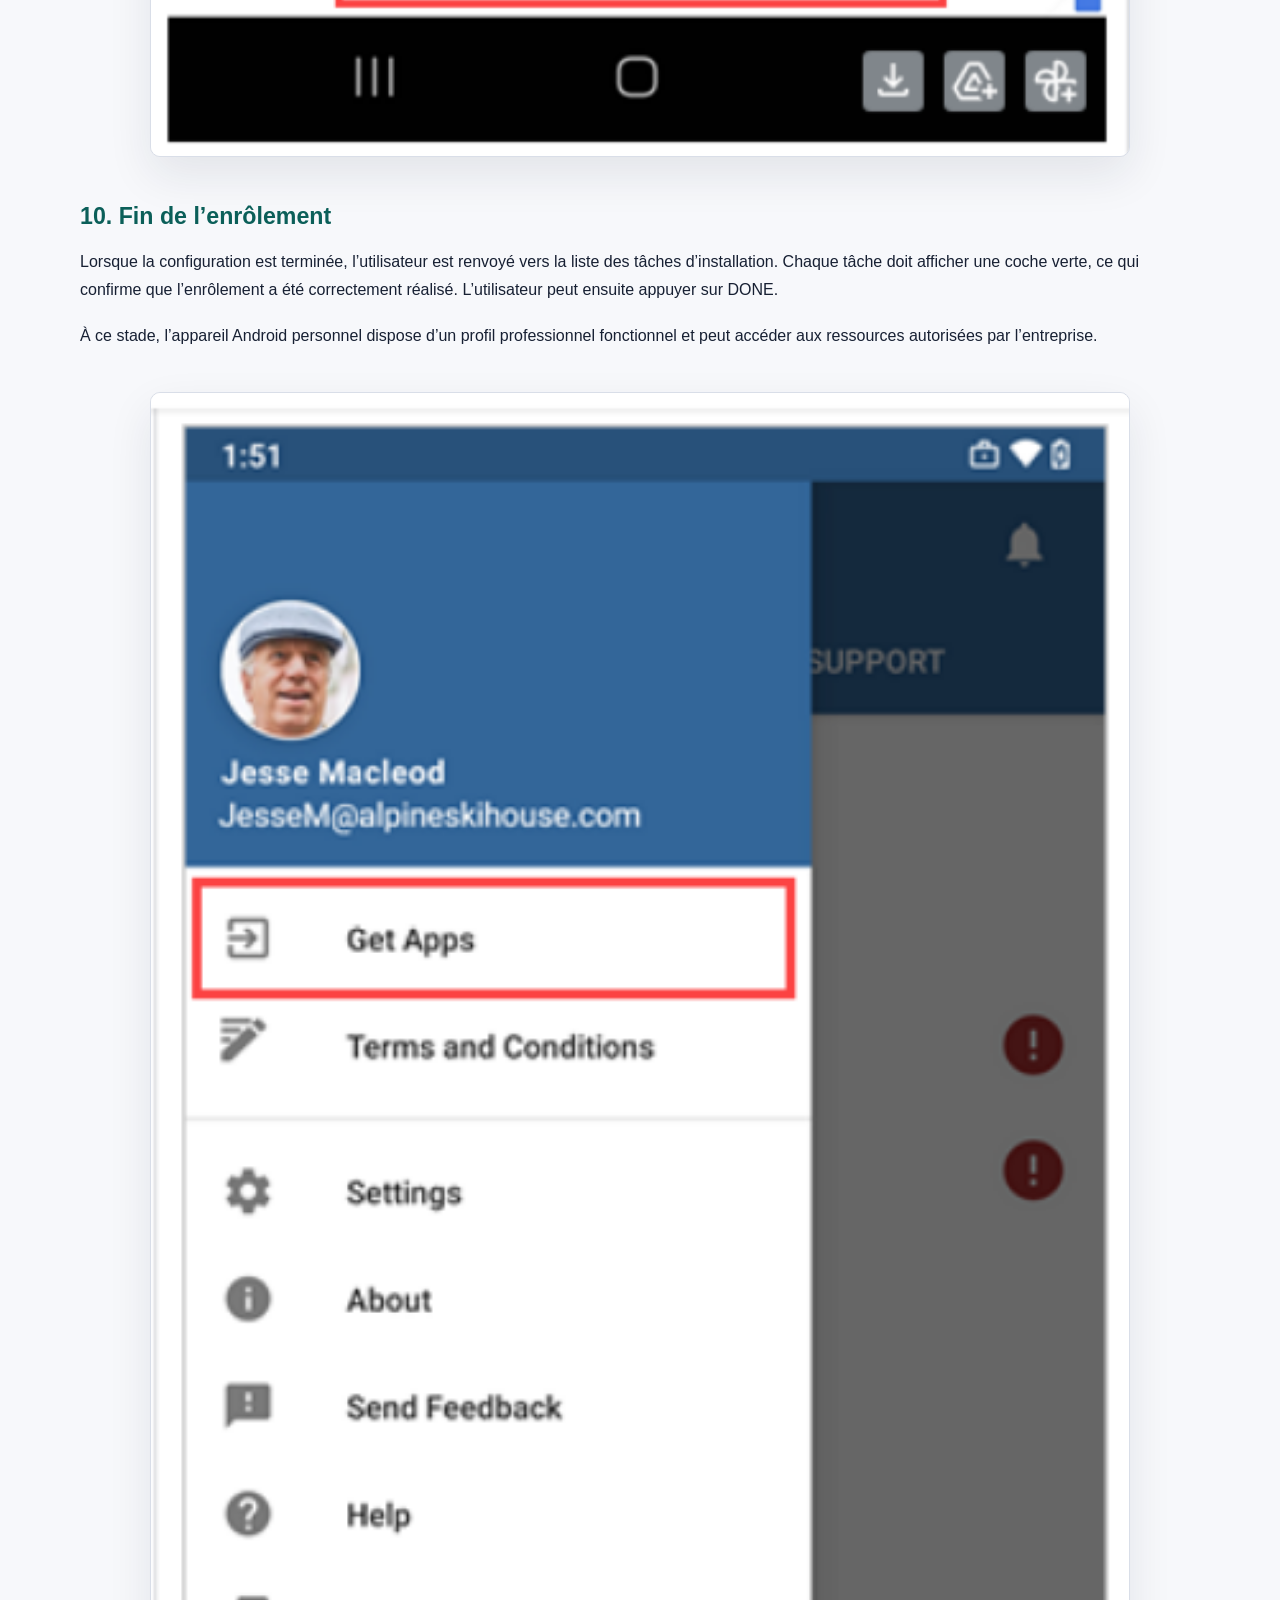
<file: mission-2.html>
<!doctype html>
<html lang="fr">
<head>
  <meta charset="utf-8" />
  <meta name="viewport" content="width=device-width, initial-scale=1" />
  <title>Mission 2 - Enrôlement BYOD Android</title>
  <link rel="stylesheet" href="styles.css" />
</head>

<body>

<header class="site-header">
  <nav class="nav">
    <a class="brand" href="index.html">Toni Ljubisavljevic</a>
    <div class="nav-links">
      <a href="index.html#missions">Retour aux missions</a>
    </div>
  </nav>
</header>

<main>

<section class="section">
  <div class="section-heading centered">
    <p class="kicker">Mission 2</p>
    <h2>Enrôlement d’un appareil Android BYOD avec profil professionnel</h2>
  </div>

  <div class="mission-content">

    <h3>1. Présentation générale</h3>

    <p>
      Cette mission porte sur l’enrôlement d’un appareil Android personnel dans un environnement professionnel
      à l’aide de Microsoft Intune et de l’application Company Portal.
    </p>

    <p>
      L’objectif est de permettre à un utilisateur d’accéder aux ressources de l’entreprise depuis son téléphone
      personnel, tout en séparant clairement les données personnelles et les données professionnelles.
    </p>

    <p>
      Cette configuration repose sur la création d’un profil professionnel Android, également appelé
      Android Work Profile. Ce profil permet d’isoler les applications, les comptes, les paramètres et les données
      liés à l’entreprise.
    </p>

    <h3>2. Contexte de la mission</h3>

    <p>
      Dans le cadre du support informatique, certains utilisateurs souhaitent utiliser leur téléphone Android personnel
      pour accéder à leurs emails professionnels, aux applications métiers, au Wi-Fi d’entreprise et aux ressources internes.
    </p>

    <p>
      Pour répondre à ce besoin, l’appareil doit être inscrit dans Microsoft Intune via l’application Intune Company Portal.
      Cette procédure permet de gérer uniquement la partie professionnelle du téléphone, sans accéder aux données personnelles
      de l’utilisateur.
    </p>

    <p>
      Cette mission consiste donc à accompagner l’utilisateur dans l’enrôlement de son appareil Android personnel
      en mode BYOD, afin de garantir un accès sécurisé aux services de l’entreprise.
    </p>

    <h3>3. Objectifs de la procédure</h3>

    <p>
      L’enrôlement d’un appareil Android BYOD permet de créer un profil professionnel sur le téléphone Android, d'activer ce profil professionnel, de configurer les paramètres nécessaires à l’accès aux ressources de l’entreprise mais aussi d'installer les applications professionnelles autorisées
    </p>

    <h3>4. Prérequis avant l’enrôlement</h3>

    <h4>4.1. Vérification du compte utilisateur</h4>

    <p>
      Avant de commencer la procédure, il est nécessaire de vérifier que l’utilisateur dispose bien d’un compte professionnel
      actif et autorisé à utiliser l’enrôlement BYOD Android.
    </p>

    <p>
      L’utilisateur doit être ajouté au groupe (int_ip_prd_byod_phone_restrictions)
    </p>

    <p>
      Ce groupe permet d’appliquer les restrictions et les règles nécessaires à l’enrôlement d’un téléphone personnel
      dans l’environnement de l’entreprise.
    </p>

    <div class="mission-images">
      <img src="assets/image-20250423-115445.png" alt="Groupe de restriction BYOD Android" class="mission-image" />
    </div>

    <h4>4.2. Installation de l’application Company Portal</h4>

    <p>
      L’utilisateur doit installer l’application Intune Company Portal depuis Google Play.
      Cette application est utilisée pour inscrire l’appareil, gérer l’accès aux ressources professionnelles,
      installer les applications de travail et obtenir de l’assistance informatique.
    </p>

    <p>
      L’application Company Portal est indispensable pour démarrer la procédure d’enrôlement.
    </p>

    <div class="mission-images">
      <img src="assets/Capture d'écran 2026-05-28 144601.png" alt="Installation de l’application Company Portal" class="mission-image" />
    </div>

    <h3>5. Lancement de l’enrôlement</h3>

    <h4>Étape 1 – Vérification du compte principal Android</h4>

    <p>
      Avant de lancer l’inscription, il faut s’assurer que l’utilisateur est bien connecté au compte principal de son appareil.
      L’enrôlement du profil professionnel n’est pas pris en charge sur les comptes secondaires Android.
    </p>

    <h4>Étape 2 – Ouverture de Company Portal</h4>

    <p>
      Ouvrir l’application Intune Company Portal sur le téléphone Android.  L’utilisateur doit ensuite se connecter avec son compte professionnel ou scolaire.
    </p>

    <h4>Étape 3 – Démarrage de la configuration</h4>

    <p>
      Sur l’écran Company Access Setup, l’application affiche les différentes tâches nécessaires
      pour inscrire l’appareil. L’utilisateur doit lire les informations affichées, puis appuyer sur BEGIN afin de commencer
      la procédure d’enrôlement.
    </p>

    <h3>6. Informations de confidentialité</h3>

    <p>
      L’application affiche ensuite un écran d’informations de confidentialité.
      Cette étape permet d’expliquer à l’utilisateur ce que l’entreprise peut voir et ce qu’elle ne peut pas voir
      sur son appareil personnel.
    </p>

    <p>
      Le principe du profil professionnel est de séparer les données de l’entreprise des données personnelles.
      L’entreprise peut gérer les applications et les données professionnelles, mais ne doit pas accéder au contenu personnel
      de l’utilisateur.
    </p>

    <p>
      Après lecture des informations, l’utilisateur doit appuyer sur CONTINUE.
    </p>

    <h3>7. Création du profil professionnel Android</h3>

    <h4>Étape 1 – Acceptation des conditions Google</h4>

    <p>
      L’utilisateur doit lire et accepter les conditions Google relatives à la création d’un profil professionnel Android.
      L’apparence de cet écran peut varier selon la version du système Android utilisée.
    </p>

    <p>
      Pour continuer, l’utilisateur doit sélectionner Accept & continue.
    </p>

    <h4>Étape 2 – Politique de confidentialité Samsung Knox</h4>

    <p>
      Si l’appareil utilisé est un Samsung, une étape supplémentaire peut apparaître concernant la politique de confidentialité
      Samsung Knox. Dans ce cas, l’utilisateur doit sélectionner Agree afin de poursuivre la configuration.

    </p>

    <div class="mission-images">
      <img src="assets/Capture d'écran 2026-05-28 144607.png" alt="Politique de confidentialité Samsung Knox" class="mission-image" />
    </div>

    <h4>Étape 3 – Création du profil de travail</h4>

    <p>
      L’appareil configure ensuite le profil professionnel. Cette étape peut prendre quelques minutes.
      Il est important de ne pas fermer l’application pendant la configuration. Une fois le profil créé, l’utilisateur doit sélectionner Next.

    </p>

    <div class="mission-images">
      <img src="assets/Capture d'écran 2026-05-28 144613.png" alt="Création du profil professionnel Android" class="mission-image" />
    </div>

    <h3>8. Confirmation de la création du profil</h3>

    <p>
      Une fois le profil professionnel créé, l’écran de configuration Company Portal confirme que cette étape est terminée. L’utilisateur doit appuyer sur CONTINUE afin de passer à la tâche suivante de l’enrôlement.
    </p>

    <div class="mission-images">
      <img src="assets/Capture d'écran 2026-05-28 144619.png" alt="Confirmation de création du profil professionnel" class="mission-image" />
    </div>

    <h3>9. Vérification des paramètres de l’appareil</h3>

    <p>
      L’application Company Portal vérifie ensuite les paramètres requis par l’entreprise.
      Si certains paramètres ne sont pas conformes, l’application propose de les corriger.
    </p>

    <p>
      Si une correction est nécessaire, l’utilisateur doit appuyer sur RESOLVE.
      L’application ouvre alors le paramètre concerné directement sur l’appareil. Une fois les paramètres corrigés, l’utilisateur doit revenir dans Company Portal et appuyer sur
      CONFIRM DEVICE SETTINGS.
    </p>

    <div class="mission-images">
      <img src="assets/Capture d'écran 2026-05-28 144626.png" alt="Vérification des paramètres requis" class="mission-image" />
      <img src="assets/Capture d'écran 2026-05-28 144634.png" alt="Confirmation des paramètres de l’appareil" class="mission-image" />
    </div>

    <h3>10. Fin de l’enrôlement</h3>

    <p>
      Lorsque la configuration est terminée, l’utilisateur est renvoyé vers la liste des tâches d’installation.
      Chaque tâche doit afficher une coche verte, ce qui confirme que l’enrôlement a été correctement réalisé.  L’utilisateur peut ensuite appuyer sur DONE.
    </p>

    <p>
      À ce stade, l’appareil Android personnel dispose d’un profil professionnel fonctionnel et peut accéder aux ressources
      autorisées par l’entreprise.
    </p>

    <div class="mission-images">
      <img src="assets/Capture d'écran 2026-05-28 144641.png" alt="Configuration terminée dans Company Portal" class="mission-image" />
    </div>

    <h3>11. Installation des applications professionnelles</h3>

    <p>
      Après l’enrôlement, l’utilisateur peut être invité à ouvrir le Google Play Store professionnel afin d’installer
      les applications recommandées. S’il n’est pas prêt à installer les applications immédiatement, il peut le faire plus tard depuis le Play Store
      présent dans le profil professionnel.
    </p>

    <p>
      Les applications disponibles peuvent également être consultées depuis le menu de Company Portal, dans la section
      Get Apps.
    </p>

    <div class="mission-images">
      <img src="assets/Capture d'écran 2026-05-28 144649.png" alt="Ouverture des applications professionnelles recommandées" class="mission-image" />
      <img src="assets/Capture d'écran 2026-05-28 144656.png" alt="Accès aux applications disponibles depuis Company Portal" class="mission-image" />
    </div>

    <h3>12. Disponibilité d’Android Enterprise</h3>

    <p>
      Les profils professionnels Android sont disponibles uniquement dans les pays et régions où Android Enterprise
      est pris en charge. Si Android Enterprise n’est pas disponible dans le pays ou la région de l’utilisateur, Company Portal ne pourra pas
      configurer le profil professionnel sur l’appareil.
    </p>

    <p>
      Dans ce cas, l’utilisateur doit contacter le support informatique afin d’identifier une autre méthode d’accès
      aux ressources professionnelles.
    </p>

    <h3>13. Mise à jour des services Google Play</h3>

    <p>
      Si la version des services Google Play est obsolète, l’enrôlement peut échouer ou être bloqué.
      Il est donc recommandé de vérifier que les services Google Play sont bien à jour avant de commencer la procédure.
    </p>

    <p>
      L’utilisateur peut ouvrir Google Play sur son appareil afin de rechercher les mises à jour disponibles.
    </p>

    <h3>14. Résultat attendu</h3>

    <p>
      À la fin de cette procédure, l’appareil Android personnel est correctement inscrit dans Microsoft Intune.
      Le profil professionnel est actif et l’utilisateur peut accéder aux ressources de l’entreprise de manière sécurisée.
    </p>

    <p>
      Les données personnelles restent séparées des données professionnelles, ce qui permet de respecter le principe
      du BYOD tout en maintenant un niveau de sécurité adapté à l’environnement professionnel.
    </p>

    <p>
      <a class="button primary" href="index.html#missions">Retour aux missions</a>
    </p>

  </div>
</section>

</main>

</body>
</html>
</file>
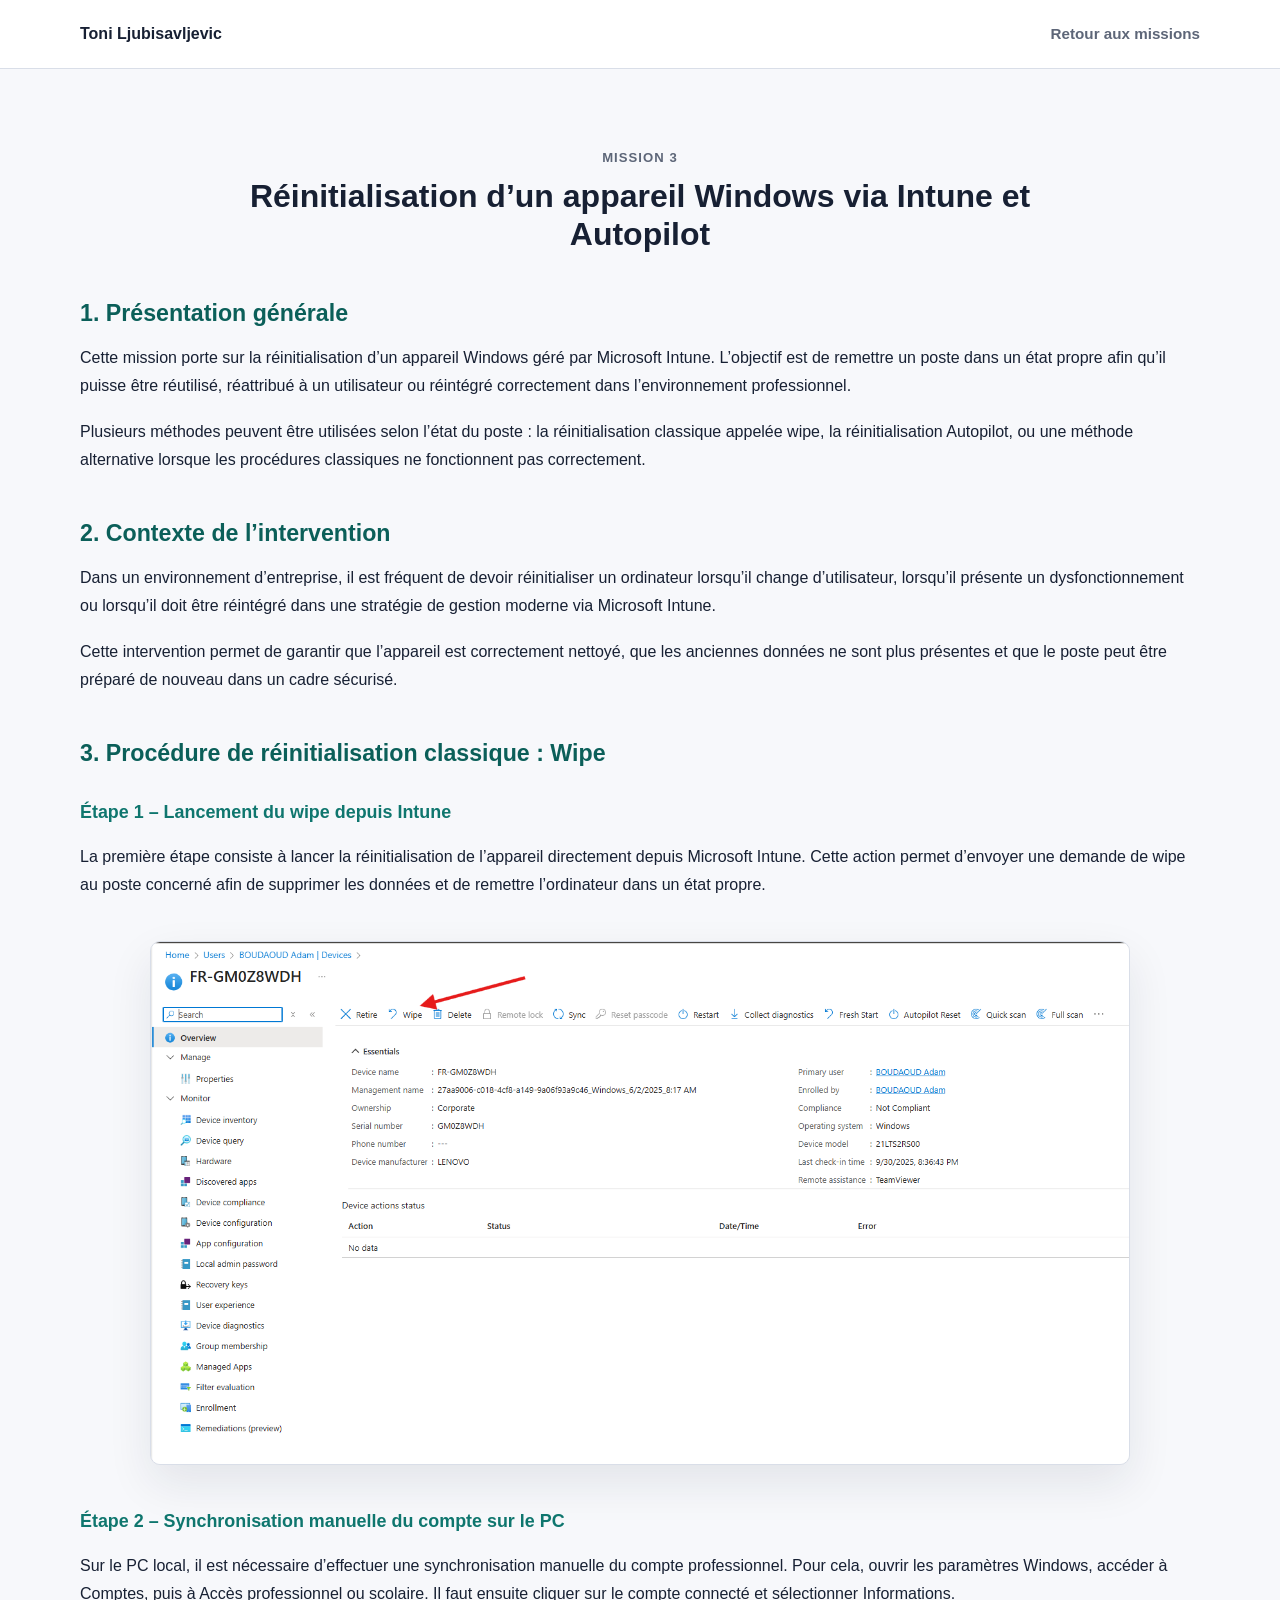
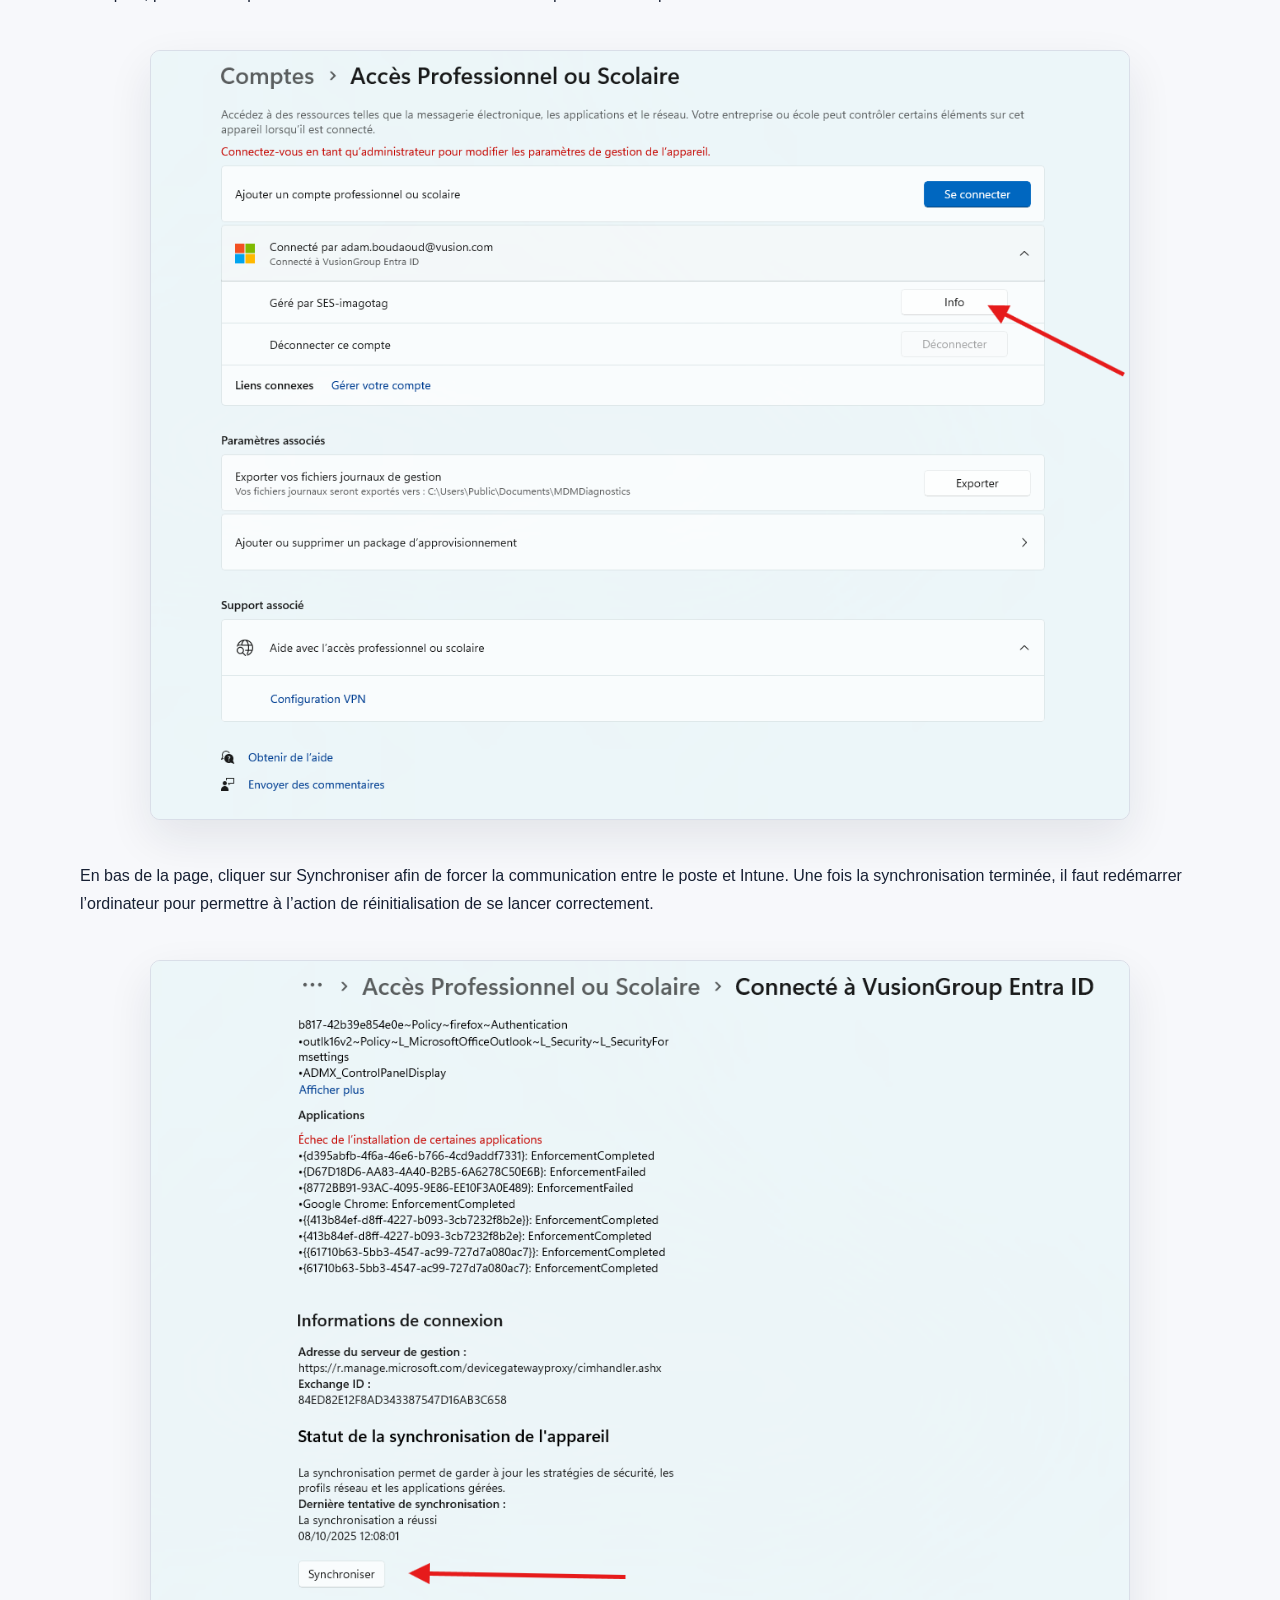
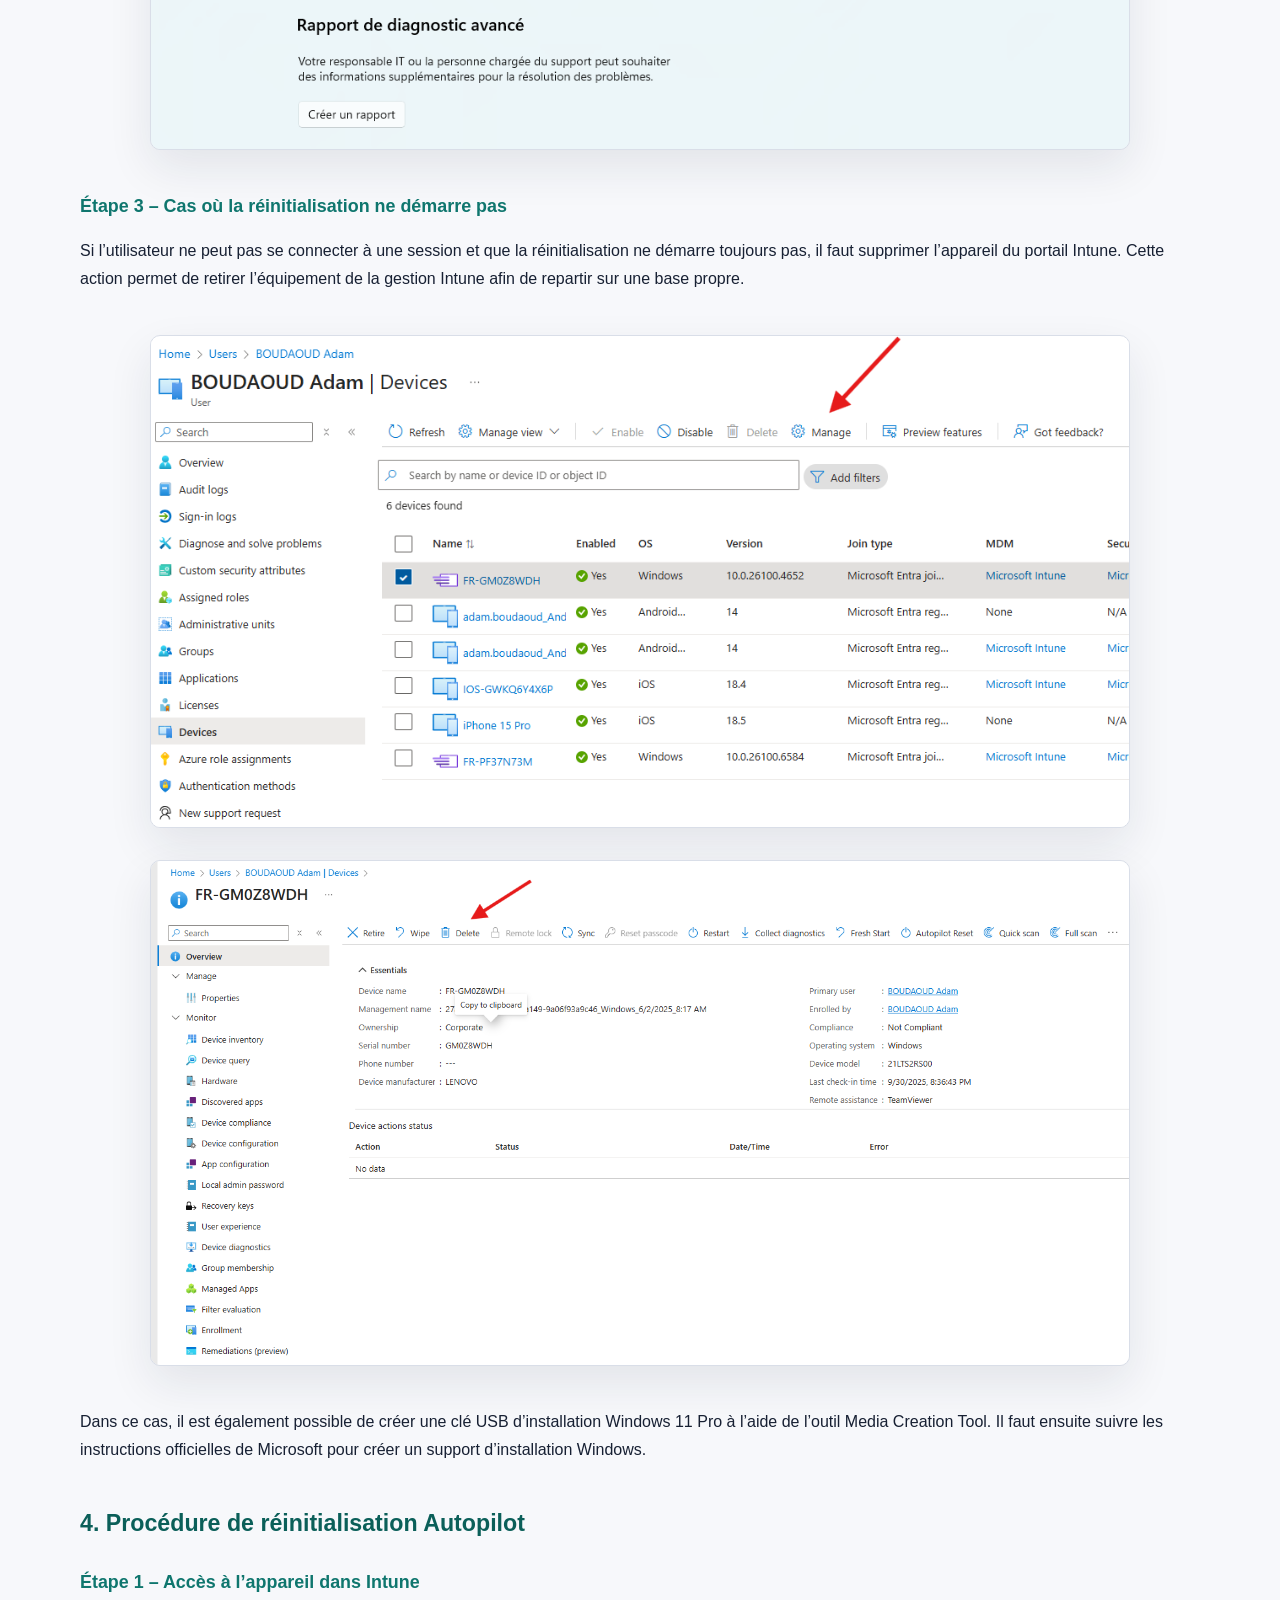
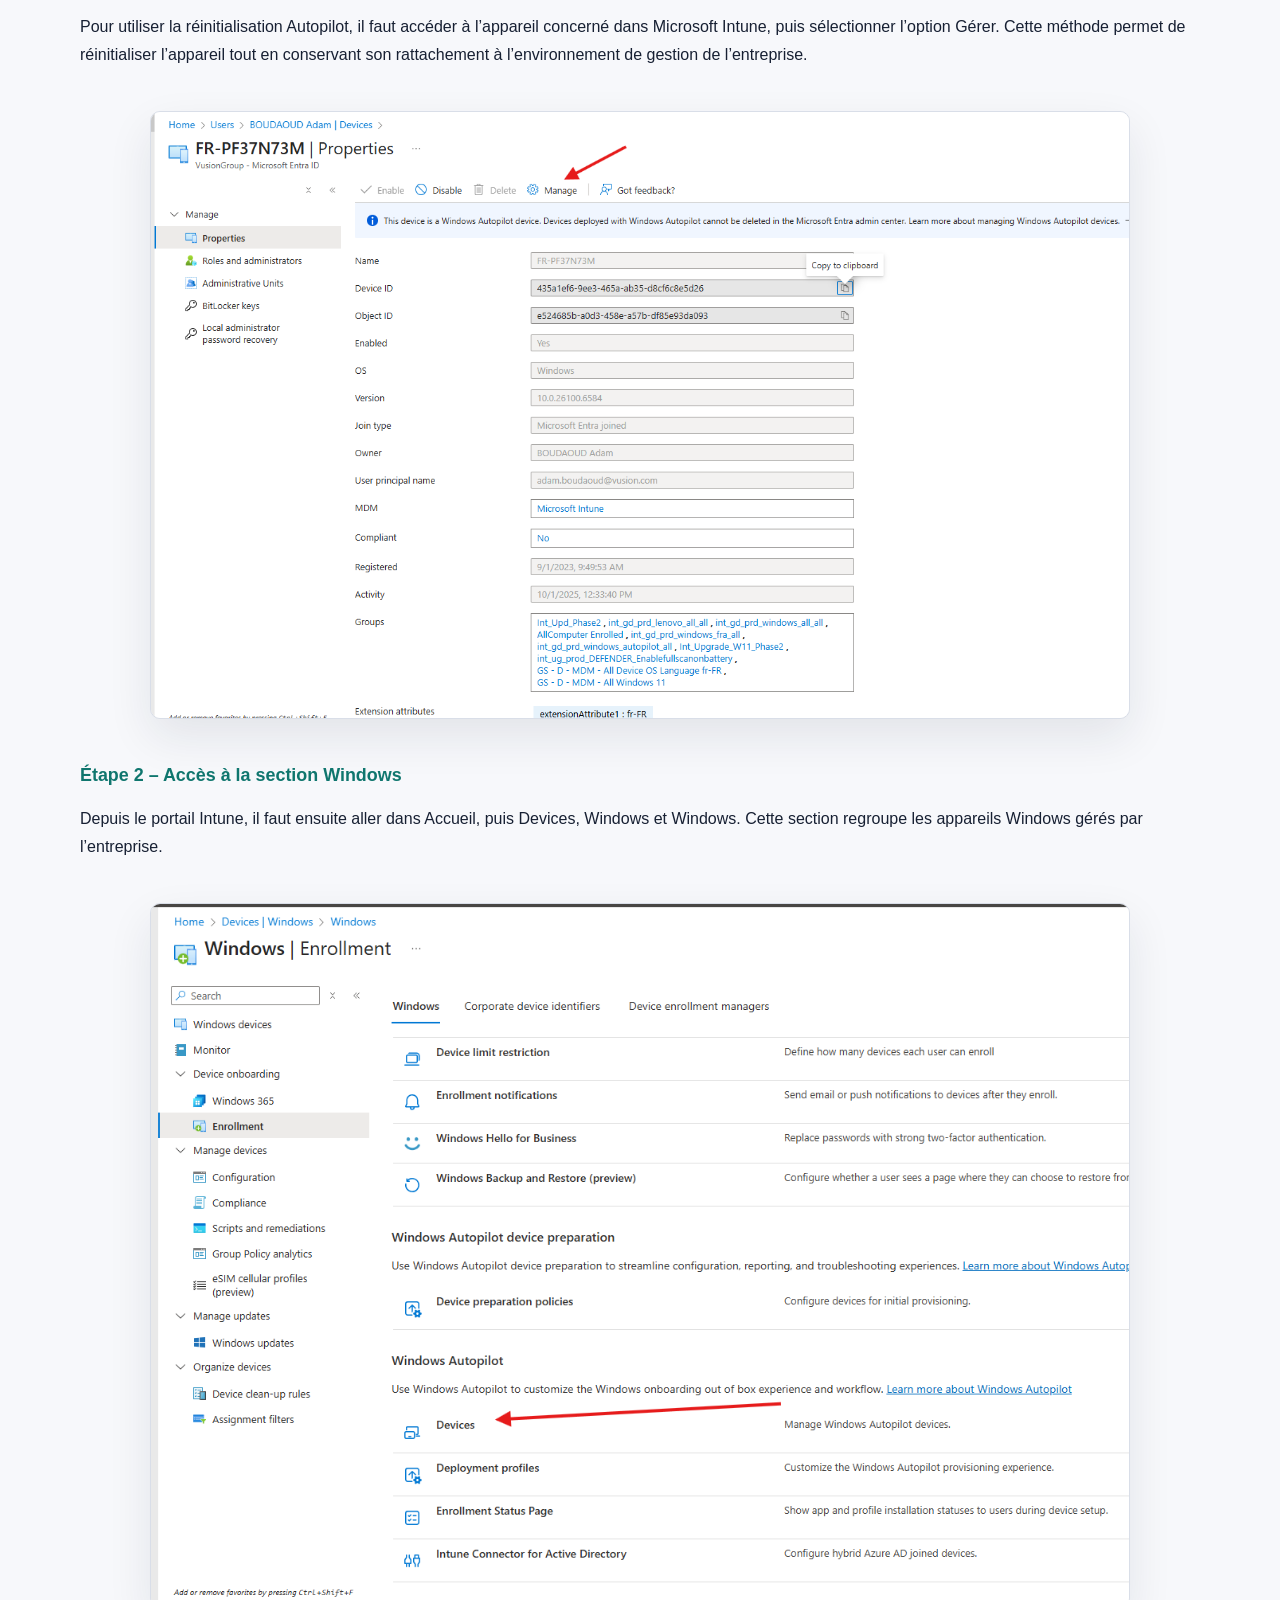
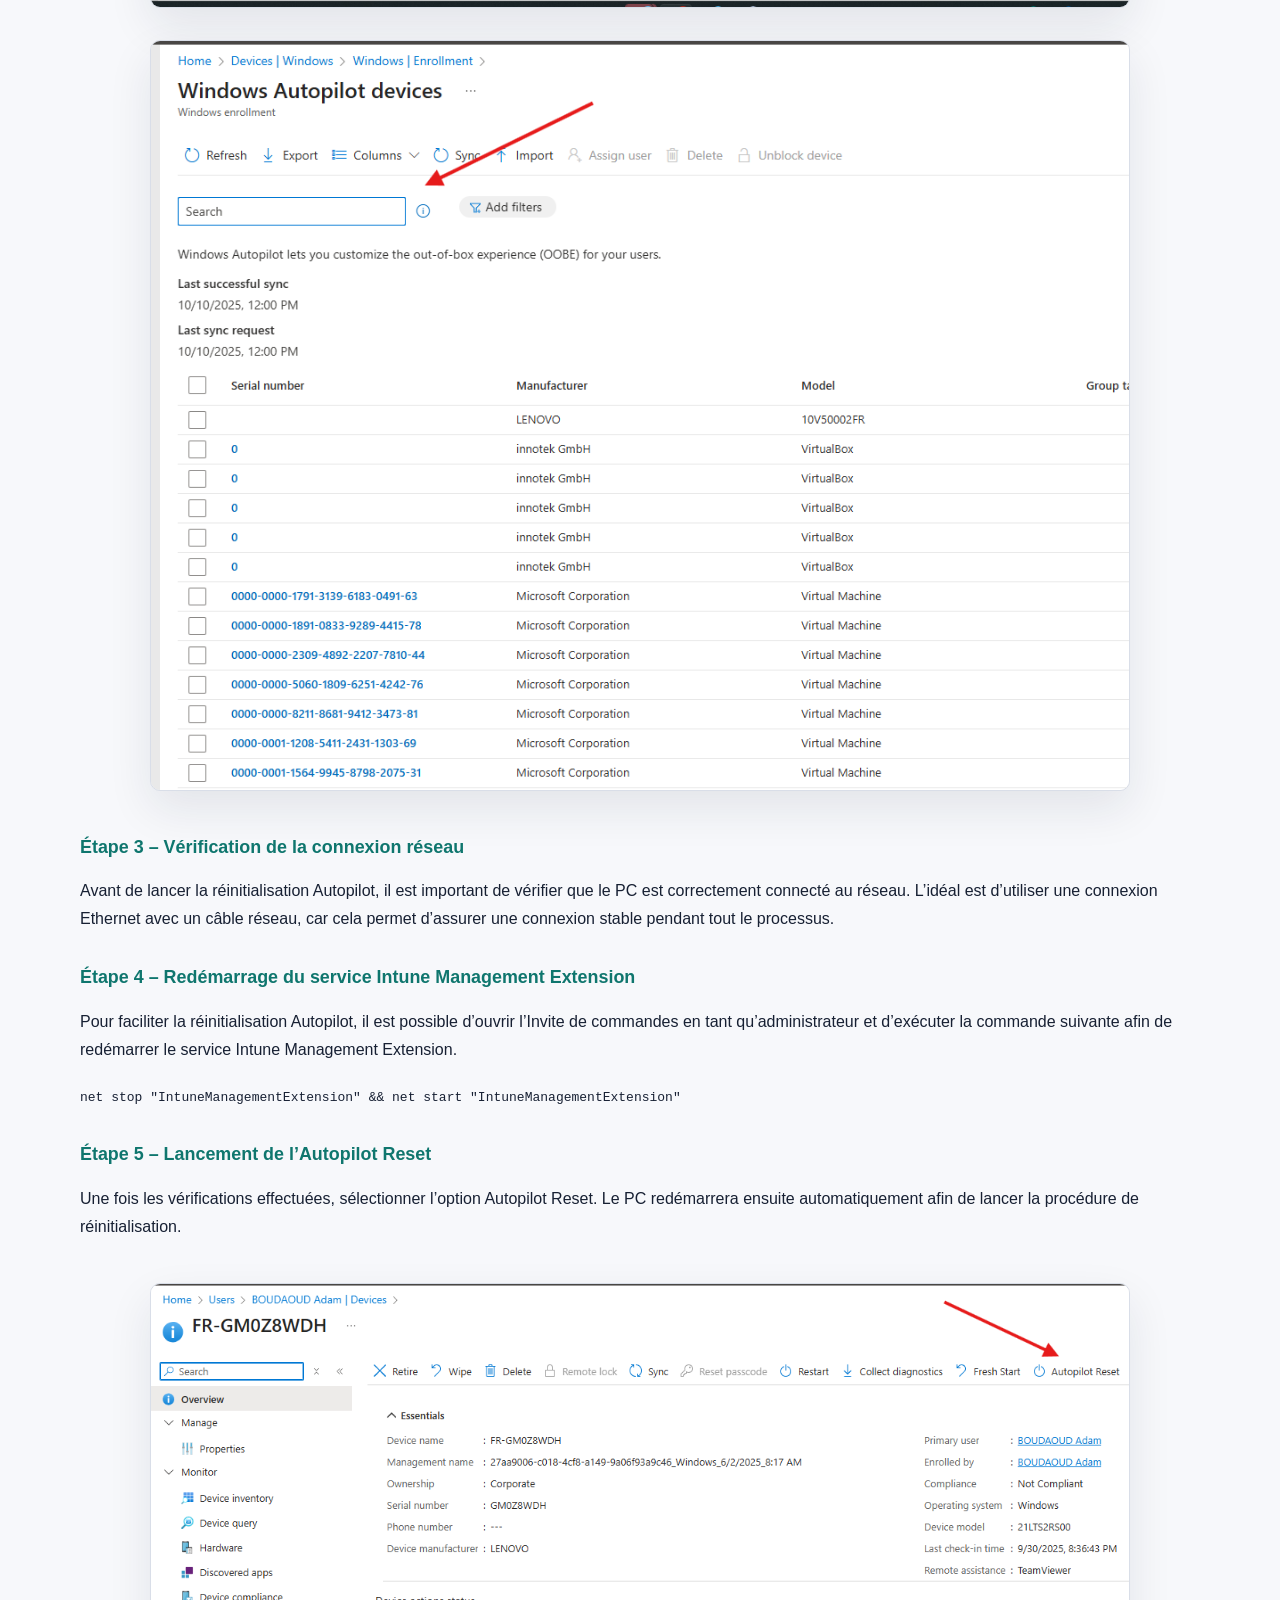
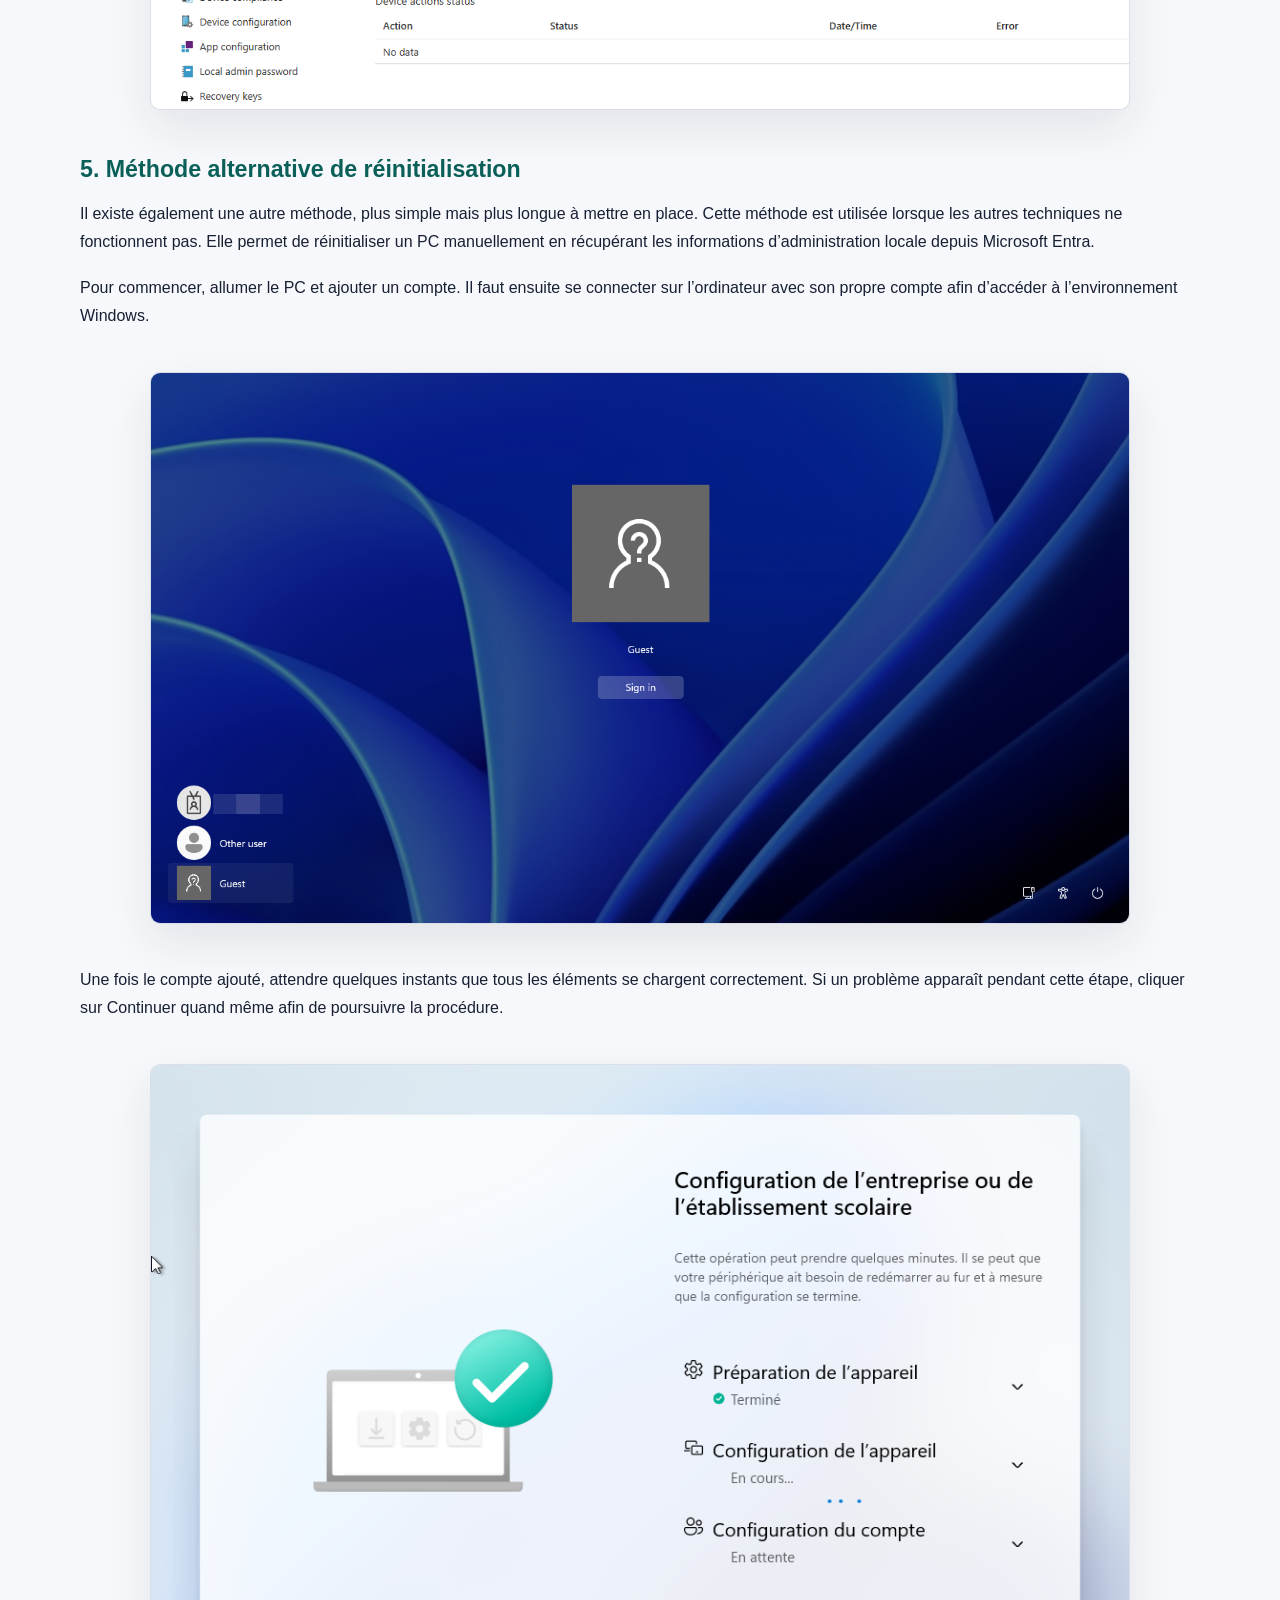
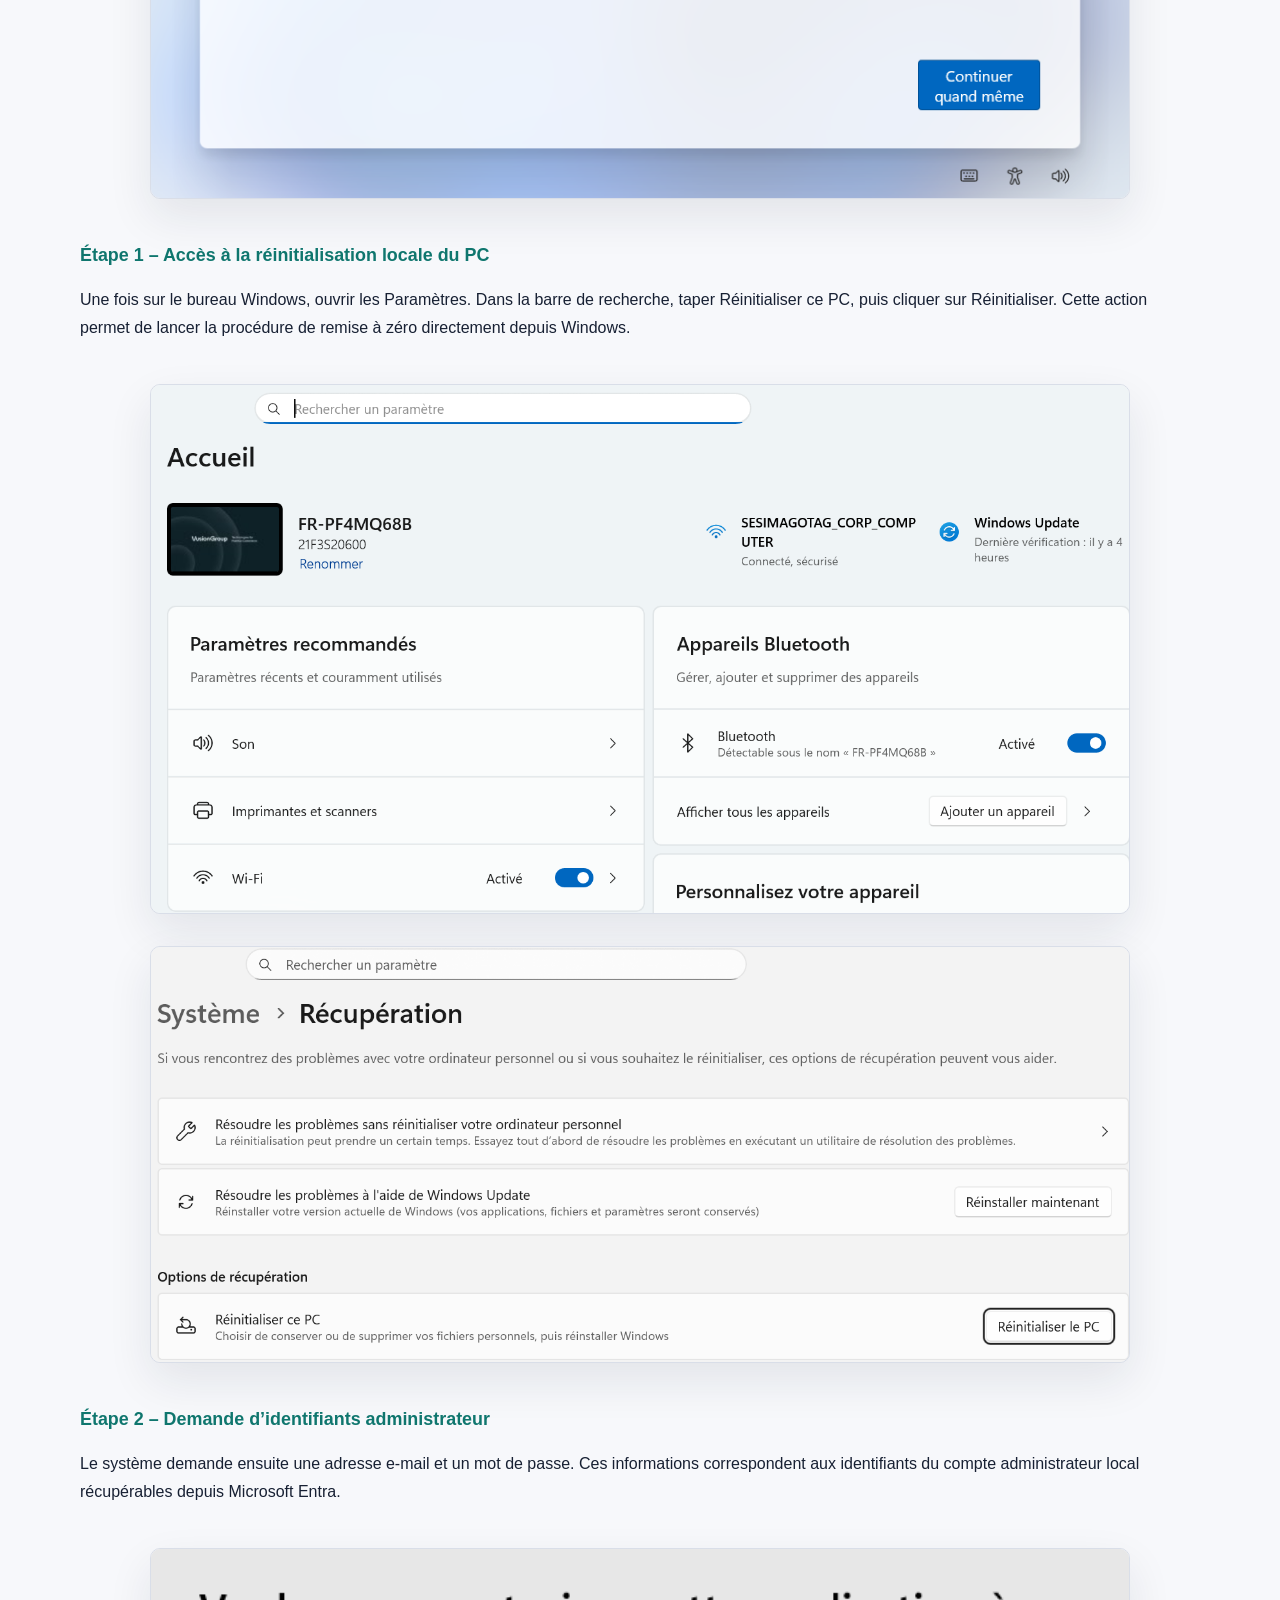
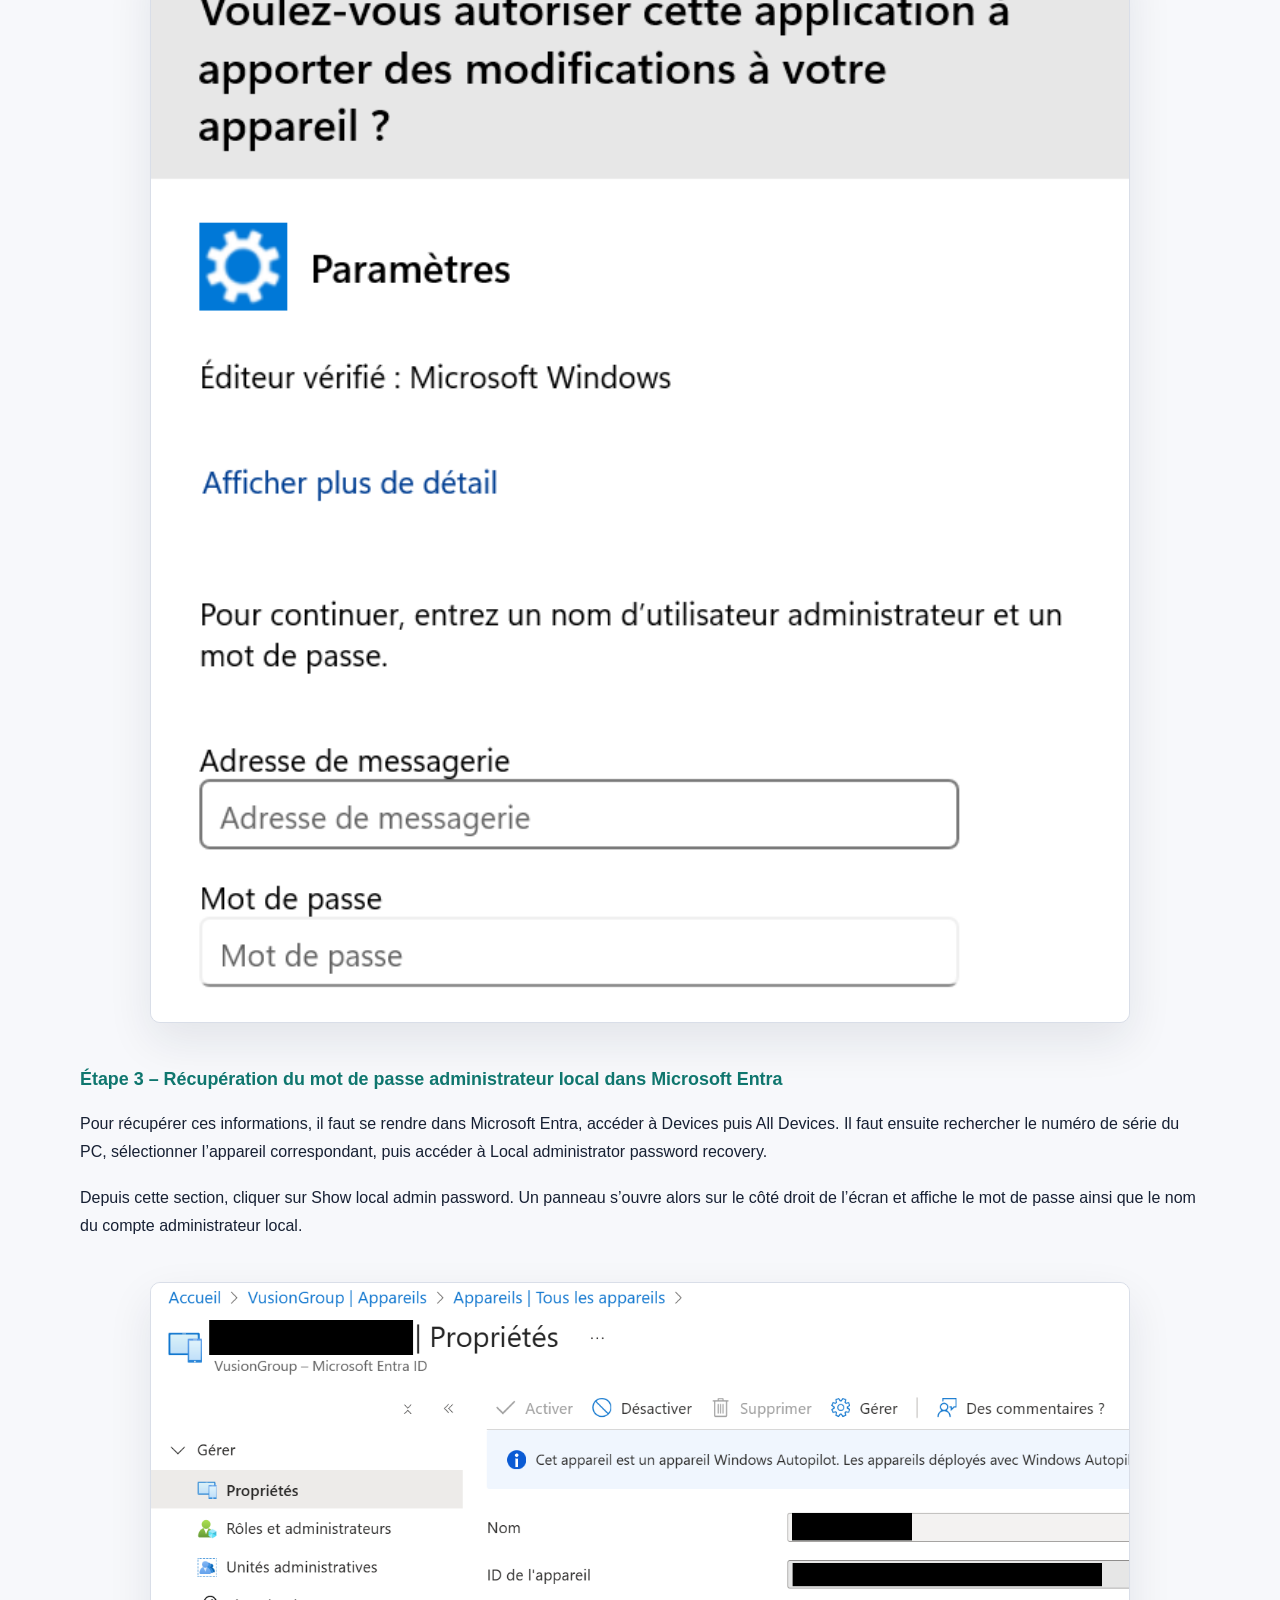
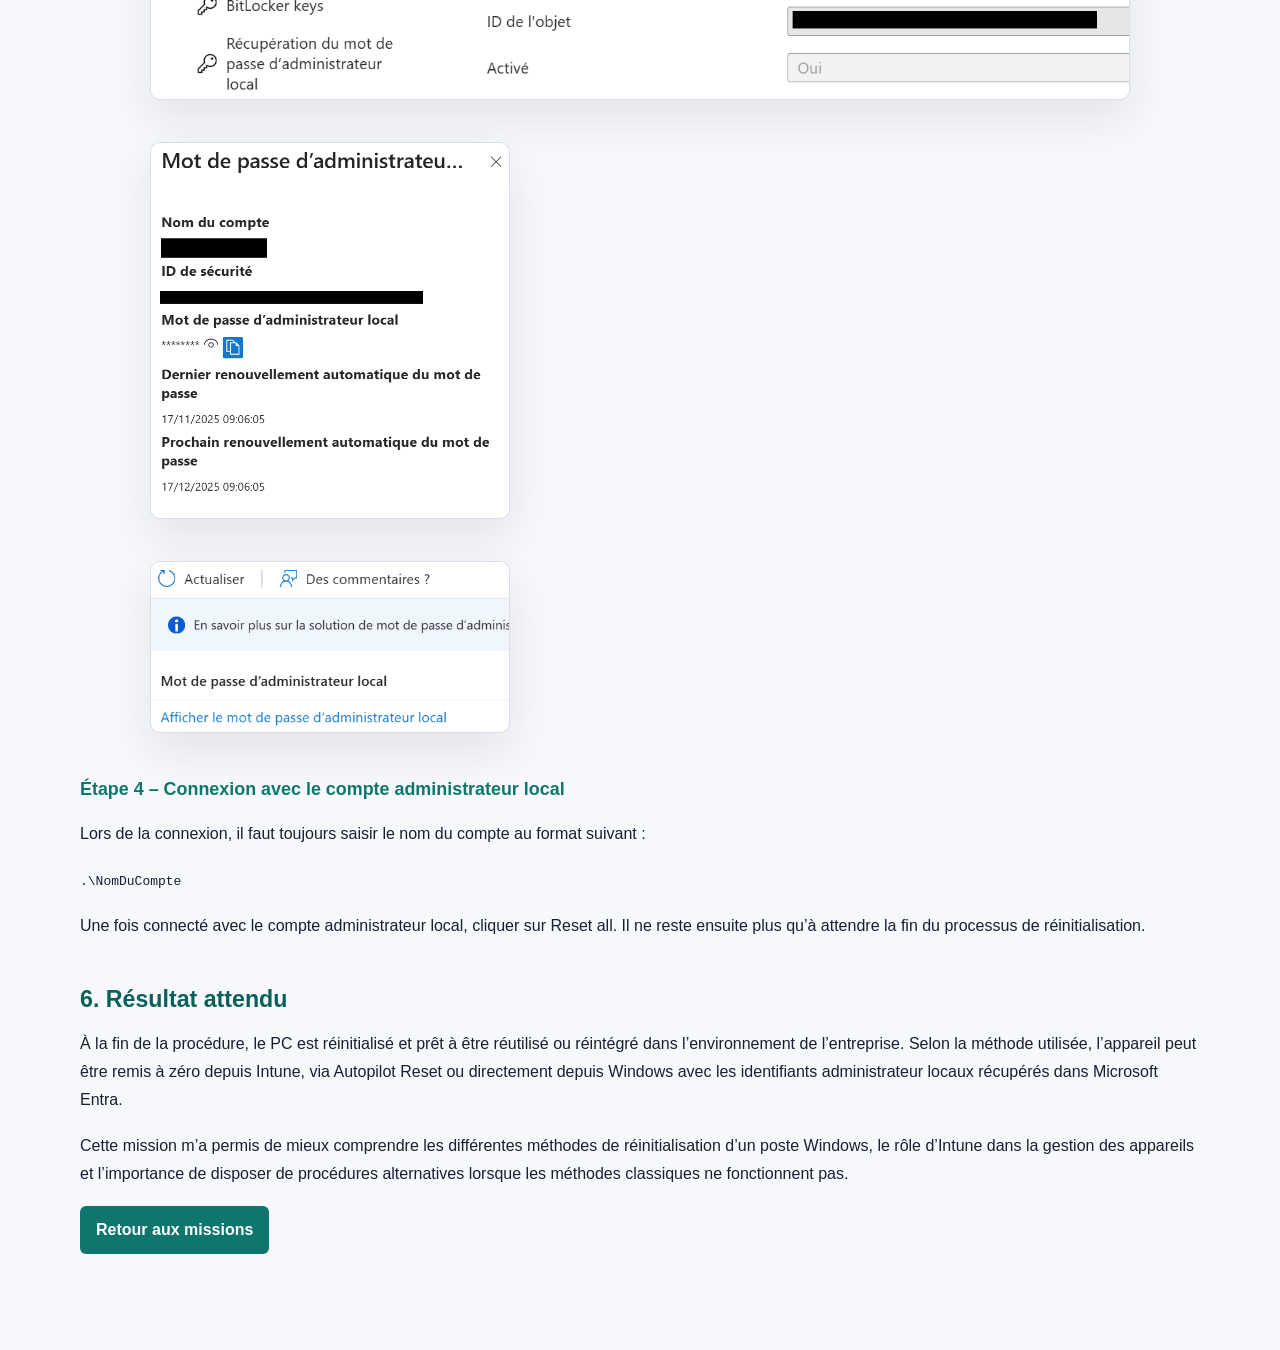
<file: mission-3.html>
<!doctype html>
<html lang="fr">
<head>
  <meta charset="utf-8" />
  <meta name="viewport" content="width=device-width, initial-scale=1" />
  <title>Mission 3 - Réinitialisation d’un appareil Intune</title>
  <link rel="stylesheet" href="styles.css" />

  <style>
    .mission-images-entra {
      display: grid;
      grid-template-columns: repeat(2, minmax(340px, 1fr));
      gap: 22px;
      align-items: start;
      justify-items: center;
      margin: 28px 0;
    }

    .mission-images-entra .mission-image {
      width: 100%;
      max-width: 560px;
    }

    .mission-images-entra .mission-image-bottom-left {
      grid-column: 1 / 2;
      max-width: 560px;
      margin-top: 0;
    }

    @media (max-width: 900px) {
      .mission-images-entra {
        grid-template-columns: 1fr;
      }

      .mission-images-entra .mission-image-bottom-left {
        grid-column: auto;
      }
    }
  </style>
</head>

<body>

<header class="site-header">
  <nav class="nav">
    <a class="brand" href="index.html">Toni Ljubisavljevic</a>
    <div class="nav-links">
      <a href="index.html#missions">Retour aux missions</a>
    </div>
  </nav>
</header>

<main>

<section class="section">
  <div class="section-heading centered">
    <p class="kicker">Mission 3</p>
    <h2>Réinitialisation d’un appareil Windows via Intune et Autopilot</h2>
  </div>

  <div class="mission-content">

    <h3>1. Présentation générale</h3>

    <p>
      Cette mission porte sur la réinitialisation d’un appareil Windows géré par Microsoft Intune.
      L’objectif est de remettre un poste dans un état propre afin qu’il puisse être réutilisé,
      réattribué à un utilisateur ou réintégré correctement dans l’environnement professionnel.
    </p>

    <p>
      Plusieurs méthodes peuvent être utilisées selon l’état du poste : la réinitialisation classique
      appelée wipe, la réinitialisation Autopilot, ou une méthode alternative lorsque les procédures
      classiques ne fonctionnent pas correctement.
    </p>

    <h3>2. Contexte de l’intervention</h3>

    <p>
      Dans un environnement d’entreprise, il est fréquent de devoir réinitialiser un ordinateur lorsqu’il
      change d’utilisateur, lorsqu’il présente un dysfonctionnement ou lorsqu’il doit être réintégré dans
      une stratégie de gestion moderne via Microsoft Intune.
    </p>

    <p>
      Cette intervention permet de garantir que l’appareil est correctement nettoyé, que les anciennes
      données ne sont plus présentes et que le poste peut être préparé de nouveau dans un cadre sécurisé.
    </p>

    <h3>3. Procédure de réinitialisation classique : Wipe</h3>

    <h4>Étape 1 – Lancement du wipe depuis Intune</h4>

    <p>
      La première étape consiste à lancer la réinitialisation de l’appareil directement depuis Microsoft Intune.
      Cette action permet d’envoyer une demande de wipe au poste concerné afin de supprimer les données et
      de remettre l’ordinateur dans un état propre.
    </p>

    <div class="mission-images">
      <img src="assets/image-20251008-130649.png" alt="Lancement du wipe depuis Intune" class="mission-image" />
    </div>

    <h4>Étape 2 – Synchronisation manuelle du compte sur le PC</h4>

    <p>
      Sur le PC local, il est nécessaire d’effectuer une synchronisation manuelle du compte professionnel.
      Pour cela, ouvrir les paramètres Windows, accéder à Comptes, puis à Accès professionnel ou scolaire.
      Il faut ensuite cliquer sur le compte connecté et sélectionner Informations.
    </p>

    <div class="mission-images">
      <img src="assets/image-20251008-122713.png" alt="Accès professionnel ou scolaire dans les paramètres Windows" class="mission-image" />
    </div>

    <p>
      En bas de la page, cliquer sur Synchroniser afin de forcer la communication entre le poste et Intune.
      Une fois la synchronisation terminée, il faut redémarrer l’ordinateur pour permettre à l’action de
      réinitialisation de se lancer correctement.
    </p>

    <div class="mission-images">
      <img src="assets/image-20251008-122757.png" alt="Bouton de synchronisation du compte professionnel" class="mission-image" />
    </div>

    <h4>Étape 3 – Cas où la réinitialisation ne démarre pas</h4>

    <p>
      Si l’utilisateur ne peut pas se connecter à une session et que la réinitialisation ne démarre toujours pas,
      il faut supprimer l’appareil du portail Intune. Cette action permet de retirer l’équipement de la gestion
      Intune afin de repartir sur une base propre.
    </p>

    <div class="mission-images">
      <img src="assets/image-20251008-123153.png" alt="Suppression de l’appareil dans Intune" class="mission-image" />
      <img src="assets/image-20251008-123219.png" alt="Confirmation de suppression de l’appareil" class="mission-image" />
    </div>

    <p>
      Dans ce cas, il est également possible de créer une clé USB d’installation Windows 11 Pro à l’aide de
      l’outil Media Creation Tool. Il faut ensuite suivre les instructions officielles de Microsoft pour créer
      un support d’installation Windows.
    </p>

    <h3>4. Procédure de réinitialisation Autopilot</h3>

    <h4>Étape 1 – Accès à l’appareil dans Intune</h4>

    <p>
      Pour utiliser la réinitialisation Autopilot, il faut accéder à l’appareil concerné dans Microsoft Intune,
      puis sélectionner l’option Gérer. Cette méthode permet de réinitialiser l’appareil tout en conservant
      son rattachement à l’environnement de gestion de l’entreprise.
    </p>

    <div class="mission-images">
      <img src="assets/image-20251010-095405.png" alt="Accès à la gestion de l’appareil dans Intune" class="mission-image" />
    </div>

    <h4>Étape 2 – Accès à la section Windows</h4>

    <p>
      Depuis le portail Intune, il faut ensuite aller dans Accueil, puis Devices, Windows et Windows.
      Cette section regroupe les appareils Windows gérés par l’entreprise.
    </p>

    <div class="mission-images">
      <img src="assets/image-20251010-100130.png" alt="Accès aux appareils Windows dans Intune" class="mission-image" />
      <img src="assets/image-20251010-100440.png" alt="Liste des appareils Windows dans Intune" class="mission-image" />
    </div>

    <h4>Étape 3 – Vérification de la connexion réseau</h4>

    <p>
      Avant de lancer la réinitialisation Autopilot, il est important de vérifier que le PC est correctement
      connecté au réseau. L’idéal est d’utiliser une connexion Ethernet avec un câble réseau, car cela permet
      d’assurer une connexion stable pendant tout le processus.
    </p>

    <h4>Étape 4 – Redémarrage du service Intune Management Extension</h4>

    <p>
      Pour faciliter la réinitialisation Autopilot, il est possible d’ouvrir l’Invite de commandes en tant
      qu’administrateur et d’exécuter la commande suivante afin de redémarrer le service Intune Management Extension.
    </p>

    <p>
      <code>net stop "IntuneManagementExtension" && net start "IntuneManagementExtension"</code>
    </p>

    <h4>Étape 5 – Lancement de l’Autopilot Reset</h4>

    <p>
      Une fois les vérifications effectuées, sélectionner l’option Autopilot Reset. Le PC redémarrera ensuite
      automatiquement afin de lancer la procédure de réinitialisation.
    </p>

    <div class="mission-images">
      <img src="assets/image-20251020-095158.png" alt="Option Autopilot Reset dans Intune" class="mission-image" />
    </div>

    <h3>5. Méthode alternative de réinitialisation</h3>

    <p>
      Il existe également une autre méthode, plus simple mais plus longue à mettre en place. Cette méthode est
      utilisée lorsque les autres techniques ne fonctionnent pas. Elle permet de réinitialiser un PC manuellement
      en récupérant les informations d’administration locale depuis Microsoft Entra.
    </p>

    <p>
      Pour commencer, allumer le PC et ajouter un compte. Il faut ensuite se connecter sur l’ordinateur avec
      son propre compte afin d’accéder à l’environnement Windows.
    </p>

    <div class="mission-images">
      <img src="assets/sharedpc-guest-win11.png" alt="Ajout d’un compte sur Windows 11" class="mission-image" />
    </div>

    <p>
      Une fois le compte ajouté, attendre quelques instants que tous les éléments se chargent correctement.
      Si un problème apparaît pendant cette étape, cliquer sur Continuer quand même afin de poursuivre la procédure.
    </p>

    <div class="mission-images">
      <img src="assets/intune_fr_012.png" alt="Écran de chargement ou de confirmation pendant l’ajout du compte" class="mission-image" />
    </div>

    <h4>Étape 1 – Accès à la réinitialisation locale du PC</h4>

    <p>
      Une fois sur le bureau Windows, ouvrir les Paramètres. Dans la barre de recherche, taper Réinitialiser ce PC,
      puis cliquer sur Réinitialiser. Cette action permet de lancer la procédure de remise à zéro directement
      depuis Windows.
    </p>

    <div class="mission-images">
      <img src="assets/Capture d'écran 2025-11-17 135345.png" alt="Recherche de l’option Réinitialiser ce PC" class="mission-image" />
      <img src="assets/Capture d'écran 2025-11-17 135416.png" alt="Lancement de la réinitialisation du PC" class="mission-image" />
    </div>

    <h4>Étape 2 – Demande d’identifiants administrateur</h4>

    <p>
      Le système demande ensuite une adresse e-mail et un mot de passe. Ces informations correspondent aux
      identifiants du compte administrateur local récupérables depuis Microsoft Entra.
    </p>

    <div class="mission-images">
      <img src="assets/Capture d'écran 2025-11-17 135540.png" alt="Demande d’identifiants administrateur pour la réinitialisation" class="mission-image" />
    </div>

    <h4>Étape 3 – Récupération du mot de passe administrateur local dans Microsoft Entra</h4>

    <p>
      Pour récupérer ces informations, il faut se rendre dans Microsoft Entra, accéder à Devices puis All Devices.
      Il faut ensuite rechercher le numéro de série du PC, sélectionner l’appareil correspondant, puis accéder à
      Local administrator password recovery.
    </p>

    <p>
      Depuis cette section, cliquer sur Show local admin password. Un panneau s’ouvre alors sur le côté droit de
      l’écran et affiche le mot de passe ainsi que le nom du compte administrateur local.
    </p>

    <div class="mission-images">
  <img src="assets/Capture d'écran 2025-11-17 140020.png" alt="Recherche de l’appareil dans Microsoft Entra" class="mission-image mission-image-large" />
</div>

<div class="mission-images">
  <img src="assets/Capture d'écran 2025-11-17 140917.png" alt="Accès à la récupération du mot de passe administrateur local" class="mission-image mission-image-large" />
</div>

<div class="mission-images">
  <img src="assets/Capture d'écran 2025-11-17 141231.png" alt="Affichage du mot de passe administrateur local" class="mission-image mission-image-large" />
</div>

    <h4>Étape 4 – Connexion avec le compte administrateur local</h4>

    <p>
      Lors de la connexion, il faut toujours saisir le nom du compte au format suivant :
    </p>

    <p>
      <code>.\NomDuCompte</code>
    </p>

    <p>
      Une fois connecté avec le compte administrateur local, cliquer sur Reset all. Il ne reste ensuite plus
      qu’à attendre la fin du processus de réinitialisation.
    </p>

    <h3>6. Résultat attendu</h3>

    <p>
      À la fin de la procédure, le PC est réinitialisé et prêt à être réutilisé ou réintégré dans l’environnement
      de l’entreprise. Selon la méthode utilisée, l’appareil peut être remis à zéro depuis Intune, via Autopilot
      Reset ou directement depuis Windows avec les identifiants administrateur locaux récupérés dans Microsoft Entra.
    </p>

    <p>
      Cette mission m’a permis de mieux comprendre les différentes méthodes de réinitialisation d’un poste Windows,
      le rôle d’Intune dans la gestion des appareils et l’importance de disposer de procédures alternatives lorsque
      les méthodes classiques ne fonctionnent pas.
    </p>

    <p>
      <a class="button primary" href="index.html#missions">Retour aux missions</a>
    </p>

  </div>
</section>

</main>

</body>
</html>
</file>
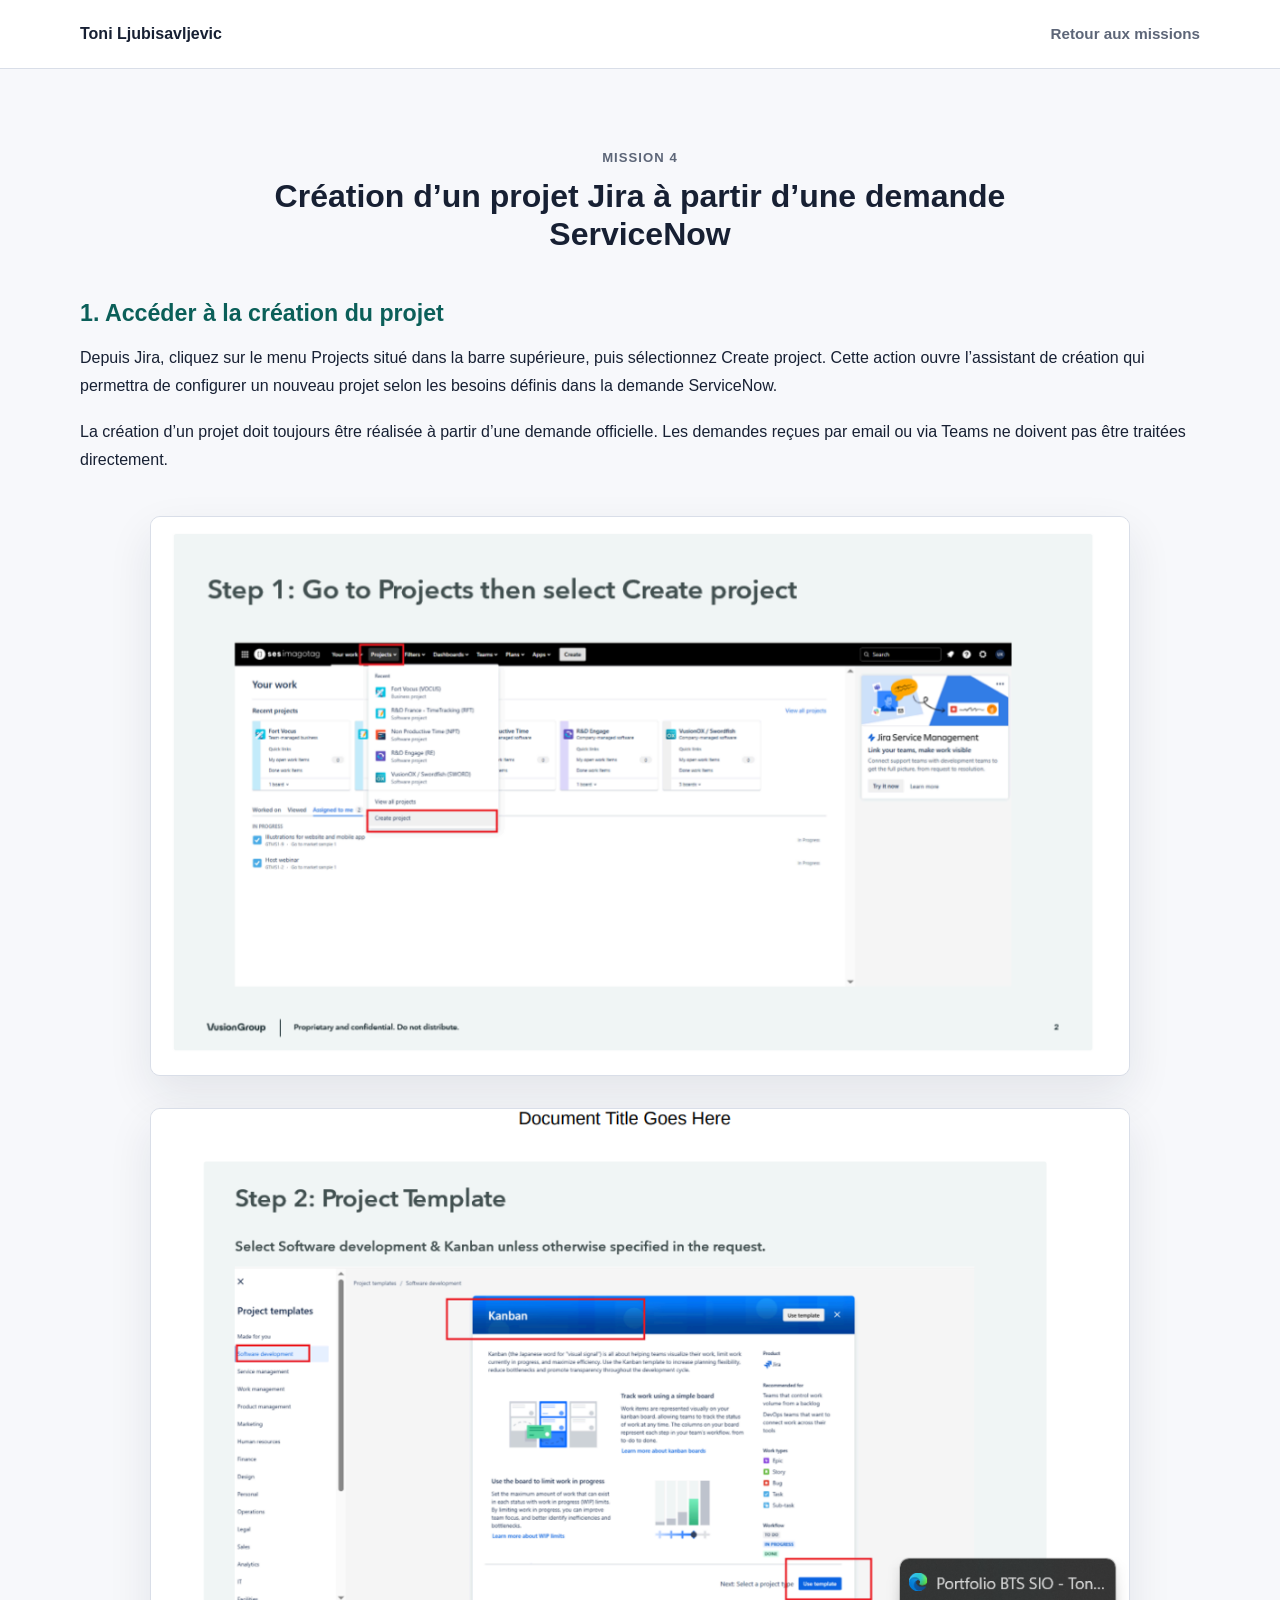
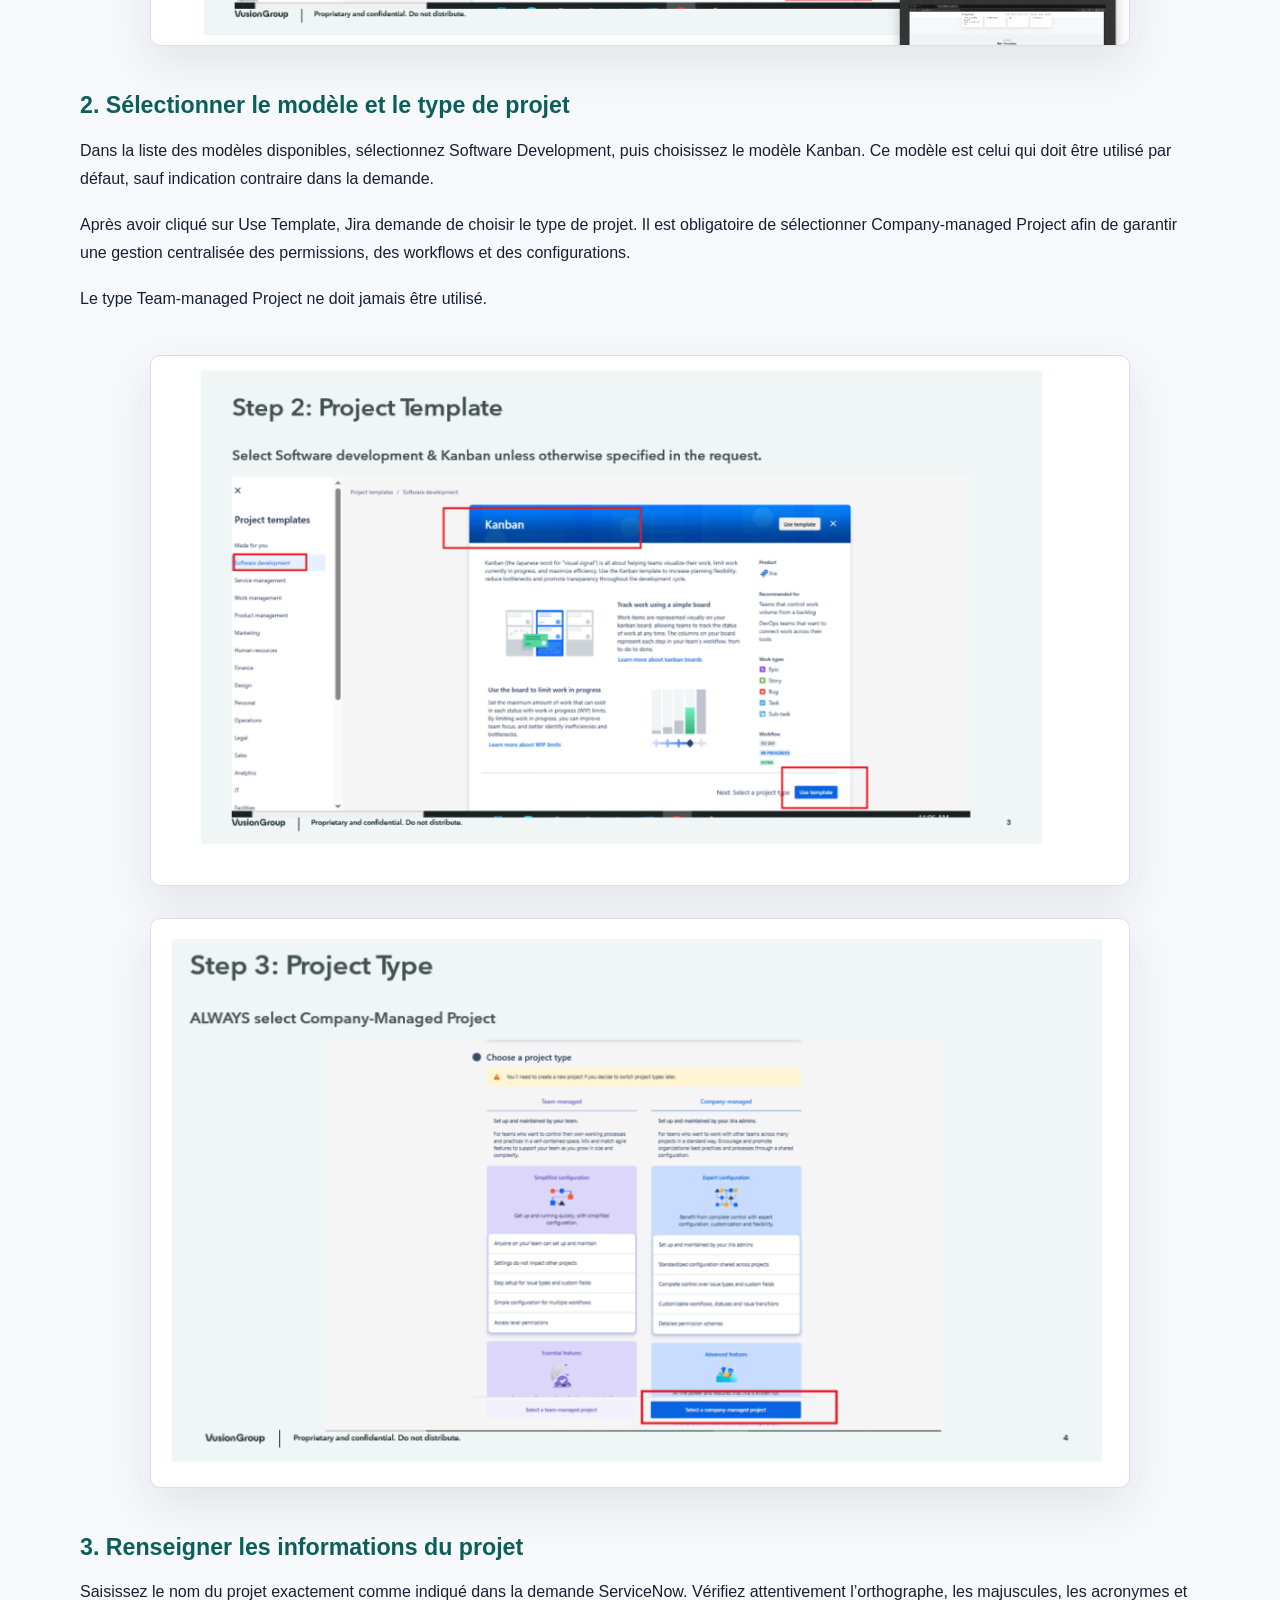
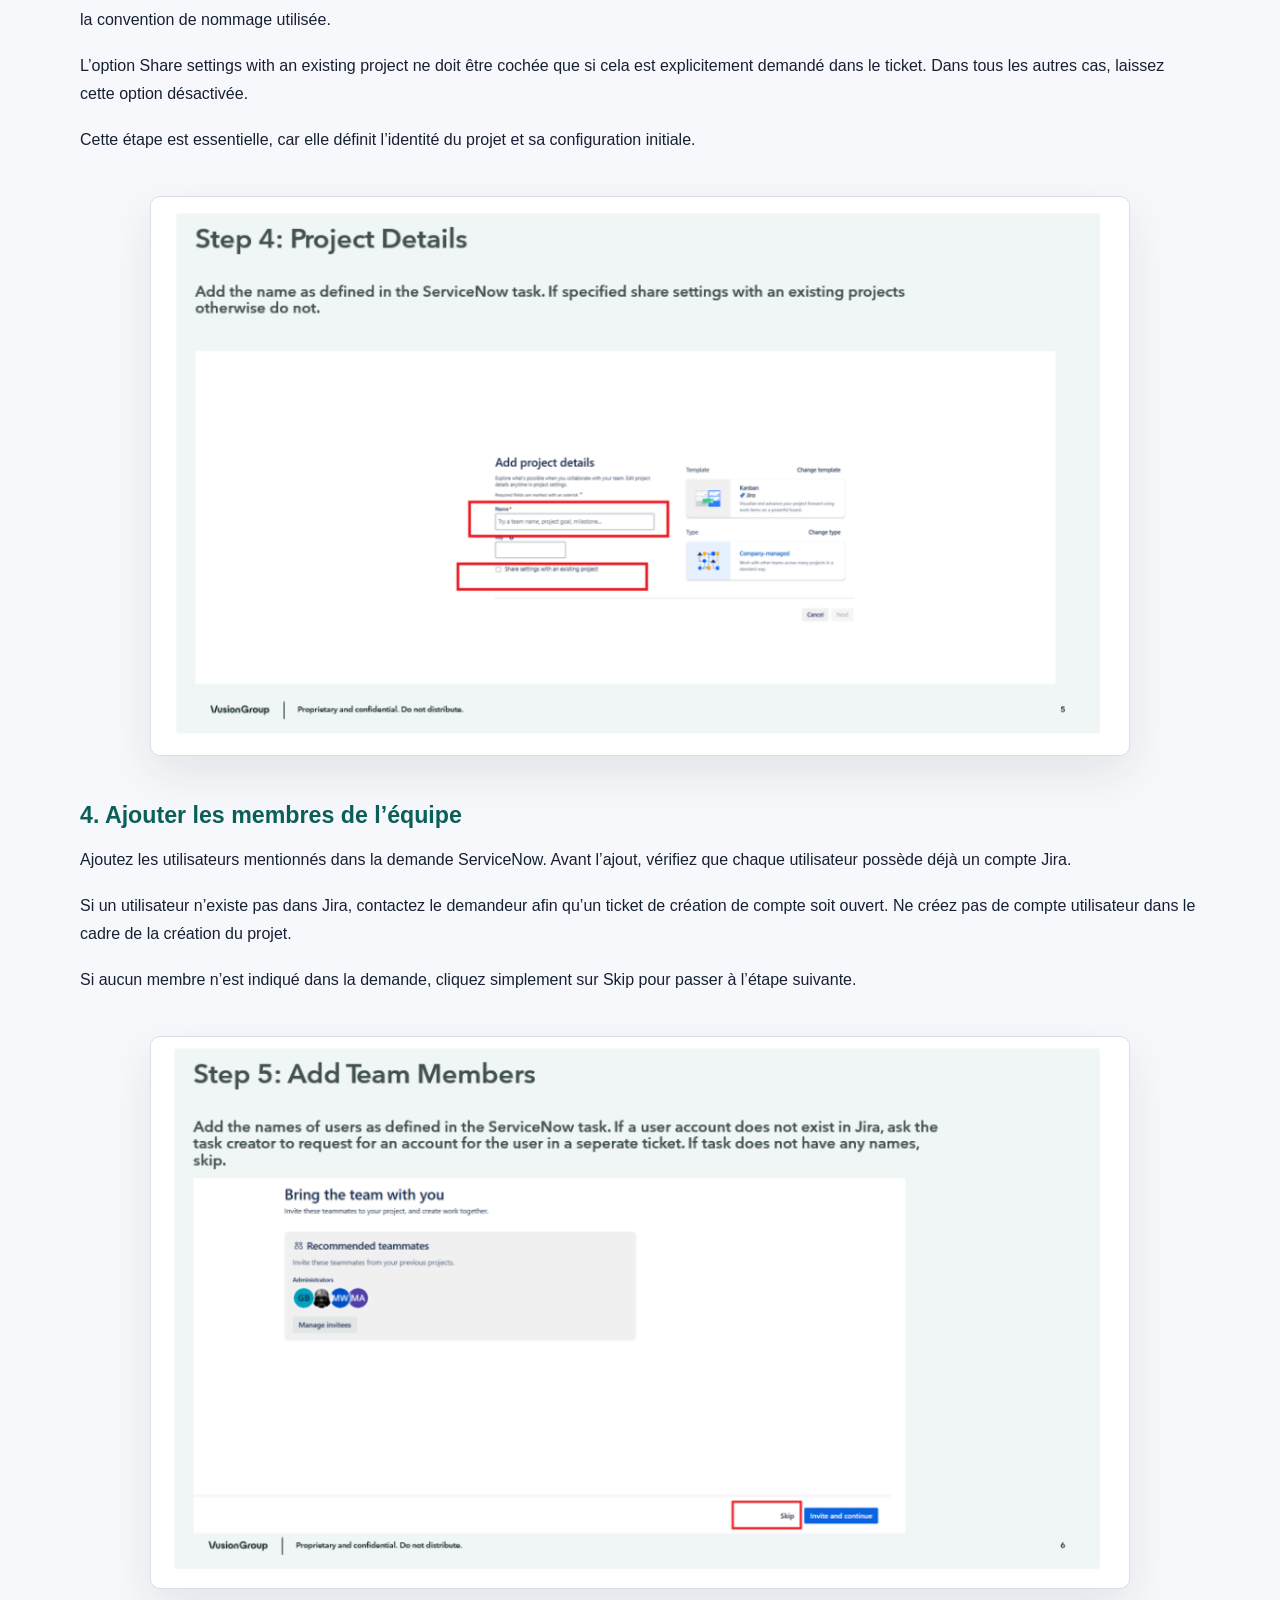
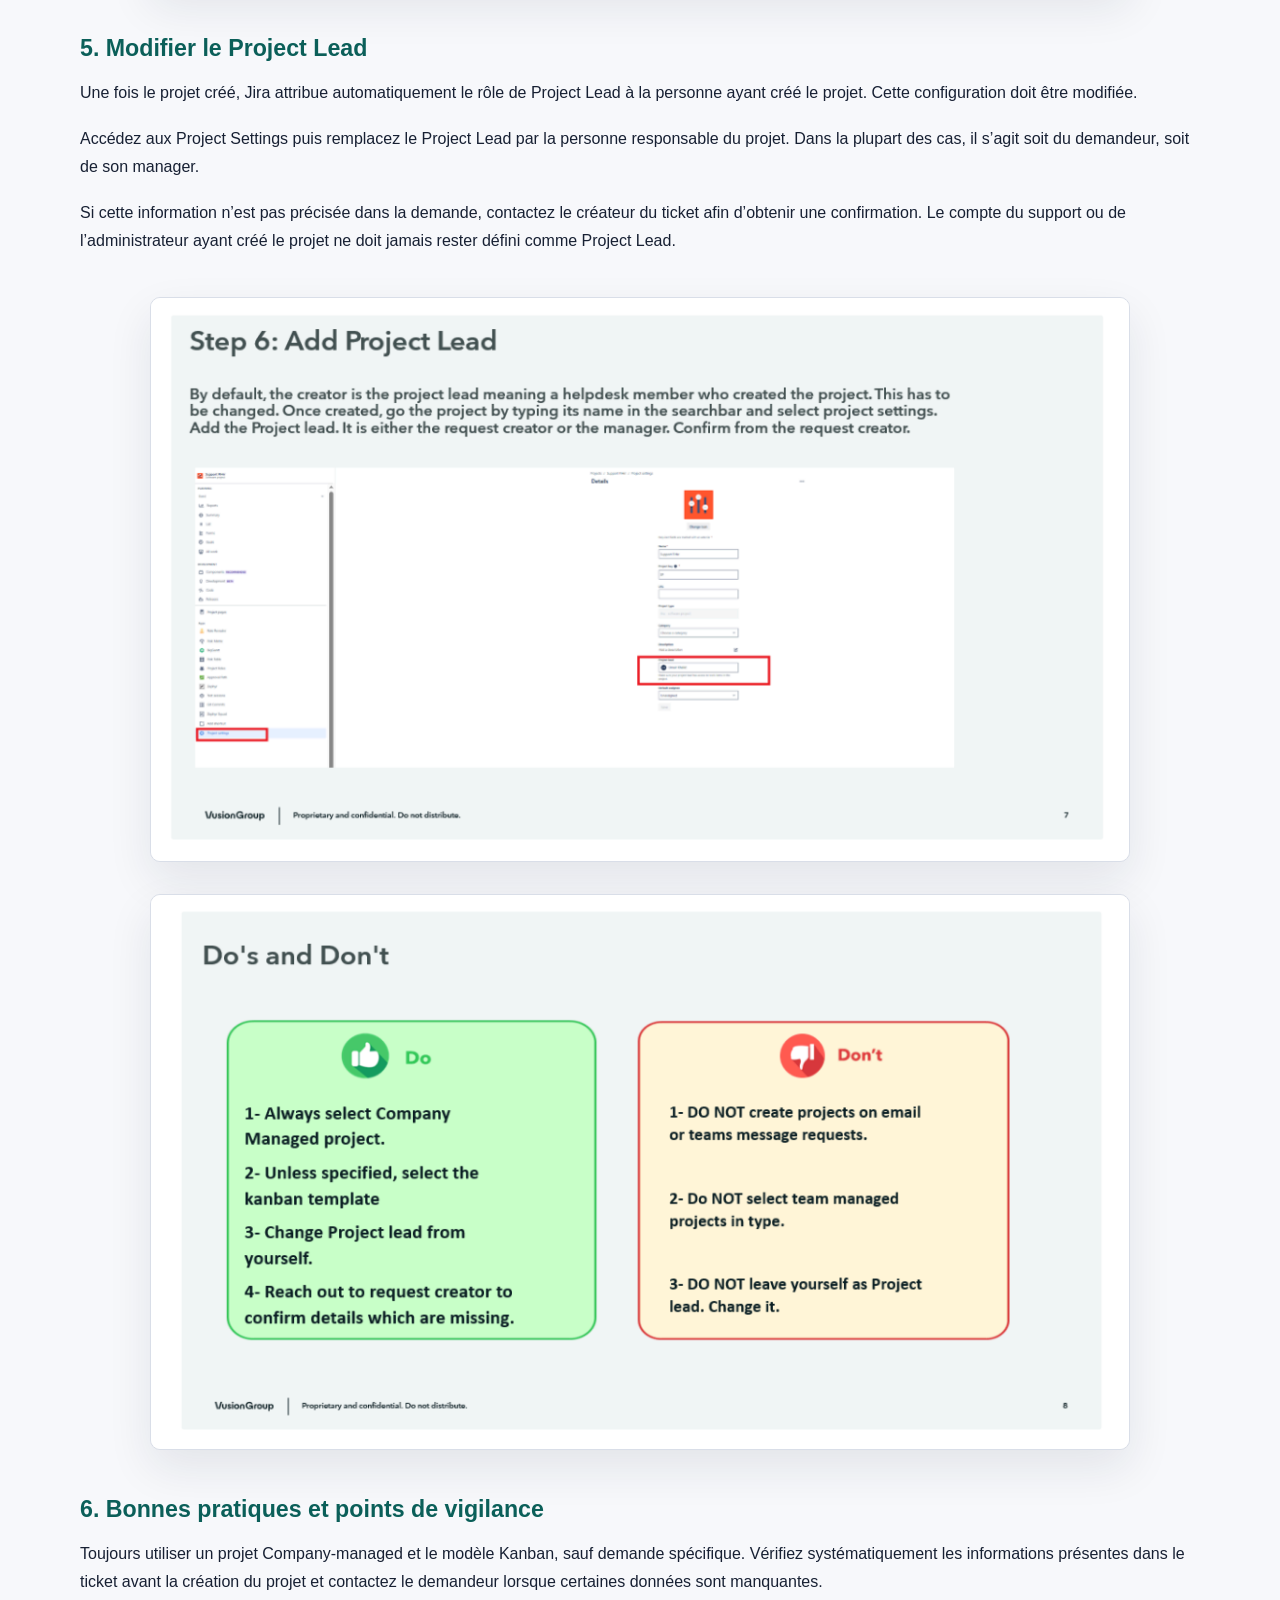
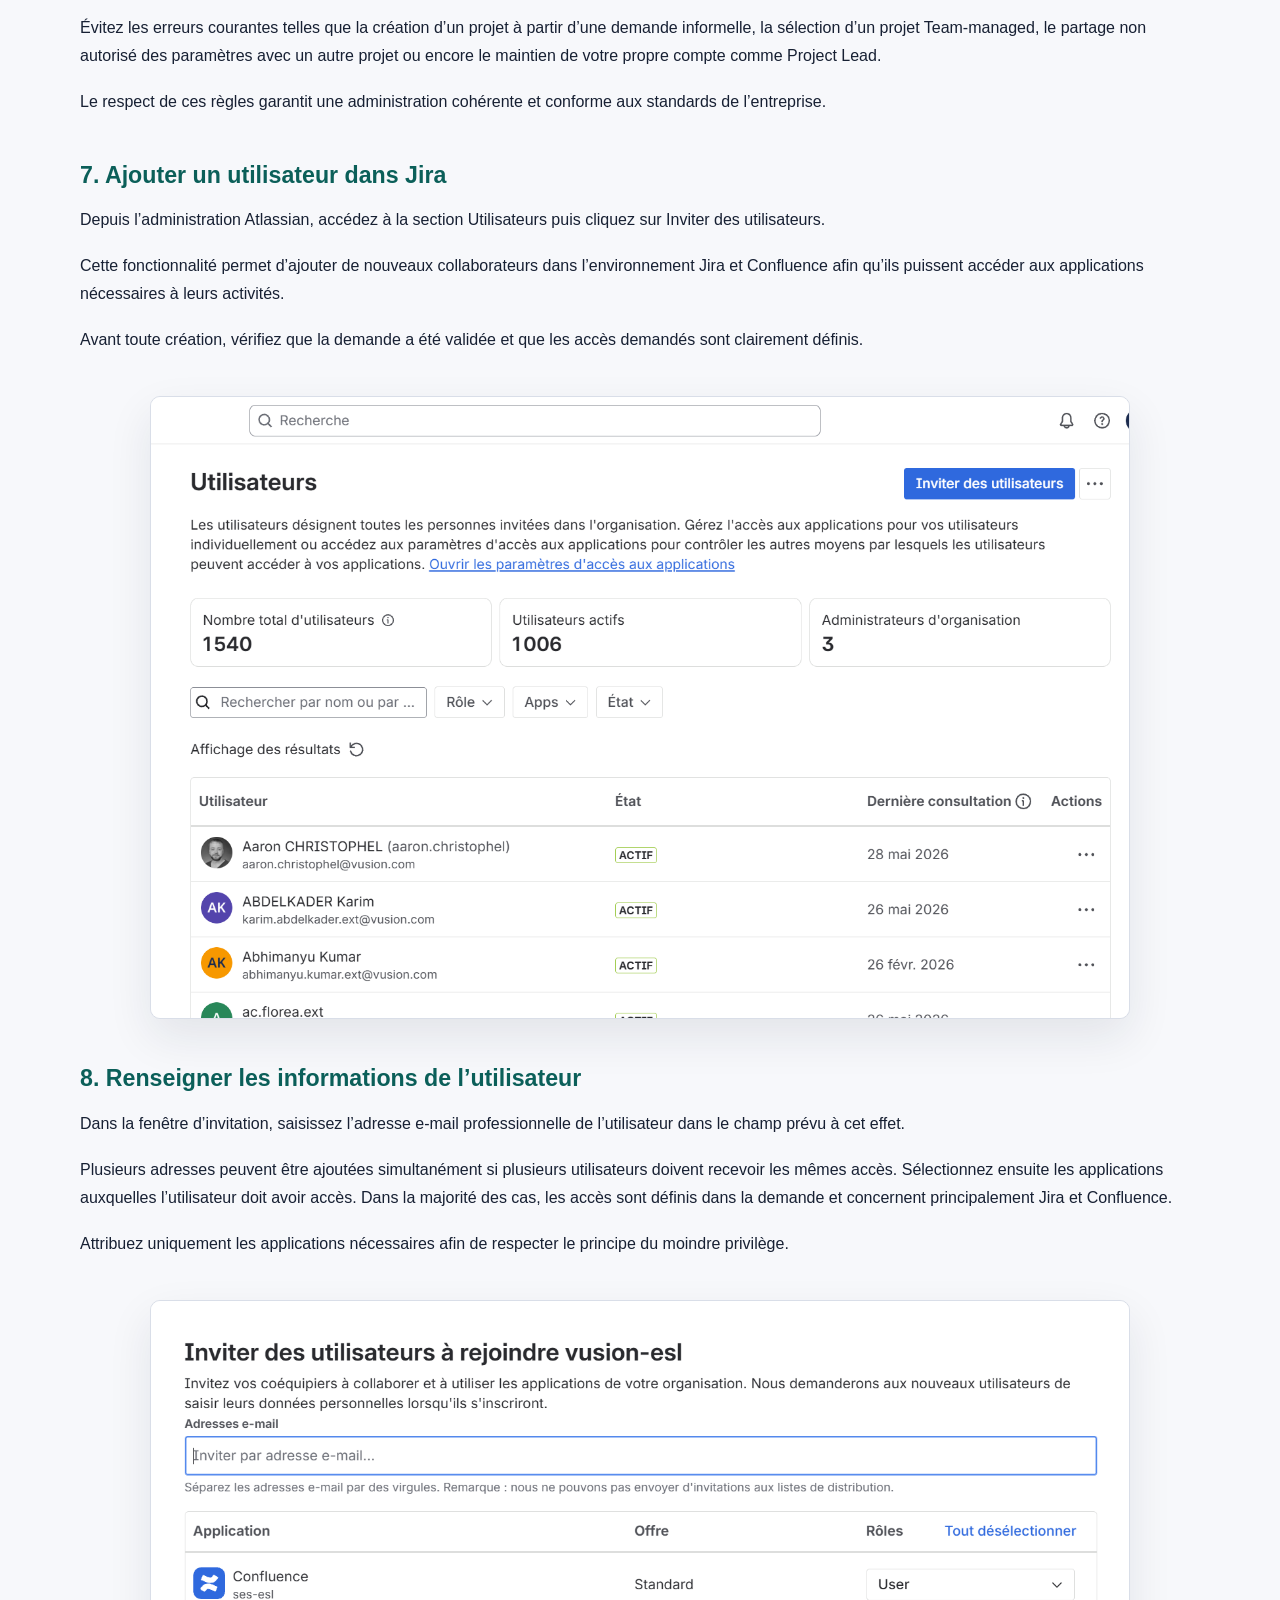
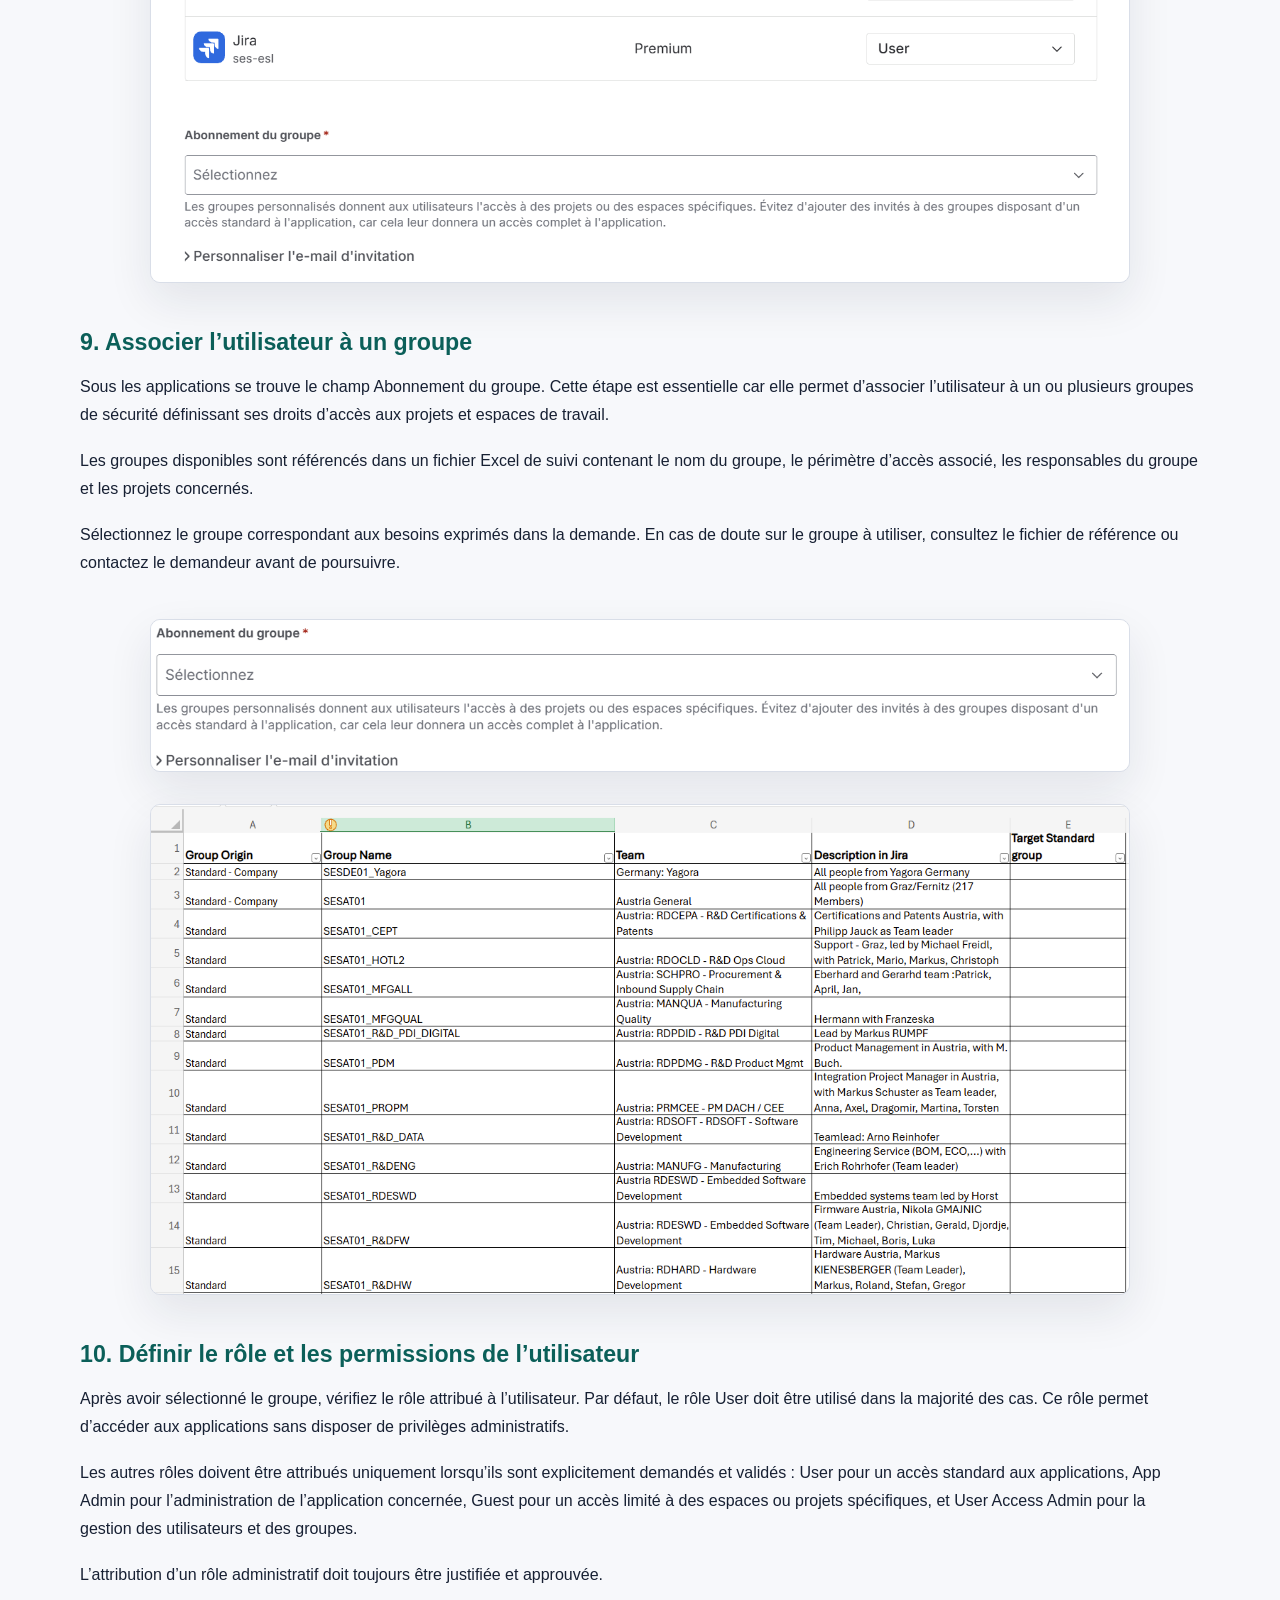
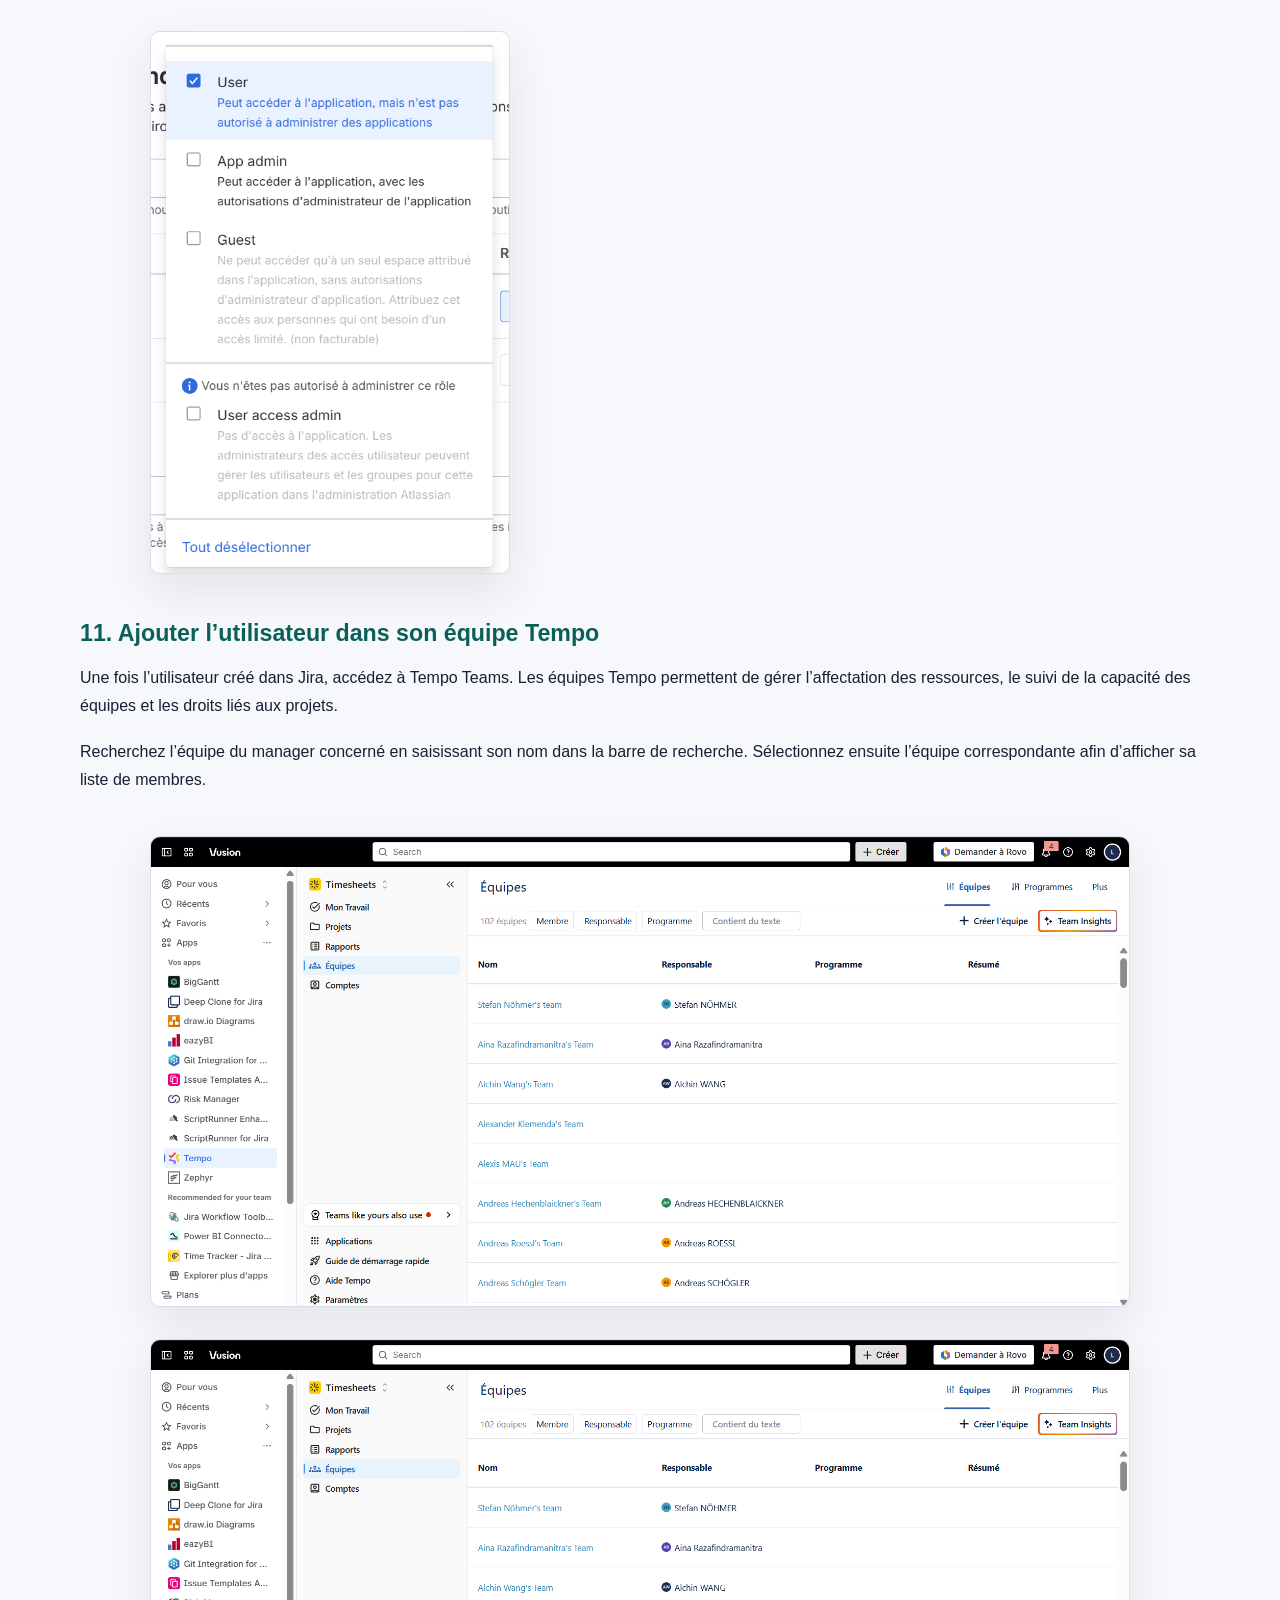
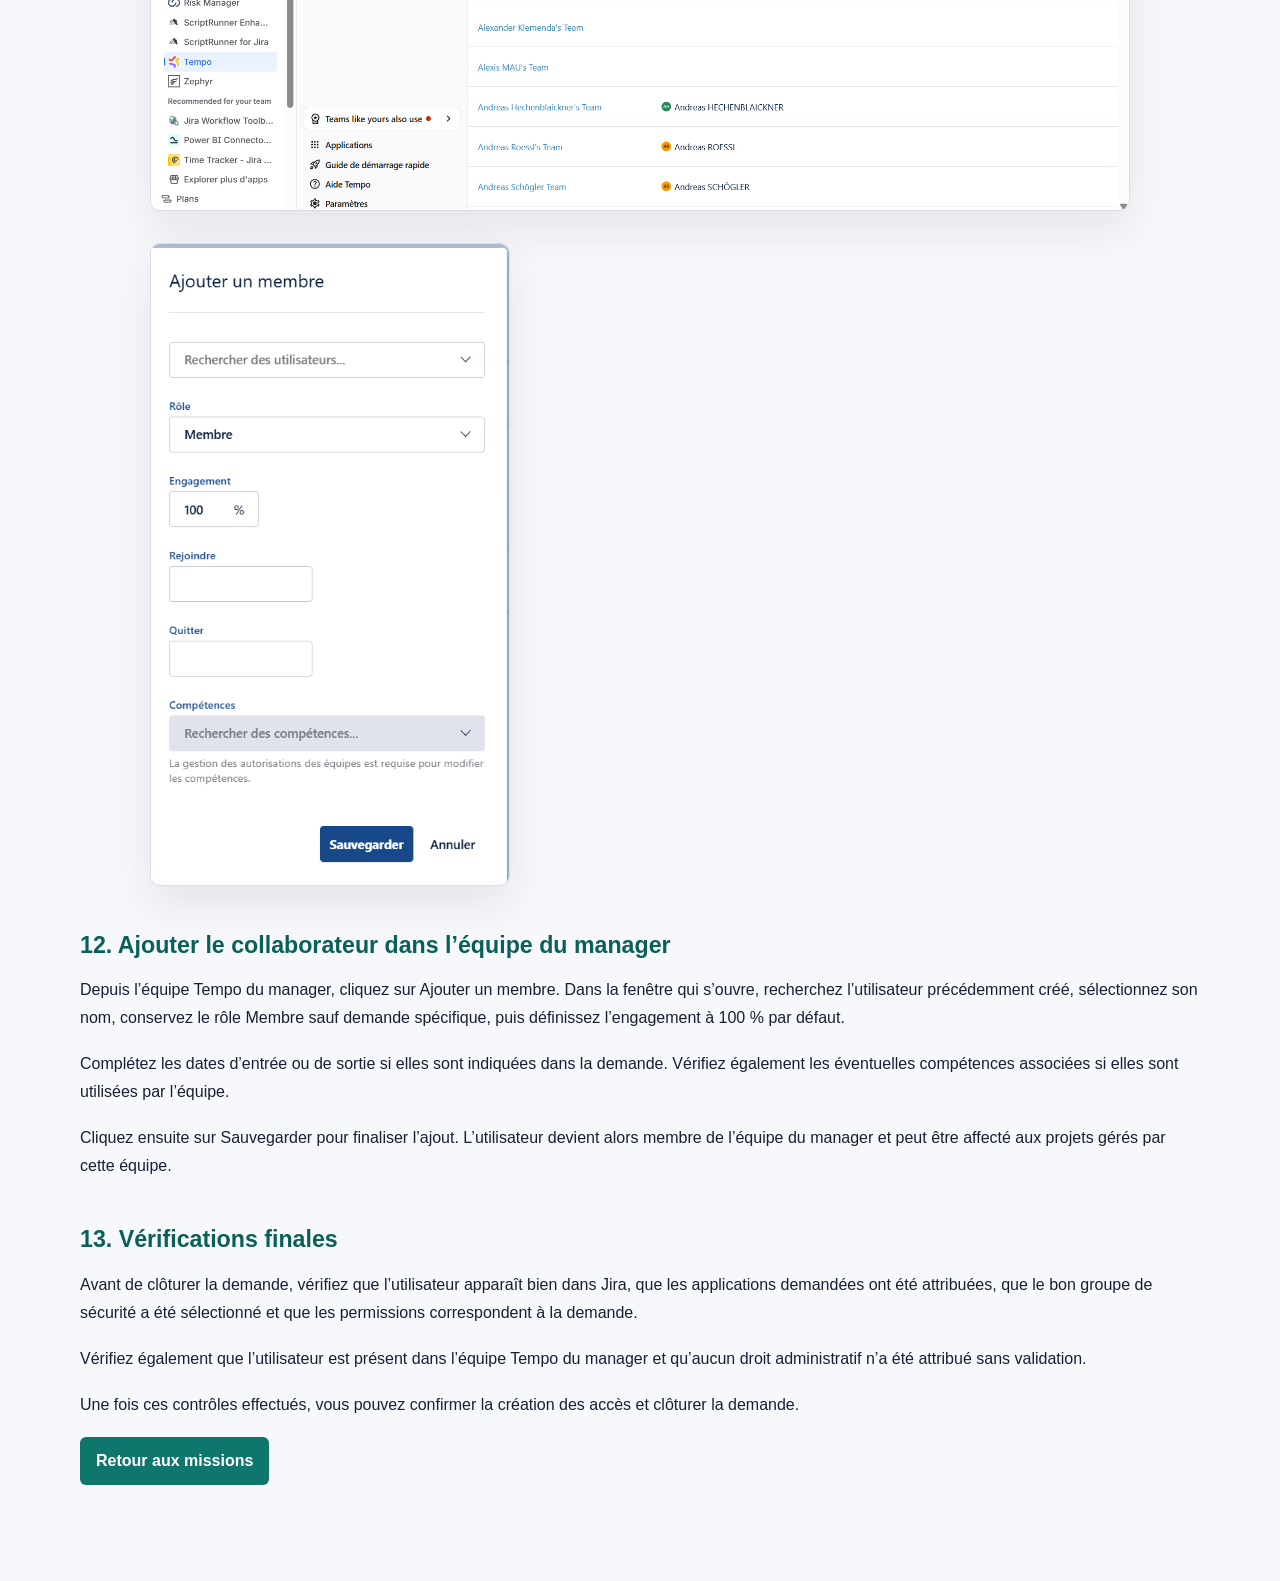
<file: mission-4.html>
<!doctype html>
<html lang="fr">
<head>
  <meta charset="utf-8" />
  <meta name="viewport" content="width=device-width, initial-scale=1" />
  <title>Mission 4 - Création d’un projet Jira</title>
  <link rel="stylesheet" href="styles.css" />
</head>

<body>

<header class="site-header">
  <nav class="nav">
    <a class="brand" href="index.html">Toni Ljubisavljevic</a>

    <div class="nav-links">
      <a href="index.html#missions">Retour aux missions</a>
    </div>
  </nav>
</header>

<main>

<section class="section">

  <div class="section-heading centered">
    <p class="kicker">Mission 4</p>
    <h2>Création d’un projet Jira à partir d’une demande ServiceNow</h2>
  </div>

  <div class="mission-content">

    <h3>1. Accéder à la création du projet</h3>

    <p>
      Depuis Jira, cliquez sur le menu Projects situé dans la barre supérieure, puis sélectionnez Create project.
      Cette action ouvre l’assistant de création qui permettra de configurer un nouveau projet selon les besoins
      définis dans la demande ServiceNow.
    </p>

    <p>
      La création d’un projet doit toujours être réalisée à partir d’une demande officielle. Les demandes reçues
      par email ou via Teams ne doivent pas être traitées directement.
    </p>

    <div class="mission-images">
      <img src="assets/Capture d'écran 2026-05-29 113733.png" alt="Accès au menu Projects dans Jira" class="mission-image mission-image-large" />
      <img src="assets/Capture d'écran 2026-05-29 113745.png" alt="Création d’un projet Jira" class="mission-image mission-image-large" />
    </div>

    <h3>2. Sélectionner le modèle et le type de projet</h3>

    <p>
      Dans la liste des modèles disponibles, sélectionnez Software Development, puis choisissez le modèle Kanban.
      Ce modèle est celui qui doit être utilisé par défaut, sauf indication contraire dans la demande.
    </p>

    <p>
      Après avoir cliqué sur Use Template, Jira demande de choisir le type de projet. Il est obligatoire de
      sélectionner Company-managed Project afin de garantir une gestion centralisée des permissions, des workflows
      et des configurations.
    </p>

    <p>
      Le type Team-managed Project ne doit jamais être utilisé.
    </p>

    <div class="mission-images">
      <img src="assets/Capture d'écran 2026-05-29 113751.png" alt="Sélection du modèle Software Development dans Jira" class="mission-image mission-image-large" />
      <img src="assets/Capture d'écran 2026-05-29 113757.png" alt="Sélection du modèle Kanban dans Jira" class="mission-image mission-image-large" />
    </div>

    <h3>3. Renseigner les informations du projet</h3>

    <p>
      Saisissez le nom du projet exactement comme indiqué dans la demande ServiceNow. Vérifiez attentivement
      l’orthographe, les majuscules, les acronymes et la convention de nommage utilisée.
    </p>

    <p>
      L’option Share settings with an existing project ne doit être cochée que si cela est explicitement demandé
      dans le ticket. Dans tous les autres cas, laissez cette option désactivée.
    </p>

    <p>
      Cette étape est essentielle, car elle définit l’identité du projet et sa configuration initiale.
    </p>

    <div class="mission-images">
      <img src="assets/Capture d'écran 2026-05-29 113804.png" alt="Renseignement des informations du projet Jira" class="mission-image mission-image-large" />
    </div>

    <h3>4. Ajouter les membres de l’équipe</h3>

    <p>
      Ajoutez les utilisateurs mentionnés dans la demande ServiceNow. Avant l’ajout, vérifiez que chaque utilisateur
      possède déjà un compte Jira.
    </p>

    <p>
      Si un utilisateur n’existe pas dans Jira, contactez le demandeur afin qu’un ticket de création de compte soit
      ouvert. Ne créez pas de compte utilisateur dans le cadre de la création du projet.
    </p>

    <p>
      Si aucun membre n’est indiqué dans la demande, cliquez simplement sur Skip pour passer à l’étape suivante.
    </p>

    <div class="mission-images">
      <img src="assets/Capture d'écran 2026-05-29 113810.png" alt="Ajout des membres de l’équipe dans le projet Jira" class="mission-image mission-image-large" />
    </div>

    <h3>5. Modifier le Project Lead</h3>

    <p>
      Une fois le projet créé, Jira attribue automatiquement le rôle de Project Lead à la personne ayant créé le projet.
      Cette configuration doit être modifiée.
    </p>

    <p>
      Accédez aux Project Settings puis remplacez le Project Lead par la personne responsable du projet. Dans la plupart
      des cas, il s’agit soit du demandeur, soit de son manager.
    </p>

    <p>
      Si cette information n’est pas précisée dans la demande, contactez le créateur du ticket afin d’obtenir une confirmation.
      Le compte du support ou de l’administrateur ayant créé le projet ne doit jamais rester défini comme Project Lead.
    </p>

    <div class="mission-images">
      <img src="assets/Capture d'écran 2026-05-29 113815.png" alt="Accès aux paramètres du projet Jira" class="mission-image mission-image-large" />
      <img src="assets/Capture d'écran 2026-05-29 113824.png" alt="Modification du Project Lead dans Jira" class="mission-image mission-image-large" />
    </div>

    <h3>6. Bonnes pratiques et points de vigilance</h3>

    <p>
      Toujours utiliser un projet Company-managed et le modèle Kanban, sauf demande spécifique. Vérifiez systématiquement
      les informations présentes dans le ticket avant la création du projet et contactez le demandeur lorsque certaines
      données sont manquantes.
    </p>

    <p>
      Évitez les erreurs courantes telles que la création d’un projet à partir d’une demande informelle, la sélection
      d’un projet Team-managed, le partage non autorisé des paramètres avec un autre projet ou encore le maintien de
      votre propre compte comme Project Lead.
    </p>

    <p>
      Le respect de ces règles garantit une administration cohérente et conforme aux standards de l’entreprise.
    </p>

    <h3>7. Ajouter un utilisateur dans Jira</h3>

    <p>
      Depuis l’administration Atlassian, accédez à la section Utilisateurs puis cliquez sur Inviter des utilisateurs.
    </p>

    <p>
      Cette fonctionnalité permet d’ajouter de nouveaux collaborateurs dans l’environnement Jira et Confluence afin
      qu’ils puissent accéder aux applications nécessaires à leurs activités.
    </p>

    <p>
      Avant toute création, vérifiez que la demande a été validée et que les accès demandés sont clairement définis.
    </p>

    <div class="mission-images">
      <img src="assets/Capture d'écran 2026-05-29 112934.png" alt="Invitation d’un utilisateur depuis l’administration Atlassian" class="mission-image mission-image-large" />
    </div>

    <h3>8. Renseigner les informations de l’utilisateur</h3>

    <p>
      Dans la fenêtre d’invitation, saisissez l’adresse e-mail professionnelle de l’utilisateur dans le champ prévu
      à cet effet.
    </p>

    <p>
      Plusieurs adresses peuvent être ajoutées simultanément si plusieurs utilisateurs doivent recevoir les mêmes accès.
      Sélectionnez ensuite les applications auxquelles l’utilisateur doit avoir accès. Dans la majorité des cas, les accès
      sont définis dans la demande et concernent principalement Jira et Confluence.
    </p>

    <p>
      Attribuez uniquement les applications nécessaires afin de respecter le principe du moindre privilège.
    </p>

    <div class="mission-images">
      <img src="assets/Capture d'écran 2026-05-29 112944.png" alt="Renseignement des informations de l’utilisateur dans Atlassian" class="mission-image mission-image-large" />
    </div>

    <h3>9. Associer l’utilisateur à un groupe</h3>

    <p>
      Sous les applications se trouve le champ Abonnement du groupe. Cette étape est essentielle car elle permet
      d’associer l’utilisateur à un ou plusieurs groupes de sécurité définissant ses droits d’accès aux projets et
      espaces de travail.
    </p>

    <p>
      Les groupes disponibles sont référencés dans un fichier Excel de suivi contenant le nom du groupe, le périmètre
      d’accès associé, les responsables du groupe et les projets concernés.
    </p>

    <p>
      Sélectionnez le groupe correspondant aux besoins exprimés dans la demande. En cas de doute sur le groupe à utiliser,
      consultez le fichier de référence ou contactez le demandeur avant de poursuivre.
    </p>

    <div class="mission-images">
      <img src="assets/Capture d'écran 2026-05-29 113028.png" alt="Association de l’utilisateur à un groupe Atlassian" class="mission-image mission-image-large" />
      <img src="assets/Capture d'écran 2026-05-29 113016.png" alt="Sélection du groupe utilisateur dans Atlassian" class="mission-image mission-image-large" />
    </div>

    <h3>10. Définir le rôle et les permissions de l’utilisateur</h3>

    <p>
      Après avoir sélectionné le groupe, vérifiez le rôle attribué à l’utilisateur. Par défaut, le rôle User doit être
      utilisé dans la majorité des cas. Ce rôle permet d’accéder aux applications sans disposer de privilèges administratifs.
    </p>

    <p>
      Les autres rôles doivent être attribués uniquement lorsqu’ils sont explicitement demandés et validés :
      User pour un accès standard aux applications, App Admin pour l’administration de l’application concernée,
      Guest pour un accès limité à des espaces ou projets spécifiques, et User Access Admin pour la gestion des
      utilisateurs et des groupes.
    </p>

    <p>
      L’attribution d’un rôle administratif doit toujours être justifiée et approuvée.
    </p>

    <div class="mission-images">
      <img src="assets/Capture d'écran 2026-05-29 113041.png" alt="Définition du rôle et des permissions de l’utilisateur" class="mission-image mission-image-large" />
    </div>

    <h3>11. Ajouter l’utilisateur dans son équipe Tempo</h3>

    <p>
      Une fois l’utilisateur créé dans Jira, accédez à Tempo Teams. Les équipes Tempo permettent de gérer l’affectation
      des ressources, le suivi de la capacité des équipes et les droits liés aux projets.
    </p>

    <p>
      Recherchez l’équipe du manager concerné en saisissant son nom dans la barre de recherche. Sélectionnez ensuite
      l’équipe correspondante afin d’afficher sa liste de membres.
    </p>

    <div class="mission-images">
      <img src="assets/Capture d'écran 2026-05-29 113115.png" alt="Recherche de l’équipe du manager dans Tempo Teams" class="mission-image mission-image-large" />
      <img src="assets/Capture d'écran 2026-05-29 113115.png" alt="Accès à l’équipe Tempo du manager" class="mission-image mission-image-large" />
      <img src="assets/Capture d'écran 2026-05-29 113141.png" alt="Affichage des membres de l’équipe Tempo" class="mission-image mission-image-large" />
    </div>

    <h3>12. Ajouter le collaborateur dans l’équipe du manager</h3>

    <p>
      Depuis l’équipe Tempo du manager, cliquez sur Ajouter un membre. Dans la fenêtre qui s’ouvre, recherchez
      l’utilisateur précédemment créé, sélectionnez son nom, conservez le rôle Membre sauf demande spécifique,
      puis définissez l’engagement à 100 % par défaut.
    </p>

    <p>
      Complétez les dates d’entrée ou de sortie si elles sont indiquées dans la demande. Vérifiez également les
      éventuelles compétences associées si elles sont utilisées par l’équipe.
    </p>

    <p>
      Cliquez ensuite sur Sauvegarder pour finaliser l’ajout. L’utilisateur devient alors membre de l’équipe du manager
      et peut être affecté aux projets gérés par cette équipe.
    </p>

    <h3>13. Vérifications finales</h3>

    <p>
      Avant de clôturer la demande, vérifiez que l’utilisateur apparaît bien dans Jira, que les applications demandées
      ont été attribuées, que le bon groupe de sécurité a été sélectionné et que les permissions correspondent à la demande.
    </p>

    <p>
      Vérifiez également que l’utilisateur est présent dans l’équipe Tempo du manager et qu’aucun droit administratif
      n’a été attribué sans validation.
    </p>

    <p>
      Une fois ces contrôles effectués, vous pouvez confirmer la création des accès et clôturer la demande.
    </p>

    <p>
      <a class="button primary" href="index.html#missions">Retour aux missions</a>
    </p>

  </div>

</section>

</main>

</body>
</html>
</file>
<file: styles.css>
:root {
  --bg: #f7f8fb;
  --surface: #ffffff;
  --text: #172033;
  --muted: #5d6678;
  --line: #d9dee8;
  --primary: #0f766e;
  --primary-dark: #0b5f59;
  --accent: #0f766e;
  --soft: #eef5f4;
  --shadow: 0 18px 45px rgba(23, 32, 51, 0.09);
}

* {
  box-sizing: border-box;
}

html {
  scroll-behavior: smooth;
}

body {
  margin: 0;
  background: var(--bg);
  color: var(--text);
  font-family: Arial, Helvetica, sans-serif;
  line-height: 1.6;
}

a {
  color: inherit;
}

.site-header {
  position: sticky;
  top: 0;
  z-index: 10;
  border-bottom: 1px solid var(--line);
  background: rgba(255, 255, 255, 0.95);
  backdrop-filter: blur(10px);
}

.nav {
  display: flex;
  align-items: center;
  justify-content: space-between;
  gap: 24px;
  width: min(1120px, calc(100% - 32px));
  min-height: 68px;
  margin: 0 auto;
}

.brand {
  font-weight: 800;
  text-decoration: none;
}

.nav-links {
  display: flex;
  align-items: center;
  gap: 18px;
}

.nav-links a {
  color: var(--muted);
  font-size: 0.95rem;
  font-weight: 700;
  text-decoration: none;
}

.nav-links a:hover {
  color: var(--primary);
}

.linkedin-link {
  padding: 8px 12px;
  border: 1px solid var(--line);
  border-radius: 6px;
  color: var(--primary) !important;
}

.nav-toggle {
  display: none;
  border: 1px solid var(--line);
  border-radius: 6px;
  background: var(--surface);
  color: var(--text);
  font: inherit;
  font-weight: 700;
  padding: 8px 12px;
}

.hero {
  min-height: 620px;
  padding: 96px 0;
  background:
    linear-gradient(90deg, rgba(10, 34, 45, 0.88), rgba(15, 118, 110, 0.62)),
    url("https://images.unsplash.com/photo-1516321318423-f06f85e504b3?auto=format&fit=crop&w=1800&q=80")
      center/cover;
  color: #fff;
}

.hero-layout {
  display: grid;
  align-items: center;
  width: min(1120px, calc(100% - 32px));
  min-height: 430px;
  margin: 0 auto;
}

.hero-layout-simple {
  grid-template-columns: minmax(0, 1fr);
}

.hero-content {
  max-width: 680px;
}

h1,
h2,
h3,
p {
  overflow-wrap: anywhere;
}

h1 {
  margin: 0;
  font-size: clamp(2.7rem, 5vw, 4.8rem);
  line-height: 1.03;
}

h2 {
  margin: 0;
  font-size: 2rem;
  line-height: 1.18;
}

h3 {
  margin: 0 0 14px;
  color: var(--text);
  font-size: 1.12rem;
  line-height: 1.3;
}

.hero p {
  max-width: 680px;
  font-size: 1.16rem;
}

.hero-actions {
  display: flex;
  flex-wrap: wrap;
  gap: 12px;
  margin-top: 28px;
}

.button {
  display: inline-flex;
  align-items: center;
  justify-content: center;
  min-height: 44px;
  border-radius: 6px;
  font-weight: 800;
  text-decoration: none;
  padding: 10px 16px;
}

.button.primary {
  background: var(--primary);
  color: #fff;
}

.button.primary:hover {
  background: var(--primary-dark);
}

.button.secondary {
  border: 1px solid rgba(255, 255, 255, 0.55);
  color: #fff;
}

.section {
  width: min(1120px, calc(100% - 32px));
  margin: 0 auto;
  padding: 78px 0;
}

.section.muted {
  width: 100%;
  max-width: none;
  padding-right: max(16px, calc((100% - 1120px) / 2));
  padding-left: max(16px, calc((100% - 1120px) / 2));
  background: var(--soft);
}

.section-heading {
  max-width: 760px;
  margin-bottom: 34px;
}

.section-heading.centered {
  max-width: 820px;
  margin-right: auto;
  margin-left: auto;
  text-align: center;
}

.section-heading p {
  color: var(--muted);
}

.kicker {
  margin: 0 0 10px;
  color: var(--muted);
  font-size: 0.82rem;
  font-weight: 800;
  letter-spacing: 0.08em;
  text-transform: uppercase;
}

.profile-text-centered {
  max-width: 920px;
  margin: 0 auto;
  text-align: center;
}

.profile-text-centered p {
  margin-bottom: 22px;
}

.two-columns {
  display: grid;
  grid-template-columns: minmax(0, 1.15fr) minmax(320px, 0.85fr);
  gap: 32px;
  align-items: center;
}

.veille-text-centered {
  max-width: 680px;
  margin: 0 auto;
  text-align: center;
}

.veille-text-centered h3 {
  margin-top: 0;
  color: var(--primary-dark);
}

.veille-text-centered p {
  margin-right: auto;
  margin-left: auto;
  color: var(--text);
}

.info-panel,
.timeline article,
.skills-grid article,
.mission-card,
.contact-panel,
.contact-form,
.summary-main,
.summary-item,
.tech-column {
  border: 1px solid var(--line);
  border-radius: 8px;
  background: var(--surface);
  box-shadow: var(--shadow);
}

.timeline article,
.skills-grid article,
.mission-card,
.contact-panel,
.summary-main,
.summary-item,
.tech-column {
  padding: 24px;
}

.timeline,
.skills-grid,
.missions-grid,
.summary-list,
.tech-stack {
  display: grid;
  gap: 18px;
}

.timeline {
  grid-template-columns: repeat(4, minmax(0, 1fr));
}

.missions-grid {
  grid-template-columns: repeat(2, minmax(0, 1fr));
}

.tech-stack {
  grid-template-columns: repeat(4, minmax(0, 1fr));
}

.tech-column {
  border: 1px solid var(--line);
  border-radius: 8px;
  background: var(--surface);
  box-shadow: var(--shadow);
}

.tech-column h3 {
  margin: 0 0 14px;
  color: var(--text);
  font-size: 1.12rem;
  line-height: 1.3;
  font-weight: 800;
}

.tech-column p {
  margin: 0;
  color: var(--text);
  line-height: 1.6;
  font-weight: normal;
  text-align: left;
}

.mission-card span {
  display: inline-block;
  margin-bottom: 10px;
  padding: 5px 10px;
  border-radius: 999px;
  background: var(--soft);
  color: var(--primary);
  font-weight: 800;
}

.animated-card,
.tech-column,
.summary-item,
.summary-main {
  transition:
    transform 0.25s ease,
    box-shadow 0.25s ease,
    border-color 0.25s ease;
}

.animated-card:hover,
.tech-column:hover,
.summary-item:hover,
.summary-main:hover {
  transform: translateY(-8px);
  border-color: var(--primary);
  box-shadow: 0 24px 60px rgba(23, 32, 51, 0.15);
}

.mission-card {
  color: var(--text);
  text-decoration: none;
}

.mission-content {
  max-width: 1180px;
  margin: 0 auto;
}

.mission-content h3 {
  margin-top: 44px;
  margin-bottom: 16px;
  color: var(--primary-dark);
  font-size: 1.45rem;
}

.mission-content h4 {
  margin-top: 30px;
  margin-bottom: 12px;
  color: var(--primary);
  font-size: 1.12rem;
}

.mission-content p {
  margin-bottom: 18px;
  color: var(--text);
  line-height: 1.75;
}

.mission-content ul {
  margin-bottom: 20px;
  padding-left: 22px;
}

.mission-content li {
  margin-bottom: 10px;
  line-height: 1.7;
}

.mission-images {
  display: grid;
  grid-template-columns: repeat(auto-fit, minmax(460px, 980px));
  justify-content: center;
  gap: 32px;
  margin: 42px 0;
}

.mission-image {
  width: 100%;
  max-width: 980px;
  height: auto;
  display: block;
  border: 1px solid var(--line);
  border-radius: 10px;
  background: var(--surface);
  box-shadow: var(--shadow);
}

.mission-image-large {
  max-width: 1320px;
}

.mission-image[src*="Capture d'écran 2026-05-29 113141.png"],
.mission-image[src*="Capture d'écran 2026-05-29 113041.png"],
.mission-image[src*="Capture d'écran 2025-11-17 140917.png"],
.mission-image[src*="Capture d'écran 2025-11-17 141231.png"] {
  max-width: 360px;
}

.image-blur-sensitive {
  filter: blur(8px);
}

.image-blur-full {
  filter: blur(14px);
}

.veille-links-panel {
  padding: 24px;
  border: 1px solid var(--line);
  border-radius: 8px;
  background:
    linear-gradient(180deg, #ffffff 0%, #f8fbfb 100%);
  box-shadow: var(--shadow);
}

.veille-links-panel h3 {
  margin-bottom: 8px;
}

.veille-links-panel p {
  margin: 0 0 18px;
  color: var(--muted);
}

.veille-sources-grid {
  display: grid;
  gap: 12px;
}

.veille-source-card {
  display: grid;
  grid-template-columns: 92px 1fr;
  gap: 4px 14px;
  align-items: center;
  padding: 14px 16px;
  border: 1px solid var(--line);
  border-radius: 8px;
  background: var(--surface);
  color: var(--text);
  text-decoration: none;
  transition:
    transform 0.2s ease,
    border-color 0.2s ease,
    box-shadow 0.2s ease;
}

.veille-source-card:hover {
  transform: translateY(-4px);
  border-color: var(--primary);
  box-shadow: 0 18px 38px rgba(23, 32, 51, 0.12);
}

.veille-source-card strong {
  grid-row: span 2;
  color: var(--primary);
  font-size: 0.9rem;
  text-transform: uppercase;
}

.veille-source-card span {
  color: var(--text);
  font-weight: 800;
}

.veille-source-card small {
  color: var(--muted);
  line-height: 1.4;
}

.table-wrap {
  overflow-x: auto;
  border: 1px solid var(--line);
  border-radius: 10px;
  background: var(--surface);
  box-shadow: var(--shadow);
}

table {
  width: 100%;
  min-width: 1050px;
  border-collapse: collapse;
  font-size: 0.94rem;
}

thead {
  background: var(--primary);
  color: #fff;
}

th,
td {
  padding: 16px 18px;
  border-bottom: 1px solid var(--line);
  text-align: left;
  vertical-align: top;
}

th {
  font-size: 0.78rem;
  letter-spacing: 0.04em;
  text-transform: uppercase;
}

tbody tr:nth-child(even) {
  background: #f8fbfb;
}

tbody tr:hover {
  background: #eef8f6;
}

td:first-child {
  color: var(--primary-dark);
  font-weight: 800;
  white-space: nowrap;
}

td {
  color: var(--text);
  line-height: 1.55;
}

.contact-layout {
  display: grid;
  grid-template-columns: minmax(360px, 0.9fr) minmax(360px, 1.1fr);
  gap: 28px;
}

.contact-info {
  display: grid;
  gap: 14px;
}

.contact-item {
  display: flex;
  align-items: center;
  gap: 14px;
  padding: 12px 14px;
  border: 1px solid var(--line);
  border-radius: 8px;
  background: #f9fafb;
}

.contact-item img {
  width: 28px;
  height: 28px;
  object-fit: contain;
  filter: grayscale(1) contrast(2);
}

.contact-item a,
.contact-item span {
  color: var(--text);
  font-weight: 800;
  text-decoration: none;
}

.contact-form {
  overflow: hidden;
  padding: 0;
  background: var(--surface);
  color: var(--text);
}

.form-header {
  padding: 26px 30px;
  background: var(--soft);
  border-bottom: 1px solid var(--line);
}

.form-header p {
  color: var(--muted);
}

.contact-form label {
  display: block;
  margin: 22px 30px 8px;
  color: var(--muted);
  font-size: 0.82rem;
  font-weight: 800;
  text-transform: uppercase;
}

.contact-form input,
.contact-form textarea {
  display: block;
  width: calc(100% - 60px);
  margin: 0 30px;
  border: 1px solid var(--line);
  border-radius: 8px;
  background: #f9fafb;
  color: var(--text);
  padding: 14px 16px;
}

.form-footer {
  display: flex;
  align-items: center;
  justify-content: space-between;
  padding: 26px 30px 30px;
}

.form-footer button {
  min-height: 48px;
  border: 0;
  border-radius: 8px;
  background: var(--primary);
  color: #fff;
  font-weight: 800;
  padding: 12px 28px;
}

.footer {
  padding: 28px 16px;
  text-align: center;
  color: var(--muted);
}

@media (max-width: 1100px) {
  .timeline,
  .tech-stack {
    grid-template-columns: repeat(2, minmax(0, 1fr));
  }

  .contact-layout {
    grid-template-columns: 1fr;
  }
}

@media (max-width: 900px) {
  .nav-toggle {
    display: inline-flex;
  }

  .nav-links {
    position: absolute;
    top: 68px;
    left: 16px;
    right: 16px;
    display: none;
    flex-direction: column;
    padding: 16px;
    border: 1px solid var(--line);
    border-radius: 8px;
    background: var(--surface);
    box-shadow: var(--shadow);
  }

  .nav-links.open {
    display: flex;
  }

  .timeline,
  .missions-grid,
  .tech-stack,
  .two-columns {
    grid-template-columns: 1fr;
  }

  .profile-text-centered {
    text-align: left;
  }

  .mission-images {
    grid-template-columns: 1fr;
  }

  .mission-image {
    max-width: 100%;
  }

  .mission-image-large {
    max-width: 100%;
  }
}

@media (max-width: 560px) {
  .hero {
    min-height: 720px;
    padding: 88px 0;
  }

  .hero-actions .button {
    width: 100%;
  }

  .form-footer {
    flex-direction: column;
  }

  .form-footer button {
    width: 100%;
  }
}
</file>
